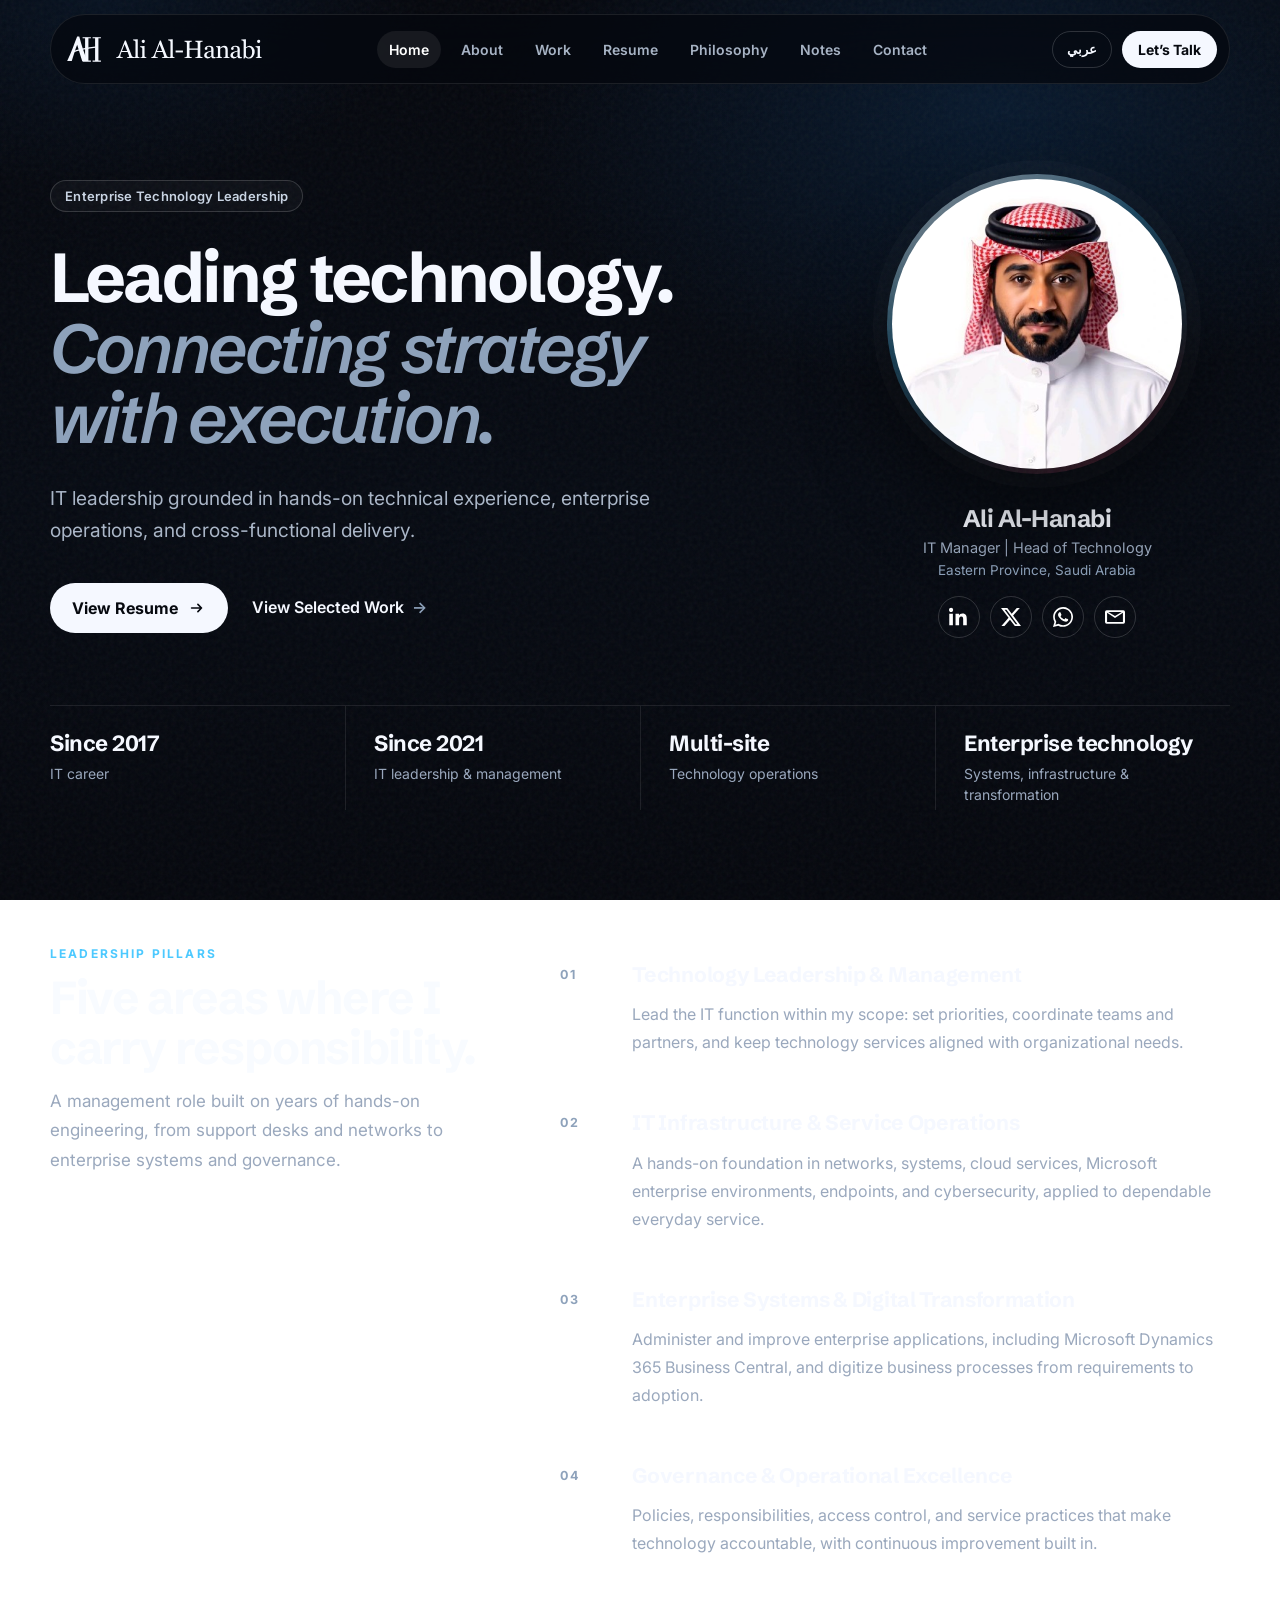
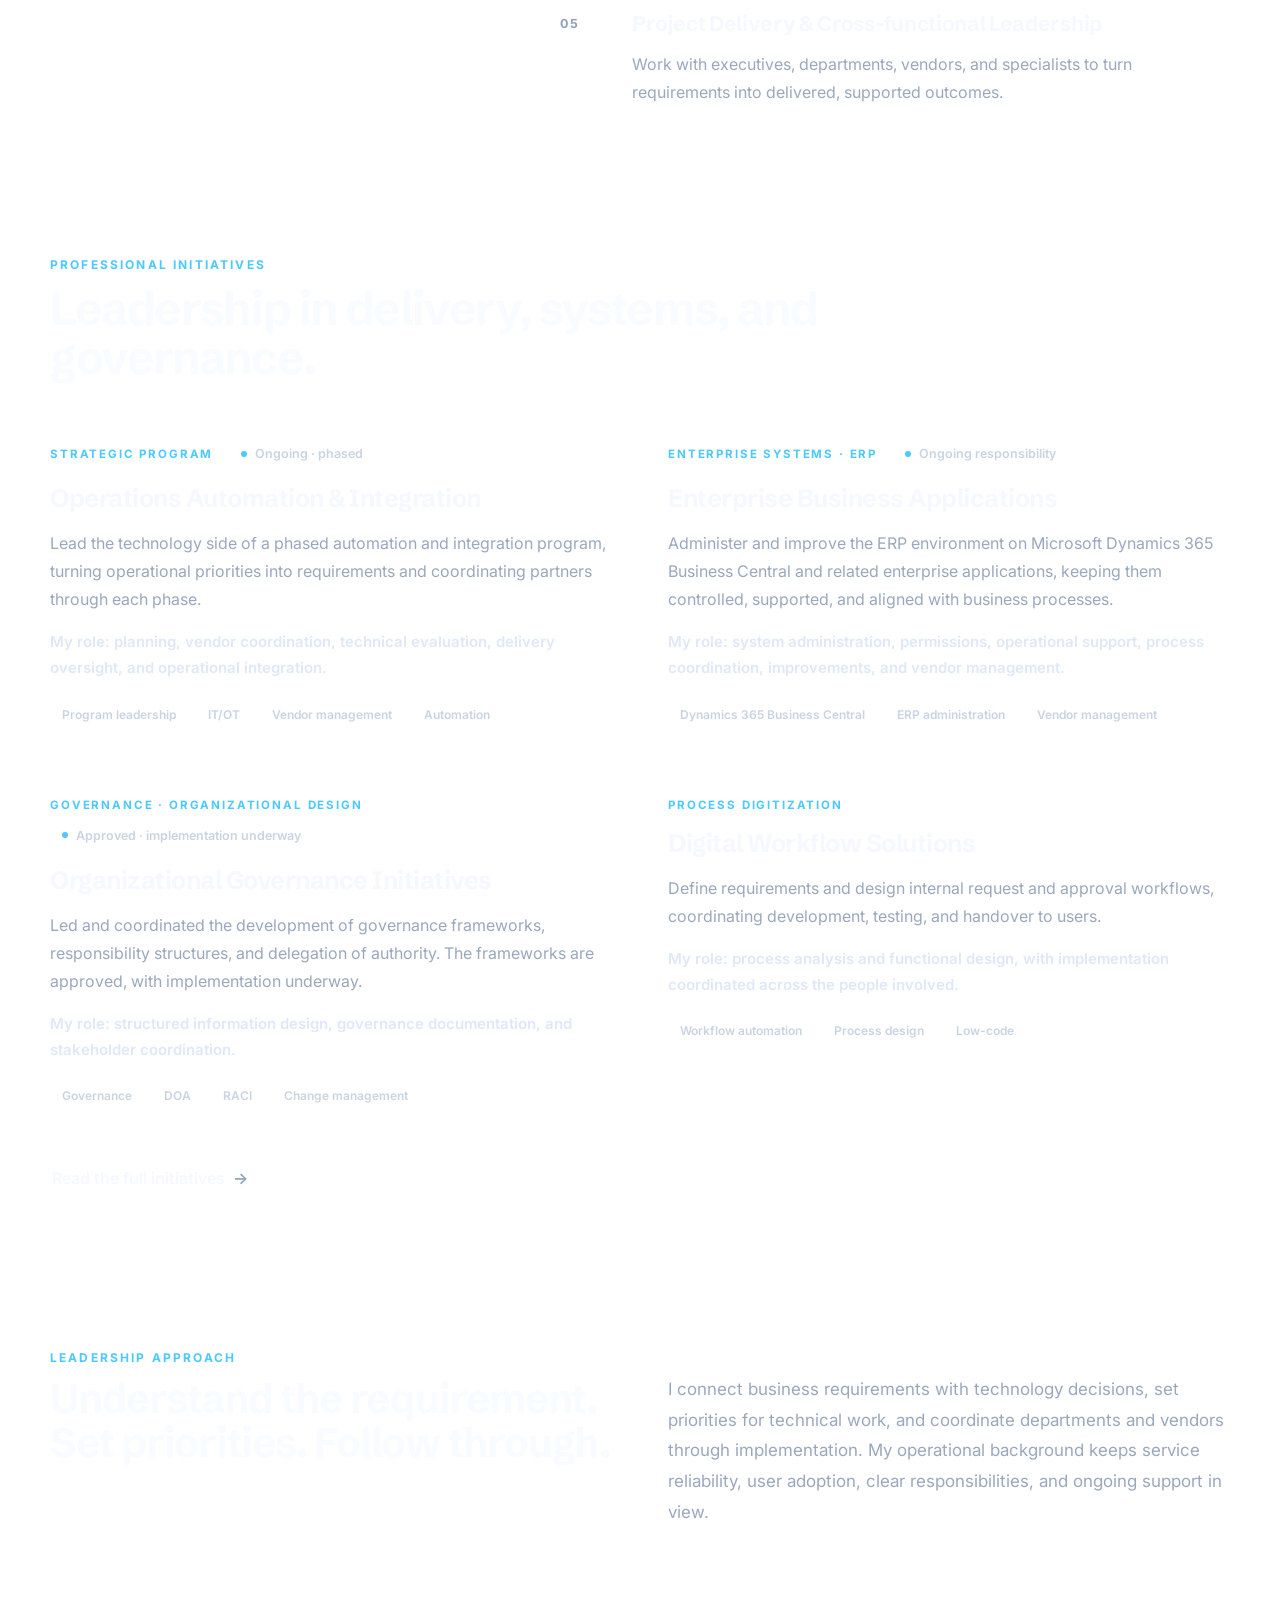
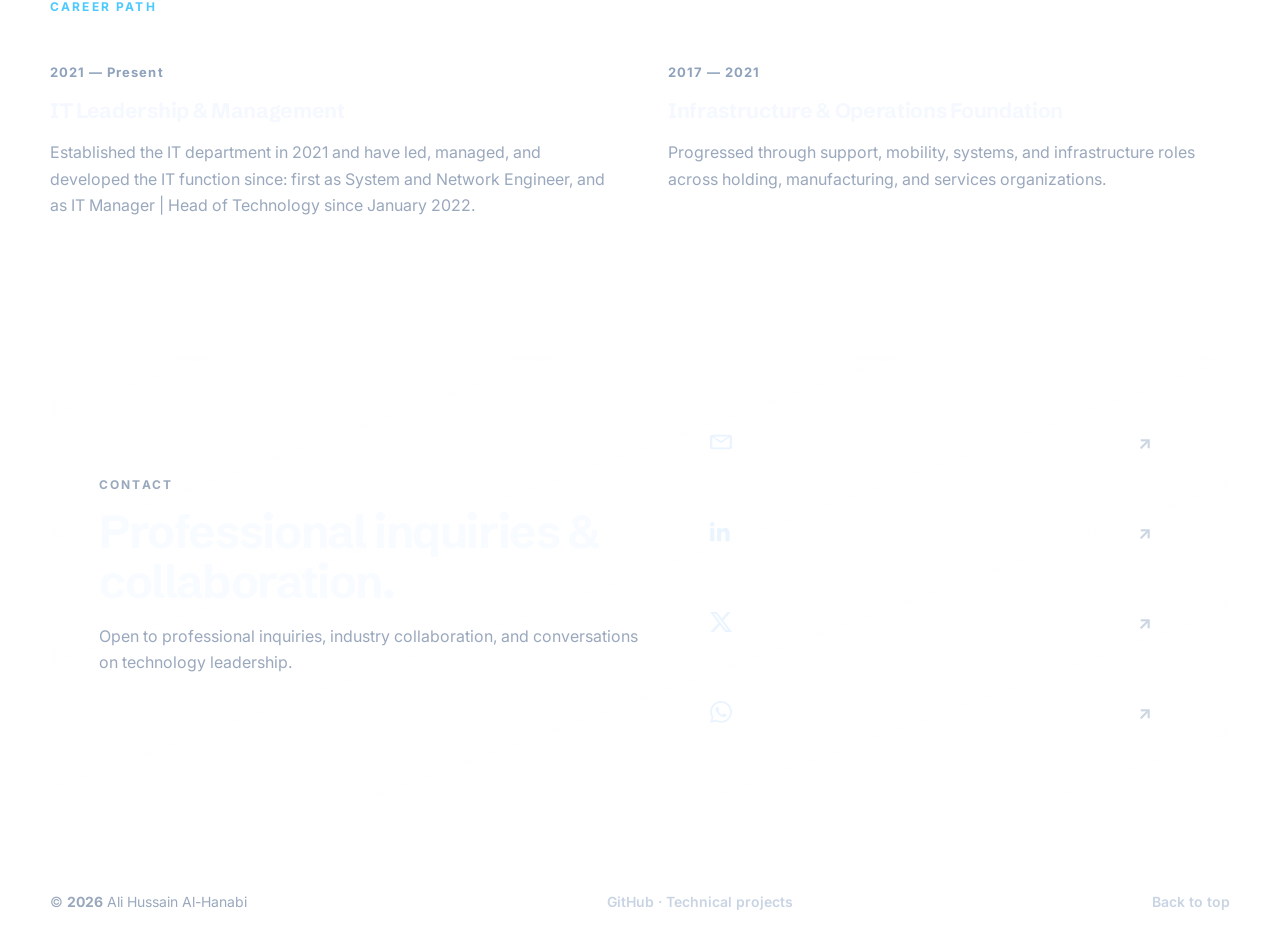
<file: index.html>
<!doctype html>
<html lang="en" dir="ltr">
<head>
  <meta charset="utf-8" />
  <meta name="viewport" content="width=device-width, initial-scale=1" />
  <script>(function(d){d.classList.add('js');if('IntersectionObserver' in window){d.classList.add('js-reveal');setTimeout(function(){if(!d.classList.contains('reveal-ready'))d.classList.remove('js-reveal');},4000);}})(document.documentElement);</script>
  <title>Ali Al-Hanabi | IT Manager &amp; Head of Technology, Saudi Arabia</title>
  <meta name="description" content="Ali Al-Hanabi is an IT Manager and Head of Technology in Saudi Arabia&#x27;s Eastern Province, leading technology strategy, IT operations, enterprise infrastructure, governance, cybersecurity, and digital transformation." />
  <meta name="keywords" content="Ali Al-Hanabi, Ali Hussain Al-Hanabi, Ali Alhanabi, علي الحنابي, علي حسين الحنابي, IT Manager, Head of Technology, IT Leadership, Technology Strategy, Digital Transformation, IT Operations, IT Governance, Cybersecurity, Enterprise Infrastructure, ERP, Saudi Arabia, Eastern Province" />
  <meta name="author" content="Ali Hussain Al-Hanabi" />
  <meta name="robots" content="index, follow, max-image-preview:large, max-snippet:-1, max-video-preview:-1" />
  <meta name="theme-color" content="#07111f" />
  <link rel="icon" href="favicon.ico?v=signature-b" sizes="any" />
  <link rel="icon" type="image/svg+xml" href="assets/favicon.svg?v=signature-b" />
  <link rel="icon" type="image/png" sizes="32x32" href="assets/favicon-32x32.png?v=signature-b" />
  <link rel="icon" type="image/png" sizes="16x16" href="assets/favicon-16x16.png?v=signature-b" />
  <link rel="apple-touch-icon" sizes="180x180" href="assets/apple-touch-icon.png?v=signature-b" />
  <link rel="manifest" href="site.webmanifest?v=signature-b" />
  <meta name="msapplication-TileColor" content="#07111f" />
  <link rel="canonical" href="https://www.alhanabi.com/" />
  <link rel="alternate" hreflang="en" href="https://www.alhanabi.com/" />
  <link rel="alternate" hreflang="ar" href="https://www.alhanabi.com/" />
  <link rel="alternate" hreflang="x-default" href="https://www.alhanabi.com/" />
  <meta property="og:site_name" content="Ali Al-Hanabi | IT Leadership" />
  <meta property="og:title" content="Ali Al-Hanabi | IT Manager &amp; Head of Technology, Saudi Arabia" />
  <meta property="og:description" content="Ali Al-Hanabi is an IT Manager and Head of Technology in Saudi Arabia&#x27;s Eastern Province, leading technology strategy, IT operations, enterprise infrastructure, governance, cybersecurity, and digital transformation." />
  <meta property="og:type" content="profile" />
  <meta property="og:url" content="https://www.alhanabi.com/" />
  <meta property="og:image" content="https://www.alhanabi.com/assets/og-image.jpg" />
  <meta property="og:image:type" content="image/jpeg" />
  <meta property="og:image:width" content="1200" />
  <meta property="og:image:height" content="630" />
  <meta property="og:image:alt" content="Ali Al-Hanabi, Enterprise Technology Leadership: Leading technology. Connecting strategy with execution." />
  <meta property="og:locale" content="en_US" />
  <meta property="og:locale:alternate" content="ar_SA" />
  <meta name="twitter:card" content="summary_large_image" />
  <meta name="twitter:site" content="@alihalhanabi" />
  <meta name="twitter:creator" content="@alihalhanabi" />
  <meta name="twitter:title" content="Ali Al-Hanabi | IT Manager &amp; Head of Technology, Saudi Arabia" />
  <meta name="twitter:description" content="Ali Al-Hanabi is an IT Manager and Head of Technology in Saudi Arabia&#x27;s Eastern Province, leading technology strategy, IT operations, enterprise infrastructure, governance, cybersecurity, and digital transformation." />
  <meta name="twitter:image" content="https://www.alhanabi.com/assets/og-image.jpg" />
  <meta name="twitter:image:alt" content="Ali Al-Hanabi, Enterprise Technology Leadership: Leading technology. Connecting strategy with execution." />
  <script type="application/ld+json">{"@context":"https://schema.org","@graph":[{"@type":"Person","@id":"https://www.alhanabi.com/#person","name":"Ali Al-Hanabi","alternateName":["Ali Hussain Al-Hanabi","Ali Alhanabi","Ali Hussain Alhanabi","علي حسين الحنابي","علي الحنابي"],"jobTitle":["IT Manager","Head of Technology"],"url":"https://www.alhanabi.com/","email":"ali@alhanabi.com","image":"https://www.alhanabi.com/assets/profile.jpg","address":{"@type":"PostalAddress","addressRegion":"Eastern Province","addressCountry":"SA"},"sameAs":["https://www.linkedin.com/in/ali-al-hanabi-09a138151/","https://x.com/alihalhanabi","https://github.com/abu3lhassan"],"knowsAbout":["IT strategy","IT leadership","digital transformation","IT operations","IT service management","IT governance","cybersecurity","enterprise infrastructure","cloud platforms","ERP and enterprise applications","business continuity","technology project management","vendor management"]},{"@type":"WebSite","@id":"https://www.alhanabi.com/#website","url":"https://www.alhanabi.com/","name":"Ali Al-Hanabi | IT Leadership","publisher":{"@id":"https://www.alhanabi.com/#person"},"inLanguage":["en","ar"]},{"@type":"WebPage","@id":"https://www.alhanabi.com/#webpage","url":"https://www.alhanabi.com/","name":"Ali Al-Hanabi | IT Manager & Head of Technology, Saudi Arabia","description":"Ali Al-Hanabi is an IT Manager and Head of Technology in Saudi Arabia's Eastern Province, leading technology strategy, IT operations, enterprise infrastructure, governance, cybersecurity, and digital transformation.","isPartOf":{"@id":"https://www.alhanabi.com/#website"},"about":{"@id":"https://www.alhanabi.com/#person"},"primaryImageOfPage":{"@type":"ImageObject","url":"https://www.alhanabi.com/assets/profile.jpg"},"inLanguage":["en","ar"]}]}</script>
  <link rel="preconnect" href="https://fonts.googleapis.com">
  <link rel="preconnect" href="https://fonts.gstatic.com" crossorigin>
  <link href="https://fonts.googleapis.com/css2?family=Inter:wght@400;500;600;700;800;900&family=Schibsted+Grotesk:ital,wght@0,500;0,600;0,700;0,800;1,500;1,600;1,700&family=Tajawal:wght@400;500;700;800;900&display=swap" rel="stylesheet">
  <link rel="stylesheet" href="styles.css" />
  <script src="profile-data.js"></script>
</head>
<body>
  <div class="noise"></div>
  <div class="cursor-glow" id="cursorGlow"></div>

  <header class="site-header" id="top">
    <a class="brand signature-brand" href="index.html" aria-label="Ali Al-Hanabi home" data-i18n-aria-label="home_label">
      <img class="signature-monogram" src="assets/signature-executive-monogram.svg" width="40" height="40" alt="" aria-hidden="true"><img class="signature-wordmark" src="assets/signature-executive-wordmark.svg" width="148" height="23" alt="Ali Al-Hanabi"><span class="brand-context" data-i18n="brand_descriptor">IT Leadership</span>
    </a>
    <button class="mobile-nav-toggle" id="mobileNavToggle" type="button" aria-controls="primaryNav" aria-label="Open navigation" aria-expanded="false"><span></span><span></span><span></span></button>
    <nav class="nav" id="primaryNav" aria-label="Primary navigation" data-i18n-aria-label="nav_label">
      <a data-i18n="nav_home" href="index.html" aria-current="page">Home</a>
      <a data-i18n="nav_about" href="about.html">About</a>
      <a data-i18n="nav_work" href="work.html">Work</a>
      <a data-i18n="nav_resume" href="resume.html">Resume</a>
      <a data-i18n="nav_philosophy" href="philosophy.html">Philosophy</a>
      <a data-i18n="nav_notes" href="notes.html">Notes</a>
      <a data-i18n="nav_contact" href="contact.html">Contact</a>
    </nav>
    <div class="header-actions">
      <button class="lang-toggle" id="langToggle" type="button">عربي</button>
      <a class="magnetic-btn small" href="contact.html"><span data-i18n="lets_talk">Let’s Talk</span></a>
    </div>
  </header>

  <main>
    <section class="hero section-shell">
      <div class="hero-grid">
        <div class="hero-copy reveal">
          <p class="hero-tag"><span data-i18n="eyebrow">Enterprise Technology Leadership</span></p>
          <h1><span class="visually-hidden"><span id="heroName">Ali Al-Hanabi</span>, </span><span class="hero-line" data-i18n="hero_line">Leading technology.</span> <em data-i18n="hero_line_2">Connecting strategy with execution.</em></h1>
          <p class="hero-statement" data-i18n="hero_statement">IT leadership grounded in hands-on technical experience, enterprise operations, and cross-functional delivery.</p>
          <div class="hero-actions">
            <a class="magnetic-btn" href="resume.html"><span data-i18n="view_resume">View Resume</span><svg class="btn-arrow" viewBox="0 0 20 20" aria-hidden="true" focusable="false"><path d="M4 10h11m-4-4 4 4-4 4" fill="none" stroke="currentColor" stroke-width="1.8" stroke-linecap="round" stroke-linejoin="round"/></svg></a>
            <a class="text-link" href="work.html"><span data-i18n="view_work">View Selected Work</span></a>
          </div>
        </div>
        <aside class="hero-portrait reveal delay-1" aria-label="Professional profile" data-i18n-aria-label="profile_label">
          <div class="profile-orb has-photo" id="profileOrb"><img id="profilePhoto" src="assets/profile.jpg" width="400" height="400" alt="Ali Al-Hanabi profile photo"><span>AA</span></div>
          <div class="portrait-caption">
            <h2 id="cardName">Ali Al-Hanabi</h2>
            <p id="cardTitle">IT Manager | Head of Technology</p>
            <p class="portrait-location" id="heroLocation">Eastern Province, Saudi Arabia</p>
            <div class="social-strip" id="heroSocial">
              <a class="icon-btn" href="https://www.linkedin.com/in/ali-al-hanabi-09a138151/" target="_blank" rel="noopener" aria-label="LinkedIn profile"><svg viewBox="0 0 24 24"><path d="M4.98 3.5C4.98 4.88 3.86 6 2.5 6S0 4.88 0 3.5 1.12 1 2.5 1s2.48 1.12 2.48 2.5zM.34 8h4.32v14H.34V8zm7.5 0h4.14v1.92h.06c.58-1.1 1.99-2.26 4.1-2.26 4.38 0 5.19 2.88 5.19 6.63V22h-4.32v-6.84c0-1.63-.03-3.73-2.27-3.73-2.27 0-2.62 1.77-2.62 3.61V22H7.84V8z"/></svg></a>
              <a class="icon-btn" href="https://x.com/alihalhanabi" target="_blank" rel="noopener" aria-label="X profile"><svg viewBox="0 0 24 24"><path d="M18.9 1.15h3.68l-8.04 9.19L24 22.85h-7.41l-5.8-7.58-6.64 7.58H.47l8.6-9.83L0 1.15h7.6l5.24 6.93 6.06-6.93Zm-1.29 19.5h2.04L6.49 3.24H4.3l13.31 17.41Z"/></svg></a>
              <a class="icon-btn" href="https://wa.me/966578535751" target="_blank" rel="noopener" aria-label="Contact on WhatsApp"><svg viewBox="0 0 24 24"><path d="M20.52 3.45A11.84 11.84 0 0 0 12.08 0C5.51 0 .16 5.35.16 11.92c0 2.1.55 4.15 1.6 5.95L0 24l6.3-1.65a11.9 11.9 0 0 0 5.78 1.47h.01c6.57 0 11.92-5.35 11.92-11.92 0-3.18-1.24-6.17-3.49-8.45ZM12.09 21.8h-.01a9.9 9.9 0 0 1-5.05-1.38l-.36-.21-3.74.98 1-3.64-.24-.37a9.87 9.87 0 0 1-1.52-5.25c0-5.46 4.45-9.9 9.92-9.9a9.85 9.85 0 0 1 7 2.9 9.84 9.84 0 0 1 2.9 7c0 5.46-4.44 9.9-9.9 9.9Zm5.43-7.42c-.3-.15-1.76-.87-2.03-.97-.27-.1-.47-.15-.67.15-.2.3-.77.97-.94 1.17-.17.2-.35.22-.64.07-.3-.15-1.25-.46-2.39-1.47-.88-.79-1.48-1.76-1.65-2.06-.17-.3-.02-.46.13-.61.13-.13.3-.35.45-.52.15-.17.2-.3.3-.5.1-.2.05-.37-.02-.52-.07-.15-.67-1.62-.92-2.22-.24-.58-.49-.5-.67-.51h-.57c-.2 0-.52.07-.79.37-.27.3-1.04 1.02-1.04 2.49s1.07 2.89 1.22 3.08c.15.2 2.1 3.2 5.08 4.49.71.31 1.27.49 1.7.62.72.23 1.37.2 1.88.12.57-.09 1.76-.72 2.01-1.42.25-.7.25-1.29.17-1.42-.07-.12-.27-.2-.57-.35Z"/></svg></a>
              <a class="icon-btn" href="mailto:ali@alhanabi.com" target="_blank" rel="noopener" aria-label="Email Ali Al-Hanabi"><svg viewBox="0 0 24 24"><path d="M2 4h20a2 2 0 0 1 2 2v12a2 2 0 0 1-2 2H2a2 2 0 0 1-2-2V6a2 2 0 0 1 2-2Zm10 9.25L2.5 6.8V18h19V6.8L12 13.25Zm0-2.4L20.1 6H3.9L12 10.85Z"/></svg></a>
            </div>
          </div>
        </aside>
      </div>
      <dl class="metric-row" id="metrics" aria-label="Professional summary" data-i18n-aria-label="proof_label">
        <div class="metric-card"><dt>Since 2017</dt><dd>IT career</dd></div>
        <div class="metric-card"><dt>Since 2021</dt><dd>IT leadership &amp; management</dd></div>
        <div class="metric-card"><dt>Multi-site</dt><dd>Technology operations</dd></div>
        <div class="metric-card"><dt>Enterprise technology</dt><dd>Systems, infrastructure &amp; transformation</dd></div>
      </dl>
    </section>

    <section class="section-shell pillars-section" id="expertise">
      <div class="section-heading reveal">
        <p data-i18n="expertise_kicker">Leadership pillars</p>
        <h2 data-i18n="expertise_title">Five areas where I carry responsibility.</h2>
        <p class="section-lead" data-i18n="expertise_lead">A management role built on years of hands-on engineering, from support desks and networks to enterprise systems and governance.</p>
      </div>
      <ol class="pillar-list" id="strengths">
        <li class="pillar reveal"><span class="pillar-num" aria-hidden="true">01</span><h3>Technology Leadership &amp; Management</h3><p>Lead the IT function within my scope: set priorities, coordinate teams and partners, and keep technology services aligned with organizational needs.</p></li>
        <li class="pillar reveal"><span class="pillar-num" aria-hidden="true">02</span><h3>IT Infrastructure &amp; Service Operations</h3><p>A hands-on foundation in networks, systems, cloud services, Microsoft enterprise environments, endpoints, and cybersecurity, applied to dependable everyday service.</p></li>
        <li class="pillar reveal"><span class="pillar-num" aria-hidden="true">03</span><h3>Enterprise Systems &amp; Digital Transformation</h3><p>Administer and improve enterprise applications, including Microsoft Dynamics 365 Business Central, and digitize business processes from requirements to adoption.</p></li>
        <li class="pillar reveal"><span class="pillar-num" aria-hidden="true">04</span><h3>Governance &amp; Operational Excellence</h3><p>Policies, responsibilities, access control, and service practices that make technology accountable, with continuous improvement built in.</p></li>
        <li class="pillar reveal"><span class="pillar-num" aria-hidden="true">05</span><h3>Project Delivery &amp; Cross-functional Leadership</h3><p>Work with executives, departments, vendors, and specialists to turn requirements into delivered, supported outcomes.</p></li>
      </ol>
    </section>

    <section class="section-shell" id="work">
      <div class="section-heading wide reveal">
        <p data-i18n="work_kicker">Professional initiatives</p>
        <h2 data-i18n="work_title">Leadership in delivery, systems, and governance.</h2>
      </div>
      <div class="project-grid" id="projects">
        <article class="project-card reveal"><div class="initiative-meta"><span class="tag">Strategic program</span><span class="status-chip">Ongoing · phased</span></div><h3>Operations Automation &amp; Integration</h3><p>Lead the technology side of a phased automation and integration program, turning operational priorities into requirements and coordinating partners through each phase.</p><p class="impact-text">My role: planning, vendor coordination, technical evaluation, delivery oversight, and operational integration.</p><div class="stack"><span>Program leadership</span><span>IT/OT</span><span>Vendor management</span><span>Automation</span></div></article>
        <article class="project-card reveal"><div class="initiative-meta"><span class="tag">Enterprise systems · ERP</span><span class="status-chip">Ongoing responsibility</span></div><h3>Enterprise Business Applications</h3><p>Administer and improve the ERP environment on Microsoft Dynamics 365 Business Central and related enterprise applications, keeping them controlled, supported, and aligned with business processes.</p><p class="impact-text">My role: system administration, permissions, operational support, process coordination, improvements, and vendor management.</p><div class="stack"><span>Dynamics 365 Business Central</span><span>ERP administration</span><span>Vendor management</span></div></article>
        <article class="project-card reveal"><div class="initiative-meta"><span class="tag">Governance · Organizational design</span><span class="status-chip">Approved · implementation underway</span></div><h3>Organizational Governance Initiatives</h3><p>Led and coordinated the development of governance frameworks, responsibility structures, and delegation of authority. The frameworks are approved, with implementation underway.</p><p class="impact-text">My role: structured information design, governance documentation, and stakeholder coordination.</p><div class="stack"><span>Governance</span><span>DOA</span><span>RACI</span><span>Change management</span></div></article>
        <article class="project-card reveal"><div class="initiative-meta"><span class="tag">Process digitization</span></div><h3>Digital Workflow Solutions</h3><p>Define requirements and design internal request and approval workflows, coordinating development, testing, and handover to users.</p><p class="impact-text">My role: process analysis and functional design, with implementation coordinated across the people involved.</p><div class="stack"><span>Workflow automation</span><span>Process design</span><span>Low-code</span></div></article>
      </div>
      <p class="section-cta"><a class="text-link" href="work.html"><span data-i18n="more_work">Read the full initiatives</span></a></p>
    </section>

    <section class="section-shell impact-section" id="impact">
      <div class="impact-panel reveal">
        <div>
          <p class="section-kicker" data-i18n="impact_kicker">Leadership approach</p>
          <h2 data-i18n="impact_title">Understand the requirement. Set priorities. Follow through.</h2>
        </div>
        <div class="impact-copy">
          <p data-i18n="impact_text">I connect business requirements with technology decisions, set priorities for technical work, and coordinate departments and vendors through implementation. My operational background keeps service reliability, user adoption, clear responsibilities, and ongoing support in view.</p>
        </div>
      </div>
      <p class="section-kicker timeline-kicker" data-i18n="career_kicker">Career path</p>
      <div class="timeline" id="timeline">
        <article class="timeline-item reveal"><strong>2021 — Present</strong><h3>IT Leadership &amp; Management</h3><p>Established the IT department in 2021 and have led, managed, and developed the IT function since: first as System and Network Engineer, and as IT Manager | Head of Technology since January 2022.</p></article>
        <article class="timeline-item reveal"><strong>2017 — 2021</strong><h3>Infrastructure &amp; Operations Foundation</h3><p>Progressed through support, mobility, systems, and infrastructure roles across holding, manufacturing, and services organizations.</p></article>
      </div>
    </section>

    <section class="section-shell contact-section" id="contact">
      <div class="contact-card reveal">
        <div>
          <p class="section-kicker" data-i18n="contact_kicker">Contact</p>
          <h2 data-i18n="contact_title">Professional inquiries &amp; collaboration.</h2>
          <p id="availability">Open to professional inquiries, industry collaboration, and conversations on technology leadership.</p>
        </div>
        <div class="contact-actions" id="contactActions">
          <a class="contact-link" href="mailto:ali@alhanabi.com" target="_blank" rel="noopener" aria-label="Email Ali Al-Hanabi"><span class="contact-icon"><svg viewBox="0 0 24 24"><path d="M2 4h20a2 2 0 0 1 2 2v12a2 2 0 0 1-2 2H2a2 2 0 0 1-2-2V6a2 2 0 0 1 2-2Zm10 9.25L2.5 6.8V18h19V6.8L12 13.25Zm0-2.4L20.1 6H3.9L12 10.85Z"/></svg></span><b class="contact-value" dir="ltr">ali@alhanabi.com</b><span class="contact-arrow">↗</span></a>
          <a class="contact-link" href="https://www.linkedin.com/in/ali-al-hanabi-09a138151/" target="_blank" rel="noopener" aria-label="LinkedIn profile"><span class="contact-icon"><svg viewBox="0 0 24 24"><path d="M4.98 3.5C4.98 4.88 3.86 6 2.5 6S0 4.88 0 3.5 1.12 1 2.5 1s2.48 1.12 2.48 2.5zM.34 8h4.32v14H.34V8zm7.5 0h4.14v1.92h.06c.58-1.1 1.99-2.26 4.1-2.26 4.38 0 5.19 2.88 5.19 6.63V22h-4.32v-6.84c0-1.63-.03-3.73-2.27-3.73-2.27 0-2.62 1.77-2.62 3.61V22H7.84V8z"/></svg></span><b class="contact-value" dir="ltr">ali-al-hanabi</b><span class="contact-arrow">↗</span></a>
          <a class="contact-link" href="https://x.com/alihalhanabi" target="_blank" rel="noopener" aria-label="X profile"><span class="contact-icon"><svg viewBox="0 0 24 24"><path d="M18.9 1.15h3.68l-8.04 9.19L24 22.85h-7.41l-5.8-7.58-6.64 7.58H.47l8.6-9.83L0 1.15h7.6l5.24 6.93 6.06-6.93Zm-1.29 19.5h2.04L6.49 3.24H4.3l13.31 17.41Z"/></svg></span><b class="contact-value" dir="ltr">@alihalhanabi</b><span class="contact-arrow">↗</span></a>
          <a class="contact-link" href="https://wa.me/966578535751" target="_blank" rel="noopener" aria-label="Contact on WhatsApp"><span class="contact-icon"><svg viewBox="0 0 24 24"><path d="M20.52 3.45A11.84 11.84 0 0 0 12.08 0C5.51 0 .16 5.35.16 11.92c0 2.1.55 4.15 1.6 5.95L0 24l6.3-1.65a11.9 11.9 0 0 0 5.78 1.47h.01c6.57 0 11.92-5.35 11.92-11.92 0-3.18-1.24-6.17-3.49-8.45ZM12.09 21.8h-.01a9.9 9.9 0 0 1-5.05-1.38l-.36-.21-3.74.98 1-3.64-.24-.37a9.87 9.87 0 0 1-1.52-5.25c0-5.46 4.45-9.9 9.92-9.9a9.85 9.85 0 0 1 7 2.9 9.84 9.84 0 0 1 2.9 7c0 5.46-4.44 9.9-9.9 9.9Zm5.43-7.42c-.3-.15-1.76-.87-2.03-.97-.27-.1-.47-.15-.67.15-.2.3-.77.97-.94 1.17-.17.2-.35.22-.64.07-.3-.15-1.25-.46-2.39-1.47-.88-.79-1.48-1.76-1.65-2.06-.17-.3-.02-.46.13-.61.13-.13.3-.35.45-.52.15-.17.2-.3.3-.5.1-.2.05-.37-.02-.52-.07-.15-.67-1.62-.92-2.22-.24-.58-.49-.5-.67-.51h-.57c-.2 0-.52.07-.79.37-.27.3-1.04 1.02-1.04 2.49s1.07 2.89 1.22 3.08c.15.2 2.1 3.2 5.08 4.49.71.31 1.27.49 1.7.62.72.23 1.37.2 1.88.12.57-.09 1.76-.72 2.01-1.42.25-.7.25-1.29.17-1.42-.07-.12-.27-.2-.57-.35Z"/></svg></span><b class="contact-value" dir="ltr">+966 57 853 5751</b><span class="contact-arrow">↗</span></a>
        </div>
      </div>
    </section>
  </main>

  <footer class="footer">
    <span>© <b id="year">2026</b> <span data-i18n="footer_name">Ali Hussain Al-Hanabi</span></span>
    <a href="https://github.com/abu3lhassan" target="_blank" rel="noopener" data-i18n="github_link">GitHub · Technical projects</a>
    <a href="#top" data-i18n="back_top">Back to top</a>
  </footer>

  <script src="script.js"></script>
  <script>
    // Mobile navigation controller
    (() => {
      const btn = document.getElementById('mobileNavToggle');
      const nav = document.querySelector('.site-header .nav');
      if (!btn || !nav) return;
      const close = () => { nav.classList.remove('nav-open'); btn.classList.remove('is-open'); btn.setAttribute('aria-expanded', 'false'); btn.setAttribute('aria-label', document.documentElement.lang === 'ar' ? 'فتح قائمة التنقل' : 'Open navigation'); };
      btn.addEventListener('click', () => {
        const open = nav.classList.toggle('nav-open');
        btn.classList.toggle('is-open', open);
        btn.setAttribute('aria-expanded', String(open));
        btn.setAttribute('aria-label', document.documentElement.lang === 'ar' ? (open ? 'إغلاق قائمة التنقل' : 'فتح قائمة التنقل') : (open ? 'Close navigation' : 'Open navigation'));
      });
      nav.querySelectorAll('a').forEach(a => a.addEventListener('click', close));
      window.addEventListener('resize', () => { if (window.innerWidth > 920) close(); });
      document.addEventListener('keydown', e => { if (e.key === 'Escape') close(); });
    })();
  </script>
</body>
</html>
</file>
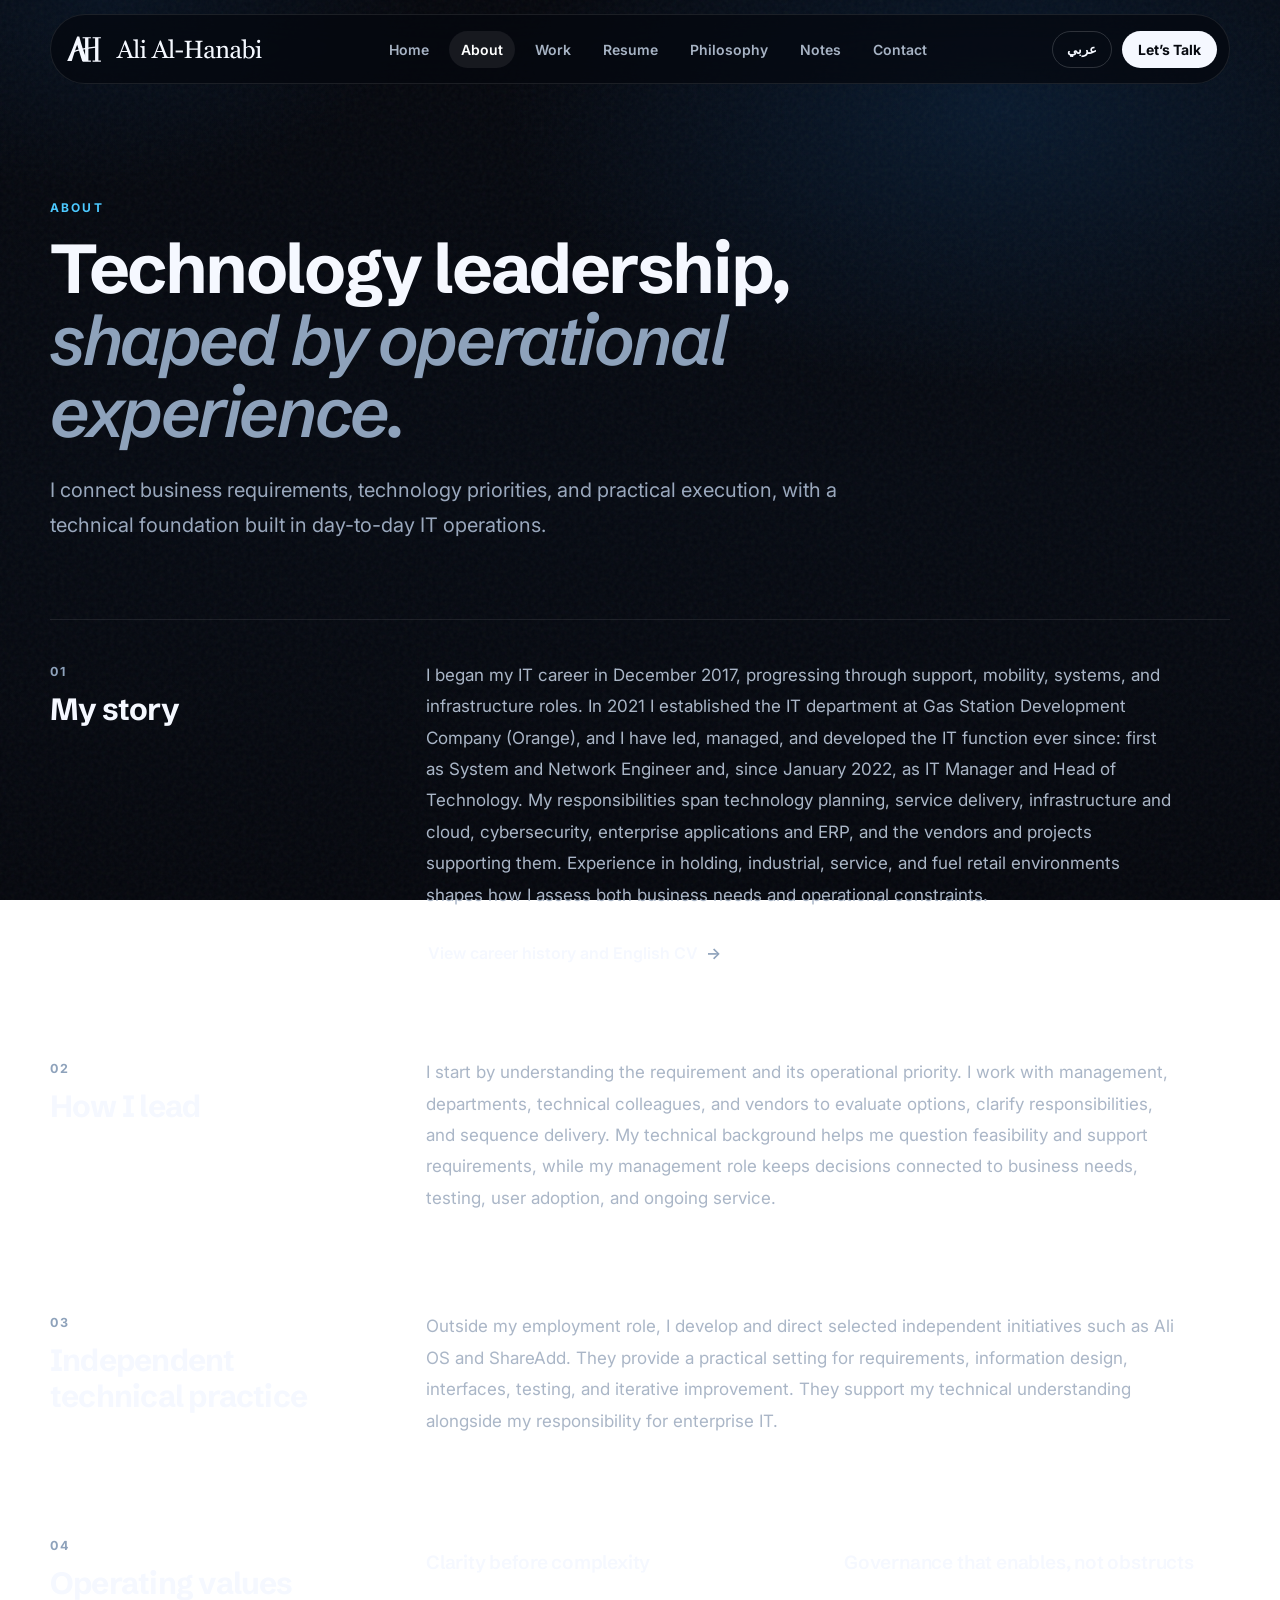
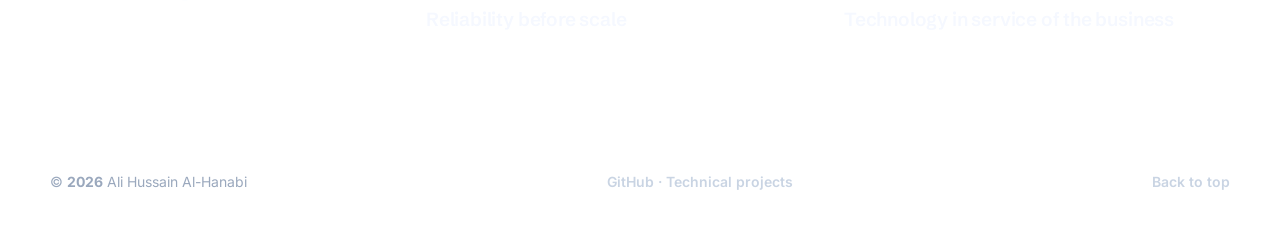
<file: about.html>
<!doctype html>
<html lang="en" dir="ltr">
<head>
  <meta charset="utf-8" />
  <meta name="viewport" content="width=device-width, initial-scale=1" />
  <script>(function(d){d.classList.add('js');if('IntersectionObserver' in window){d.classList.add('js-reveal');setTimeout(function(){if(!d.classList.contains('reveal-ready'))d.classList.remove('js-reveal');},4000);}})(document.documentElement);</script>
  <title>About Ali Al-Hanabi | IT Leadership &amp; Technology Strategy</title>
  <meta name="description" content="Ali Al-Hanabi leads enterprise technology as a business function: IT strategy, operations, infrastructure and cloud, cybersecurity, governance, and enterprise applications." />
  <meta name="keywords" content="Ali Al-Hanabi, Ali Hussain Al-Hanabi, Ali Alhanabi, علي الحنابي, علي حسين الحنابي, IT Manager, Head of Technology, IT Leadership, Technology Strategy, Digital Transformation, IT Operations, IT Governance, Cybersecurity, Enterprise Infrastructure, ERP, Saudi Arabia, Eastern Province" />
  <meta name="author" content="Ali Hussain Al-Hanabi" />
  <meta name="robots" content="index, follow, max-image-preview:large, max-snippet:-1, max-video-preview:-1" />
  <meta name="theme-color" content="#07111f" />
  <link rel="icon" href="favicon.ico?v=signature-b" sizes="any" />
  <link rel="icon" type="image/svg+xml" href="assets/favicon.svg?v=signature-b" />
  <link rel="icon" type="image/png" sizes="32x32" href="assets/favicon-32x32.png?v=signature-b" />
  <link rel="icon" type="image/png" sizes="16x16" href="assets/favicon-16x16.png?v=signature-b" />
  <link rel="apple-touch-icon" sizes="180x180" href="assets/apple-touch-icon.png?v=signature-b" />
  <link rel="manifest" href="site.webmanifest?v=signature-b" />
  <meta name="msapplication-TileColor" content="#07111f" />
  <link rel="canonical" href="https://www.alhanabi.com/about.html" />
  <link rel="alternate" hreflang="en" href="https://www.alhanabi.com/about.html" />
  <link rel="alternate" hreflang="ar" href="https://www.alhanabi.com/about.html" />
  <link rel="alternate" hreflang="x-default" href="https://www.alhanabi.com/about.html" />
  <meta property="og:site_name" content="Ali Al-Hanabi | IT Leadership" />
  <meta property="og:title" content="About Ali Al-Hanabi | IT Leadership &amp; Technology Strategy" />
  <meta property="og:description" content="Ali Al-Hanabi leads enterprise technology as a business function: IT strategy, operations, infrastructure and cloud, cybersecurity, governance, and enterprise applications." />
  <meta property="og:type" content="article" />
  <meta property="og:url" content="https://www.alhanabi.com/about.html" />
  <meta property="og:image" content="https://www.alhanabi.com/assets/og-image.jpg" />
  <meta property="og:image:type" content="image/jpeg" />
  <meta property="og:image:width" content="1200" />
  <meta property="og:image:height" content="630" />
  <meta property="og:image:alt" content="Ali Al-Hanabi, Enterprise Technology Leadership: Leading technology. Connecting strategy with execution." />
  <meta property="og:locale" content="en_US" />
  <meta property="og:locale:alternate" content="ar_SA" />
  <meta name="twitter:card" content="summary_large_image" />
  <meta name="twitter:site" content="@alihalhanabi" />
  <meta name="twitter:creator" content="@alihalhanabi" />
  <meta name="twitter:title" content="About Ali Al-Hanabi | IT Leadership &amp; Technology Strategy" />
  <meta name="twitter:description" content="Ali Al-Hanabi leads enterprise technology as a business function: IT strategy, operations, infrastructure and cloud, cybersecurity, governance, and enterprise applications." />
  <meta name="twitter:image" content="https://www.alhanabi.com/assets/og-image.jpg" />
  <meta name="twitter:image:alt" content="Ali Al-Hanabi, Enterprise Technology Leadership: Leading technology. Connecting strategy with execution." />
  <script type="application/ld+json">{"@context":"https://schema.org","@graph":[{"@type":"Person","@id":"https://www.alhanabi.com/#person","name":"Ali Al-Hanabi","alternateName":["Ali Hussain Al-Hanabi","Ali Alhanabi","Ali Hussain Alhanabi","علي حسين الحنابي","علي الحنابي"],"jobTitle":["IT Manager","Head of Technology"],"url":"https://www.alhanabi.com/","email":"ali@alhanabi.com","image":"https://www.alhanabi.com/assets/profile.jpg","address":{"@type":"PostalAddress","addressRegion":"Eastern Province","addressCountry":"SA"},"sameAs":["https://www.linkedin.com/in/ali-al-hanabi-09a138151/","https://x.com/alihalhanabi","https://github.com/abu3lhassan"],"knowsAbout":["IT strategy","IT leadership","digital transformation","IT operations","IT service management","IT governance","cybersecurity","enterprise infrastructure","cloud platforms","ERP and enterprise applications","business continuity","technology project management","vendor management"]},{"@type":"WebSite","@id":"https://www.alhanabi.com/#website","url":"https://www.alhanabi.com/","name":"Ali Al-Hanabi | IT Leadership","publisher":{"@id":"https://www.alhanabi.com/#person"},"inLanguage":["en","ar"]},{"@type":"WebPage","@id":"https://www.alhanabi.com/about.html#webpage","url":"https://www.alhanabi.com/about.html","name":"About Ali Al-Hanabi | IT Leadership & Technology Strategy","description":"Ali Al-Hanabi leads enterprise technology as a business function: IT strategy, operations, infrastructure and cloud, cybersecurity, governance, and enterprise applications.","isPartOf":{"@id":"https://www.alhanabi.com/#website"},"about":{"@id":"https://www.alhanabi.com/#person"},"primaryImageOfPage":{"@type":"ImageObject","url":"https://www.alhanabi.com/assets/profile.jpg"},"inLanguage":["en","ar"]}]}</script>
  <link rel="preconnect" href="https://fonts.googleapis.com">
  <link rel="preconnect" href="https://fonts.gstatic.com" crossorigin>
  <link href="https://fonts.googleapis.com/css2?family=Inter:wght@400;500;600;700;800;900&family=Schibsted+Grotesk:ital,wght@0,500;0,600;0,700;0,800;1,500;1,600;1,700&family=Tajawal:wght@400;500;700;800;900&display=swap" rel="stylesheet">
  <link rel="stylesheet" href="styles.css" />
</head>
<body>
  <div class="noise"></div>
  <div class="cursor-glow" id="cursorGlow"></div>

  <header class="site-header" id="top">
    <a class="brand signature-brand" href="index.html" aria-label="Ali Al-Hanabi home" data-i18n-aria-label="home_label">
      <img class="signature-monogram" src="assets/signature-executive-monogram.svg" width="40" height="40" alt="" aria-hidden="true"><img class="signature-wordmark" src="assets/signature-executive-wordmark.svg" width="148" height="23" alt="Ali Al-Hanabi"><span class="brand-context" data-i18n="brand_descriptor">IT Leadership</span>
    </a>
    <button class="mobile-nav-toggle" id="mobileNavToggle" type="button" aria-controls="primaryNav" aria-label="Open navigation" aria-expanded="false"><span></span><span></span><span></span></button>
    <nav class="nav" id="primaryNav" aria-label="Primary navigation" data-i18n-aria-label="nav_label">
      <a data-i18n="nav_home" href="index.html">Home</a>
      <a data-i18n="nav_about" href="about.html" aria-current="page">About</a>
      <a data-i18n="nav_work" href="work.html">Work</a>
      <a data-i18n="nav_resume" href="resume.html">Resume</a>
      <a data-i18n="nav_philosophy" href="philosophy.html">Philosophy</a>
      <a data-i18n="nav_notes" href="notes.html">Notes</a>
      <a data-i18n="nav_contact" href="contact.html">Contact</a>
    </nav>
    <div class="header-actions">
      <button class="lang-toggle" id="langToggle" type="button">عربي</button>
      <a class="magnetic-btn small" href="contact.html"><span data-i18n="lets_talk">Let’s Talk</span></a>
    </div>
  </header>
  <main class="page-main">
    <section class="section-shell page-hero reveal">
      <p class="section-kicker" data-i18n="about_kicker">About</p>
      <h1><span data-i18n="about_title">Technology leadership,</span> <em data-i18n="about_title_2">shaped by operational experience.</em></h1>
      <p data-i18n="about_lead">I connect business requirements, technology priorities, and practical execution, with a technical foundation built in day-to-day IT operations.</p>
    </section>
    <section class="section-shell editorial-rows">
      <article class="editorial-row reveal"><div class="row-head"><span class="row-num">01</span><h2 data-i18n="about_story_h">My story</h2></div><div class="row-body"><p data-i18n="about_story_p">I began my IT career in December 2017, progressing through support, mobility, systems, and infrastructure roles. In 2021 I established the IT department at Gas Station Development Company (Orange), and I have led, managed, and developed the IT function ever since: first as System and Network Engineer and, since January 2022, as IT Manager and Head of Technology. My responsibilities span technology planning, service delivery, infrastructure and cloud, cybersecurity, enterprise applications and ERP, and the vendors and projects supporting them. Experience in holding, industrial, service, and fuel retail environments shapes how I assess both business needs and operational constraints.</p><a class="text-link" href="resume.html"><span data-i18n="about_resume">View career history and English CV</span></a></div></article>
      <article class="editorial-row reveal"><div class="row-head"><span class="row-num">02</span><h2 data-i18n="about_edge_h">How I lead</h2></div><div class="row-body"><p data-i18n="about_edge_p">I start by understanding the requirement and its operational priority. I work with management, departments, technical colleagues, and vendors to evaluate options, clarify responsibilities, and sequence delivery. My technical background helps me question feasibility and support requirements, while my management role keeps decisions connected to business needs, testing, user adoption, and ongoing service.</p></div></article>
      <article class="editorial-row reveal"><div class="row-head"><span class="row-num">03</span><h2 data-i18n="about_personal_h">Independent technical practice</h2></div><div class="row-body"><p data-i18n="about_personal_p">Outside my employment role, I develop and direct selected independent initiatives such as Ali OS and ShareAdd. They provide a practical setting for requirements, information design, interfaces, testing, and iterative improvement. They support my technical understanding alongside my responsibility for enterprise IT.</p></div></article>
      <article class="editorial-row reveal"><div class="row-head"><span class="row-num">04</span><h2 data-i18n="about_values">Operating values</h2></div><div class="row-body"><ul class="value-inline"><li data-i18n="about_v1">Clarity before complexity</li><li data-i18n="about_v2">Governance that enables, not obstructs</li><li data-i18n="about_v3">Reliability before scale</li><li data-i18n="about_v4">Technology in service of the business</li></ul></div></article>
    </section>
  </main>
  <footer class="footer">
    <span>© <b id="year"></b> <span data-i18n="footer_name">Ali Hussain Al-Hanabi</span></span>
    <a href="https://github.com/abu3lhassan" target="_blank" rel="noopener" data-i18n="github_link">GitHub · Technical projects</a>
    <a href="#top" data-i18n="back_top">Back to top</a>
  </footer>
  <script src="site-pages.js"></script>
  <script>
    // Mobile navigation controller
    (() => {
      const btn = document.getElementById('mobileNavToggle');
      const nav = document.querySelector('.site-header .nav');
      if (!btn || !nav) return;
      const close = () => { nav.classList.remove('nav-open'); btn.classList.remove('is-open'); btn.setAttribute('aria-expanded', 'false'); btn.setAttribute('aria-label', document.documentElement.lang === 'ar' ? 'فتح قائمة التنقل' : 'Open navigation'); };
      btn.addEventListener('click', () => {
        const open = nav.classList.toggle('nav-open');
        btn.classList.toggle('is-open', open);
        btn.setAttribute('aria-expanded', String(open));
        btn.setAttribute('aria-label', document.documentElement.lang === 'ar' ? (open ? 'إغلاق قائمة التنقل' : 'فتح قائمة التنقل') : (open ? 'Close navigation' : 'Open navigation'));
      });
      nav.querySelectorAll('a').forEach(a => a.addEventListener('click', close));
      window.addEventListener('resize', () => { if (window.innerWidth > 920) close(); });
      document.addEventListener('keydown', e => { if (e.key === 'Escape') close(); });
    })();
  </script>
</body>
</html>
</file>
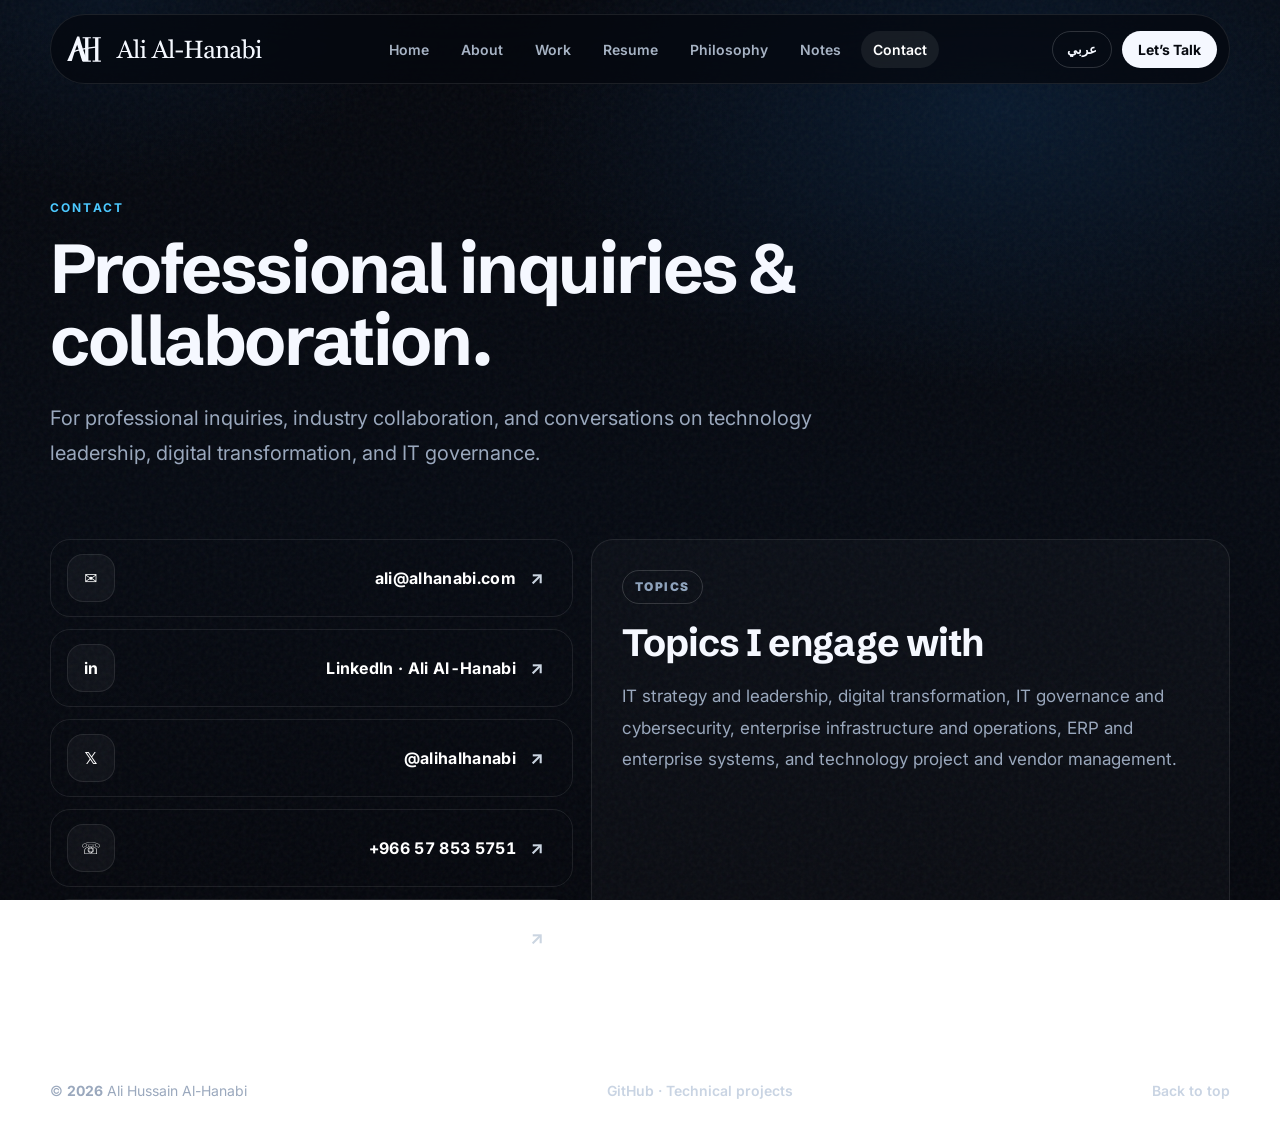
<file: contact.html>
<!doctype html>
<html lang="en" dir="ltr">
<head>
  <meta charset="utf-8" />
  <meta name="viewport" content="width=device-width, initial-scale=1" />
  <script>(function(d){d.classList.add('js');if('IntersectionObserver' in window){d.classList.add('js-reveal');setTimeout(function(){if(!d.classList.contains('reveal-ready'))d.classList.remove('js-reveal');},4000);}})(document.documentElement);</script>
  <title>Contact Ali Al-Hanabi | Professional Inquiries &amp; Collaboration</title>
  <meta name="description" content="Contact Ali Al-Hanabi for professional inquiries and collaboration on technology leadership, digital transformation, and IT governance." />
  <meta name="keywords" content="Ali Al-Hanabi, Ali Hussain Al-Hanabi, Ali Alhanabi, علي الحنابي, علي حسين الحنابي, IT Manager, Head of Technology, IT Leadership, Technology Strategy, Digital Transformation, IT Operations, IT Governance, Cybersecurity, Enterprise Infrastructure, ERP, Saudi Arabia, Eastern Province" />
  <meta name="author" content="Ali Hussain Al-Hanabi" />
  <meta name="robots" content="index, follow, max-image-preview:large, max-snippet:-1, max-video-preview:-1" />
  <meta name="theme-color" content="#07111f" />
  <link rel="icon" href="favicon.ico?v=signature-b" sizes="any" />
  <link rel="icon" type="image/svg+xml" href="assets/favicon.svg?v=signature-b" />
  <link rel="icon" type="image/png" sizes="32x32" href="assets/favicon-32x32.png?v=signature-b" />
  <link rel="icon" type="image/png" sizes="16x16" href="assets/favicon-16x16.png?v=signature-b" />
  <link rel="apple-touch-icon" sizes="180x180" href="assets/apple-touch-icon.png?v=signature-b" />
  <link rel="manifest" href="site.webmanifest?v=signature-b" />
  <meta name="msapplication-TileColor" content="#07111f" />
  <link rel="canonical" href="https://www.alhanabi.com/contact.html" />
  <link rel="alternate" hreflang="en" href="https://www.alhanabi.com/contact.html" />
  <link rel="alternate" hreflang="ar" href="https://www.alhanabi.com/contact.html" />
  <link rel="alternate" hreflang="x-default" href="https://www.alhanabi.com/contact.html" />
  <meta property="og:site_name" content="Ali Al-Hanabi | IT Leadership" />
  <meta property="og:title" content="Contact Ali Al-Hanabi | Professional Inquiries &amp; Collaboration" />
  <meta property="og:description" content="Contact Ali Al-Hanabi for professional inquiries and collaboration on technology leadership, digital transformation, and IT governance." />
  <meta property="og:type" content="article" />
  <meta property="og:url" content="https://www.alhanabi.com/contact.html" />
  <meta property="og:image" content="https://www.alhanabi.com/assets/og-image.jpg" />
  <meta property="og:image:type" content="image/jpeg" />
  <meta property="og:image:width" content="1200" />
  <meta property="og:image:height" content="630" />
  <meta property="og:image:alt" content="Ali Al-Hanabi, Enterprise Technology Leadership: Leading technology. Connecting strategy with execution." />
  <meta property="og:locale" content="en_US" />
  <meta property="og:locale:alternate" content="ar_SA" />
  <meta name="twitter:card" content="summary_large_image" />
  <meta name="twitter:site" content="@alihalhanabi" />
  <meta name="twitter:creator" content="@alihalhanabi" />
  <meta name="twitter:title" content="Contact Ali Al-Hanabi | Professional Inquiries &amp; Collaboration" />
  <meta name="twitter:description" content="Contact Ali Al-Hanabi for professional inquiries and collaboration on technology leadership, digital transformation, and IT governance." />
  <meta name="twitter:image" content="https://www.alhanabi.com/assets/og-image.jpg" />
  <meta name="twitter:image:alt" content="Ali Al-Hanabi, Enterprise Technology Leadership: Leading technology. Connecting strategy with execution." />
  <script type="application/ld+json">{"@context":"https://schema.org","@graph":[{"@type":"Person","@id":"https://www.alhanabi.com/#person","name":"Ali Al-Hanabi","alternateName":["Ali Hussain Al-Hanabi","Ali Alhanabi","Ali Hussain Alhanabi","علي حسين الحنابي","علي الحنابي"],"jobTitle":["IT Manager","Head of Technology"],"url":"https://www.alhanabi.com/","email":"ali@alhanabi.com","image":"https://www.alhanabi.com/assets/profile.jpg","address":{"@type":"PostalAddress","addressRegion":"Eastern Province","addressCountry":"SA"},"sameAs":["https://www.linkedin.com/in/ali-al-hanabi-09a138151/","https://x.com/alihalhanabi","https://github.com/abu3lhassan"],"knowsAbout":["IT strategy","IT leadership","digital transformation","IT operations","IT service management","IT governance","cybersecurity","enterprise infrastructure","cloud platforms","ERP and enterprise applications","business continuity","technology project management","vendor management"]},{"@type":"WebSite","@id":"https://www.alhanabi.com/#website","url":"https://www.alhanabi.com/","name":"Ali Al-Hanabi | IT Leadership","publisher":{"@id":"https://www.alhanabi.com/#person"},"inLanguage":["en","ar"]},{"@type":"WebPage","@id":"https://www.alhanabi.com/contact.html#webpage","url":"https://www.alhanabi.com/contact.html","name":"Contact Ali Al-Hanabi | Professional Inquiries & Collaboration","description":"Contact Ali Al-Hanabi for professional inquiries and collaboration on technology leadership, digital transformation, and IT governance.","isPartOf":{"@id":"https://www.alhanabi.com/#website"},"about":{"@id":"https://www.alhanabi.com/#person"},"primaryImageOfPage":{"@type":"ImageObject","url":"https://www.alhanabi.com/assets/profile.jpg"},"inLanguage":["en","ar"]}]}</script>
  <link rel="preconnect" href="https://fonts.googleapis.com">
  <link rel="preconnect" href="https://fonts.gstatic.com" crossorigin>
  <link href="https://fonts.googleapis.com/css2?family=Inter:wght@400;500;600;700;800;900&family=Schibsted+Grotesk:ital,wght@0,500;0,600;0,700;0,800;1,500;1,600;1,700&family=Tajawal:wght@400;500;700;800;900&display=swap" rel="stylesheet">
  <link rel="stylesheet" href="styles.css" />
</head>
<body>
  <div class="noise"></div>
  <div class="cursor-glow" id="cursorGlow"></div>

  <header class="site-header" id="top">
    <a class="brand signature-brand" href="index.html" aria-label="Ali Al-Hanabi home" data-i18n-aria-label="home_label">
      <img class="signature-monogram" src="assets/signature-executive-monogram.svg" width="40" height="40" alt="" aria-hidden="true"><img class="signature-wordmark" src="assets/signature-executive-wordmark.svg" width="148" height="23" alt="Ali Al-Hanabi"><span class="brand-context" data-i18n="brand_descriptor">IT Leadership</span>
    </a>
    <button class="mobile-nav-toggle" id="mobileNavToggle" type="button" aria-controls="primaryNav" aria-label="Open navigation" aria-expanded="false"><span></span><span></span><span></span></button>
    <nav class="nav" id="primaryNav" aria-label="Primary navigation" data-i18n-aria-label="nav_label">
      <a data-i18n="nav_home" href="index.html">Home</a>
      <a data-i18n="nav_about" href="about.html">About</a>
      <a data-i18n="nav_work" href="work.html">Work</a>
      <a data-i18n="nav_resume" href="resume.html">Resume</a>
      <a data-i18n="nav_philosophy" href="philosophy.html">Philosophy</a>
      <a data-i18n="nav_notes" href="notes.html">Notes</a>
      <a data-i18n="nav_contact" href="contact.html" aria-current="page">Contact</a>
    </nav>
    <div class="header-actions">
      <button class="lang-toggle" id="langToggle" type="button">عربي</button>
      <a class="magnetic-btn small" href="contact.html"><span data-i18n="lets_talk">Let’s Talk</span></a>
    </div>
  </header>
  <main class="page-main">
    <section class="section-shell page-hero reveal">
      <p class="section-kicker" data-i18n="contact_kicker">Contact</p>
      <h1 data-i18n="contact_title">Professional inquiries &amp; collaboration.</h1>
      <p data-i18n="contact_lead">For professional inquiries, industry collaboration, and conversations on technology leadership, digital transformation, and IT governance.</p>
    </section>
    <section class="section-shell contact-page-grid">
      <div class="contact-actions page-contact-actions reveal">
        <a class="contact-link" href="mailto:ali@alhanabi.com"><span class="contact-icon">✉</span><b class="contact-value" dir="ltr">ali@alhanabi.com</b><span class="contact-arrow">↗</span></a>
        <a class="contact-link" href="https://www.linkedin.com/in/ali-al-hanabi-09a138151/" target="_blank" rel="noopener"><span class="contact-icon">in</span><b class="contact-value" dir="auto" data-i18n="contact_linkedin_value">LinkedIn · Ali Al-Hanabi</b><span class="contact-arrow">↗</span></a>
        <a class="contact-link" href="https://x.com/alihalhanabi" target="_blank" rel="noopener"><span class="contact-icon">𝕏</span><b class="contact-value" dir="ltr">@alihalhanabi</b><span class="contact-arrow">↗</span></a>
        <a class="contact-link" href="https://wa.me/966578535751" target="_blank" rel="noopener"><span class="contact-icon">☏</span><b class="contact-value" dir="ltr">+966 57 853 5751</b><span class="contact-arrow">↗</span></a>
        <a class="contact-link" href="https://github.com/abu3lhassan" target="_blank" rel="noopener"><span class="contact-icon" aria-hidden="true">&lt;/&gt;</span><b class="contact-value" dir="auto" data-i18n="github_contact">GitHub · Selected technical projects</b><span class="contact-arrow" aria-hidden="true">↗</span></a>
      </div>
      <article class="premium-block reveal"><span class="block-num" data-i18n="contact_fit_badge">Topics</span><h2 data-i18n="contact_fit">Topics I engage with</h2><p data-i18n="contact_fit_p">IT strategy and leadership, digital transformation, IT governance and cybersecurity, enterprise infrastructure and operations, ERP and enterprise systems, and technology project and vendor management.</p></article>
    </section>
  </main>
  <footer class="footer">
    <span>© <b id="year"></b> <span data-i18n="footer_name">Ali Hussain Al-Hanabi</span></span>
    <a href="https://github.com/abu3lhassan" target="_blank" rel="noopener" data-i18n="github_link">GitHub · Technical projects</a>
    <a href="#top" data-i18n="back_top">Back to top</a>
  </footer>
  <script src="site-pages.js"></script>
  <script>
    // Mobile navigation controller
    (() => {
      const btn = document.getElementById('mobileNavToggle');
      const nav = document.querySelector('.site-header .nav');
      if (!btn || !nav) return;
      const close = () => { nav.classList.remove('nav-open'); btn.classList.remove('is-open'); btn.setAttribute('aria-expanded', 'false'); btn.setAttribute('aria-label', document.documentElement.lang === 'ar' ? 'فتح قائمة التنقل' : 'Open navigation'); };
      btn.addEventListener('click', () => {
        const open = nav.classList.toggle('nav-open');
        btn.classList.toggle('is-open', open);
        btn.setAttribute('aria-expanded', String(open));
        btn.setAttribute('aria-label', document.documentElement.lang === 'ar' ? (open ? 'إغلاق قائمة التنقل' : 'فتح قائمة التنقل') : (open ? 'Close navigation' : 'Open navigation'));
      });
      nav.querySelectorAll('a').forEach(a => a.addEventListener('click', close));
      window.addEventListener('resize', () => { if (window.innerWidth > 920) close(); });
      document.addEventListener('keydown', e => { if (e.key === 'Escape') close(); });
    })();
  </script>
</body>
</html>
</file>
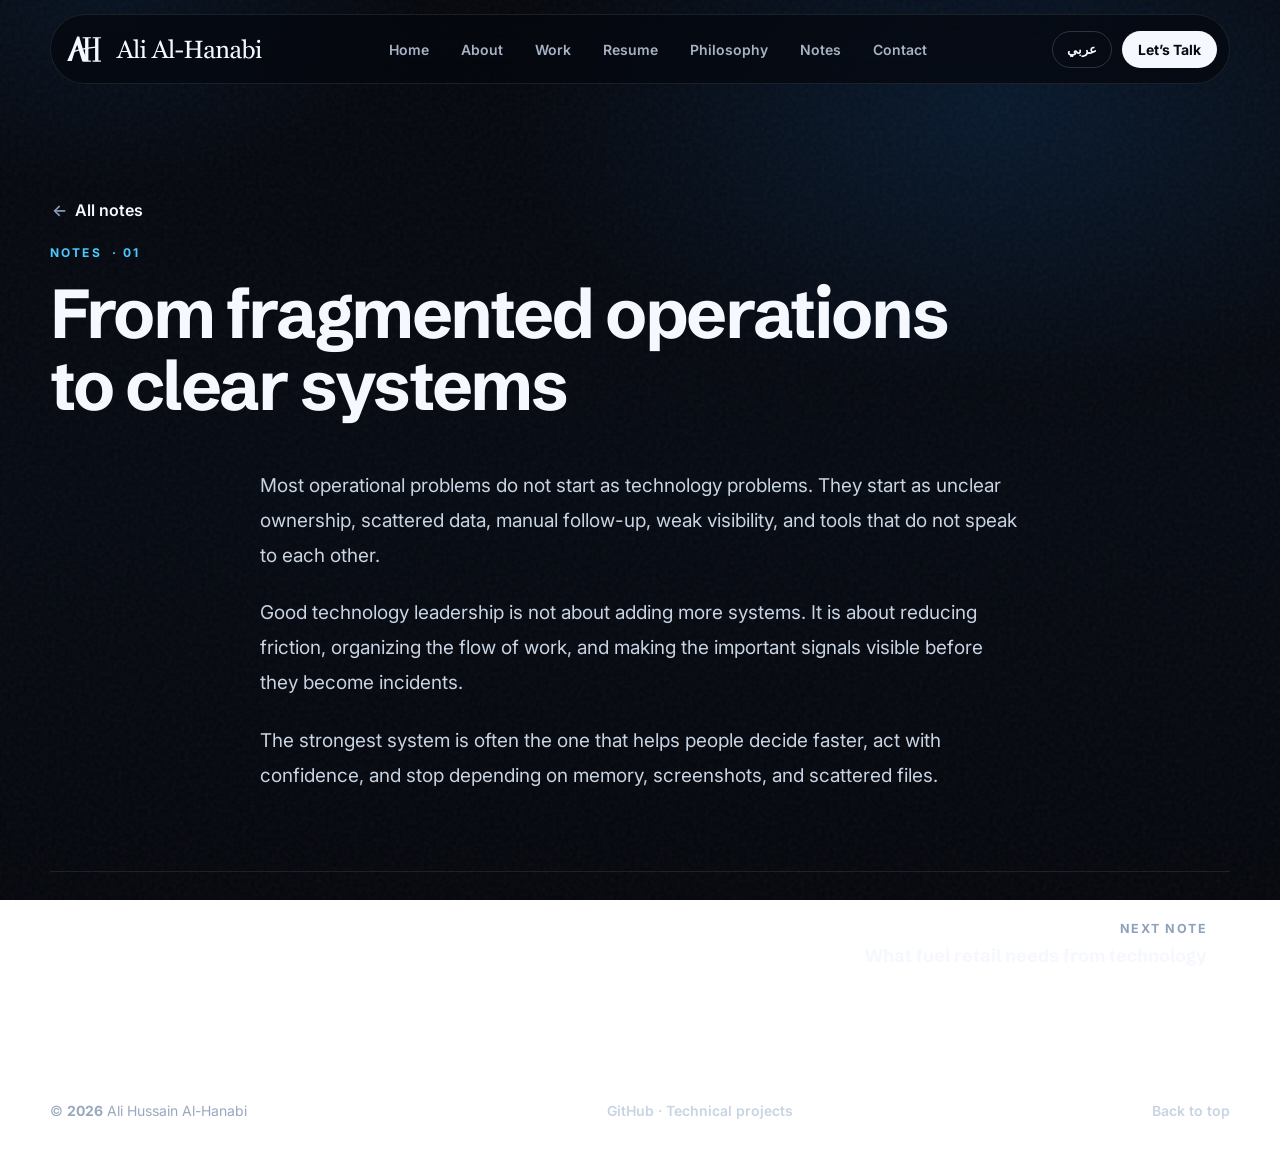
<file: notes-clear-systems.html>
<!doctype html>
<html lang="en" dir="ltr">
<head>
  <meta charset="utf-8" />
  <meta name="viewport" content="width=device-width, initial-scale=1" />
  <script>(function(d){d.classList.add('js');if('IntersectionObserver' in window){d.classList.add('js-reveal');setTimeout(function(){if(!d.classList.contains('reveal-ready'))d.classList.remove('js-reveal');},4000);}})(document.documentElement);</script>
  <title data-i18n-title="note_1_doc_title">From Fragmented Operations to Clear Systems | Ali Al-Hanabi</title>
  <meta name="description" content="Most operational problems do not start as technology problems. They start as unclear ownership, scattered data, manual follow-up, weak visibility, and tools that do not speak to each other." />
  <meta name="keywords" content="Ali Al-Hanabi, Ali Hussain Al-Hanabi, Ali Alhanabi, علي الحنابي, علي حسين الحنابي, IT Manager, Head of Technology, IT Leadership, Technology Strategy, Digital Transformation, IT Operations, IT Governance, Cybersecurity, Enterprise Infrastructure, ERP, Saudi Arabia, Eastern Province" />
  <meta name="author" content="Ali Hussain Al-Hanabi" />
  <meta name="robots" content="index, follow, max-image-preview:large, max-snippet:-1, max-video-preview:-1" />
  <meta name="theme-color" content="#07111f" />
  <link rel="icon" href="favicon.ico?v=signature-b" sizes="any" />
  <link rel="icon" type="image/svg+xml" href="assets/favicon.svg?v=signature-b" />
  <link rel="icon" type="image/png" sizes="32x32" href="assets/favicon-32x32.png?v=signature-b" />
  <link rel="icon" type="image/png" sizes="16x16" href="assets/favicon-16x16.png?v=signature-b" />
  <link rel="apple-touch-icon" sizes="180x180" href="assets/apple-touch-icon.png?v=signature-b" />
  <link rel="manifest" href="site.webmanifest?v=signature-b" />
  <meta name="msapplication-TileColor" content="#07111f" />
  <link rel="canonical" href="https://www.alhanabi.com/notes-clear-systems.html" />
  <link rel="alternate" hreflang="en" href="https://www.alhanabi.com/notes-clear-systems.html" />
  <link rel="alternate" hreflang="ar" href="https://www.alhanabi.com/notes-clear-systems.html" />
  <link rel="alternate" hreflang="x-default" href="https://www.alhanabi.com/notes-clear-systems.html" />
  <meta property="og:site_name" content="Ali Al-Hanabi | IT Leadership" />
  <meta property="og:title" content="From Fragmented Operations to Clear Systems | Ali Al-Hanabi" />
  <meta property="og:description" content="Most operational problems do not start as technology problems. They start as unclear ownership, scattered data, manual follow-up, weak visibility, and tools that do not speak to each other." />
  <meta property="og:type" content="article" />
  <meta property="og:url" content="https://www.alhanabi.com/notes-clear-systems.html" />
  <meta property="og:image" content="https://www.alhanabi.com/assets/og-image.jpg" />
  <meta property="og:image:type" content="image/jpeg" />
  <meta property="og:image:width" content="1200" />
  <meta property="og:image:height" content="630" />
  <meta property="og:image:alt" content="Ali Al-Hanabi, Enterprise Technology Leadership: Leading technology. Connecting strategy with execution." />
  <meta property="og:locale" content="en_US" />
  <meta property="og:locale:alternate" content="ar_SA" />
  <meta name="twitter:card" content="summary_large_image" />
  <meta name="twitter:site" content="@alihalhanabi" />
  <meta name="twitter:creator" content="@alihalhanabi" />
  <meta name="twitter:title" content="From Fragmented Operations to Clear Systems | Ali Al-Hanabi" />
  <meta name="twitter:description" content="Most operational problems do not start as technology problems. They start as unclear ownership, scattered data, manual follow-up, weak visibility, and tools that do not speak to each other." />
  <meta name="twitter:image" content="https://www.alhanabi.com/assets/og-image.jpg" />
  <meta name="twitter:image:alt" content="Ali Al-Hanabi, Enterprise Technology Leadership: Leading technology. Connecting strategy with execution." />
  <script type="application/ld+json">{"@context":"https://schema.org","@graph":[{"@type":"Person","@id":"https://www.alhanabi.com/#person","name":"Ali Al-Hanabi","alternateName":["Ali Hussain Al-Hanabi","Ali Alhanabi","Ali Hussain Alhanabi","علي حسين الحنابي","علي الحنابي"],"jobTitle":["IT Manager","Head of Technology"],"url":"https://www.alhanabi.com/","email":"ali@alhanabi.com","image":"https://www.alhanabi.com/assets/profile.jpg","address":{"@type":"PostalAddress","addressRegion":"Eastern Province","addressCountry":"SA"},"sameAs":["https://www.linkedin.com/in/ali-al-hanabi-09a138151/","https://x.com/alihalhanabi","https://github.com/abu3lhassan"],"knowsAbout":["IT strategy","IT leadership","digital transformation","IT operations","IT service management","IT governance","cybersecurity","enterprise infrastructure","cloud platforms","ERP and enterprise applications","business continuity","technology project management","vendor management"]},{"@type":"WebSite","@id":"https://www.alhanabi.com/#website","url":"https://www.alhanabi.com/","name":"Ali Al-Hanabi | IT Leadership","publisher":{"@id":"https://www.alhanabi.com/#person"},"inLanguage":["en","ar"]},{"@type":"Article","@id":"https://www.alhanabi.com/notes-clear-systems.html#article","url":"https://www.alhanabi.com/notes-clear-systems.html","mainEntityOfPage":"https://www.alhanabi.com/notes-clear-systems.html","headline":"From fragmented operations to clear systems","description":"Most operational problems do not start as technology problems. They start as unclear ownership, scattered data, manual follow-up, weak visibility, and tools that do not speak to each other.","author":{"@id":"https://www.alhanabi.com/#person"},"publisher":{"@id":"https://www.alhanabi.com/#person"},"isPartOf":{"@id":"https://www.alhanabi.com/notes.html#webpage"},"image":{"@type":"ImageObject","url":"https://www.alhanabi.com/assets/og-image.jpg","width":1200,"height":630},"inLanguage":["en","ar"]}]}</script>
  <link rel="preconnect" href="https://fonts.googleapis.com">
  <link rel="preconnect" href="https://fonts.gstatic.com" crossorigin>
  <link href="https://fonts.googleapis.com/css2?family=Inter:wght@400;500;600;700;800;900&family=Schibsted+Grotesk:ital,wght@0,500;0,600;0,700;0,800;1,500;1,600;1,700&family=Tajawal:wght@400;500;700;800;900&display=swap" rel="stylesheet">
  <link rel="stylesheet" href="styles.css" />
</head>
<body>
  <div class="noise"></div>
  <div class="cursor-glow" id="cursorGlow"></div>

  <header class="site-header" id="top">
    <a class="brand signature-brand" href="index.html" aria-label="Ali Al-Hanabi home" data-i18n-aria-label="home_label">
      <img class="signature-monogram" src="assets/signature-executive-monogram.svg" width="40" height="40" alt="" aria-hidden="true"><img class="signature-wordmark" src="assets/signature-executive-wordmark.svg" width="148" height="23" alt="Ali Al-Hanabi"><span class="brand-context" data-i18n="brand_descriptor">IT Leadership</span>
    </a>
    <button class="mobile-nav-toggle" id="mobileNavToggle" type="button" aria-controls="primaryNav" aria-label="Open navigation" aria-expanded="false"><span></span><span></span><span></span></button>
    <nav class="nav" id="primaryNav" aria-label="Primary navigation" data-i18n-aria-label="nav_label">
      <a data-i18n="nav_home" href="index.html">Home</a>
      <a data-i18n="nav_about" href="about.html">About</a>
      <a data-i18n="nav_work" href="work.html">Work</a>
      <a data-i18n="nav_resume" href="resume.html">Resume</a>
      <a data-i18n="nav_philosophy" href="philosophy.html">Philosophy</a>
      <a data-i18n="nav_notes" href="notes.html" aria-current="true">Notes</a>
      <a data-i18n="nav_contact" href="contact.html">Contact</a>
    </nav>
    <div class="header-actions">
      <button class="lang-toggle" id="langToggle" type="button">عربي</button>
      <a class="magnetic-btn small" href="contact.html"><span data-i18n="lets_talk">Let’s Talk</span></a>
    </div>
  </header>
  <main class="page-main note-page">
    <article class="note-article" aria-labelledby="note-title">
      <header class="section-shell page-hero note-hero reveal">
        <p class="note-back"><a class="text-link back-link" href="notes.html"><span data-i18n="notes_back">All notes</span></a></p>
        <p class="section-kicker"><span data-i18n="notes_kicker">Notes</span> · 01</p>
        <h1 id="note-title" data-i18n="note_1_h">From fragmented operations to clear systems</h1>
      </header>
      <div class="section-shell note-body reveal">
      <p data-i18n="note_1_p1">Most operational problems do not start as technology problems. They start as unclear ownership, scattered data, manual follow-up, weak visibility, and tools that do not speak to each other.</p>
      <p data-i18n="note_1_p2">Good technology leadership is not about adding more systems. It is about reducing friction, organizing the flow of work, and making the important signals visible before they become incidents.</p>
      <p data-i18n="note_1_p3">The strongest system is often the one that helps people decide faster, act with confidence, and stop depending on memory, screenshots, and scattered files.</p>
      </div>
    </article>
    <nav class="section-shell note-pager" aria-label="More notes" data-i18n-aria-label="notes_more_label">
        <a class="note-pager-link note-pager-next" href="notes-fuel-retail-technology.html" rel="next"><span class="note-pager-label" data-i18n="notes_next">Next note</span><span class="note-pager-title" data-i18n="note_2_h">What fuel retail needs from technology</span></a>
    </nav>
  </main>
  <footer class="footer">
    <span>© <b id="year"></b> <span data-i18n="footer_name">Ali Hussain Al-Hanabi</span></span>
    <a href="https://github.com/abu3lhassan" target="_blank" rel="noopener" data-i18n="github_link">GitHub · Technical projects</a>
    <a href="#top" data-i18n="back_top">Back to top</a>
  </footer>
  <script src="site-pages.js"></script>
  <script>
    (() => {
      const btn = document.getElementById('mobileNavToggle');
      const nav = document.querySelector('.site-header .nav');
      if (!btn || !nav) return;
      const close = () => { nav.classList.remove('nav-open'); btn.classList.remove('is-open'); btn.setAttribute('aria-expanded', 'false'); btn.setAttribute('aria-label', document.documentElement.lang === 'ar' ? 'فتح قائمة التنقل' : 'Open navigation'); };
      btn.addEventListener('click', () => {
        const open = nav.classList.toggle('nav-open');
        btn.classList.toggle('is-open', open);
        btn.setAttribute('aria-expanded', String(open));
        btn.setAttribute('aria-label', document.documentElement.lang === 'ar' ? (open ? 'إغلاق قائمة التنقل' : 'فتح قائمة التنقل') : (open ? 'Close navigation' : 'Open navigation'));
      });
      nav.querySelectorAll('a').forEach(a => a.addEventListener('click', close));
      window.addEventListener('resize', () => { if (window.innerWidth > 920) close(); });
      document.addEventListener('keydown', e => { if (e.key === 'Escape') close(); });
    })();
  </script>
</body>
</html>
</file>
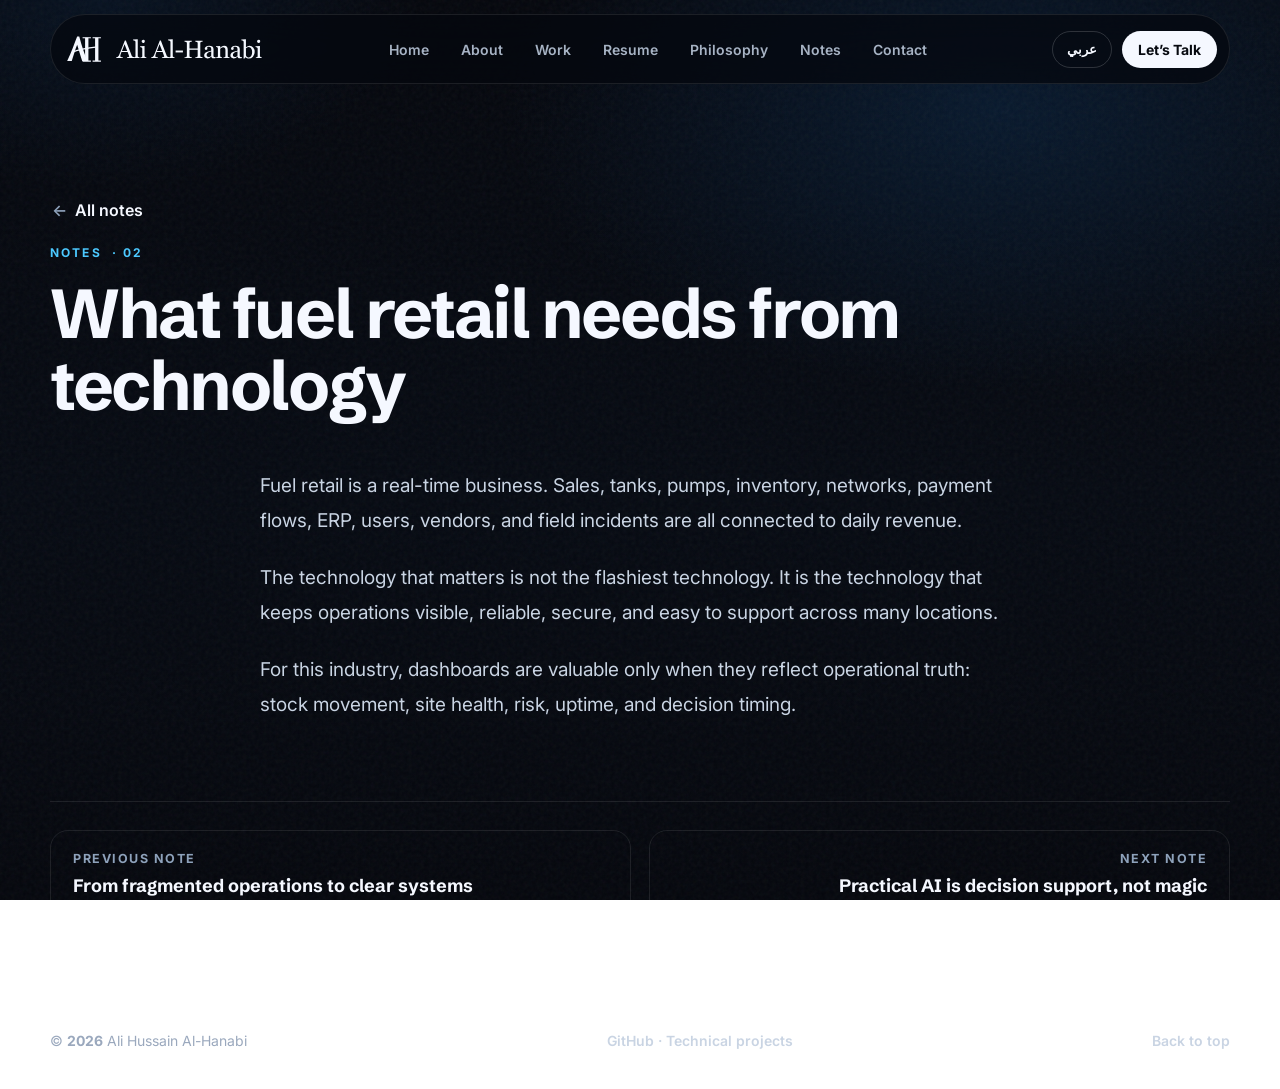
<file: notes-fuel-retail-technology.html>
<!doctype html>
<html lang="en" dir="ltr">
<head>
  <meta charset="utf-8" />
  <meta name="viewport" content="width=device-width, initial-scale=1" />
  <script>(function(d){d.classList.add('js');if('IntersectionObserver' in window){d.classList.add('js-reveal');setTimeout(function(){if(!d.classList.contains('reveal-ready'))d.classList.remove('js-reveal');},4000);}})(document.documentElement);</script>
  <title data-i18n-title="note_2_doc_title">What Fuel Retail Needs from Technology | Ali Al-Hanabi</title>
  <meta name="description" content="Fuel retail is a real-time business. Sales, tanks, pumps, inventory, networks, payment flows, ERP, users, vendors, and field incidents are all connected to daily revenue." />
  <meta name="keywords" content="Ali Al-Hanabi, Ali Hussain Al-Hanabi, Ali Alhanabi, علي الحنابي, علي حسين الحنابي, IT Manager, Head of Technology, IT Leadership, Technology Strategy, Digital Transformation, IT Operations, IT Governance, Cybersecurity, Enterprise Infrastructure, ERP, Saudi Arabia, Eastern Province" />
  <meta name="author" content="Ali Hussain Al-Hanabi" />
  <meta name="robots" content="index, follow, max-image-preview:large, max-snippet:-1, max-video-preview:-1" />
  <meta name="theme-color" content="#07111f" />
  <link rel="icon" href="favicon.ico?v=signature-b" sizes="any" />
  <link rel="icon" type="image/svg+xml" href="assets/favicon.svg?v=signature-b" />
  <link rel="icon" type="image/png" sizes="32x32" href="assets/favicon-32x32.png?v=signature-b" />
  <link rel="icon" type="image/png" sizes="16x16" href="assets/favicon-16x16.png?v=signature-b" />
  <link rel="apple-touch-icon" sizes="180x180" href="assets/apple-touch-icon.png?v=signature-b" />
  <link rel="manifest" href="site.webmanifest?v=signature-b" />
  <meta name="msapplication-TileColor" content="#07111f" />
  <link rel="canonical" href="https://www.alhanabi.com/notes-fuel-retail-technology.html" />
  <link rel="alternate" hreflang="en" href="https://www.alhanabi.com/notes-fuel-retail-technology.html" />
  <link rel="alternate" hreflang="ar" href="https://www.alhanabi.com/notes-fuel-retail-technology.html" />
  <link rel="alternate" hreflang="x-default" href="https://www.alhanabi.com/notes-fuel-retail-technology.html" />
  <meta property="og:site_name" content="Ali Al-Hanabi | IT Leadership" />
  <meta property="og:title" content="What Fuel Retail Needs from Technology | Ali Al-Hanabi" />
  <meta property="og:description" content="Fuel retail is a real-time business. Sales, tanks, pumps, inventory, networks, payment flows, ERP, users, vendors, and field incidents are all connected to daily revenue." />
  <meta property="og:type" content="article" />
  <meta property="og:url" content="https://www.alhanabi.com/notes-fuel-retail-technology.html" />
  <meta property="og:image" content="https://www.alhanabi.com/assets/og-image.jpg" />
  <meta property="og:image:type" content="image/jpeg" />
  <meta property="og:image:width" content="1200" />
  <meta property="og:image:height" content="630" />
  <meta property="og:image:alt" content="Ali Al-Hanabi, Enterprise Technology Leadership: Leading technology. Connecting strategy with execution." />
  <meta property="og:locale" content="en_US" />
  <meta property="og:locale:alternate" content="ar_SA" />
  <meta name="twitter:card" content="summary_large_image" />
  <meta name="twitter:site" content="@alihalhanabi" />
  <meta name="twitter:creator" content="@alihalhanabi" />
  <meta name="twitter:title" content="What Fuel Retail Needs from Technology | Ali Al-Hanabi" />
  <meta name="twitter:description" content="Fuel retail is a real-time business. Sales, tanks, pumps, inventory, networks, payment flows, ERP, users, vendors, and field incidents are all connected to daily revenue." />
  <meta name="twitter:image" content="https://www.alhanabi.com/assets/og-image.jpg" />
  <meta name="twitter:image:alt" content="Ali Al-Hanabi, Enterprise Technology Leadership: Leading technology. Connecting strategy with execution." />
  <script type="application/ld+json">{"@context":"https://schema.org","@graph":[{"@type":"Person","@id":"https://www.alhanabi.com/#person","name":"Ali Al-Hanabi","alternateName":["Ali Hussain Al-Hanabi","Ali Alhanabi","Ali Hussain Alhanabi","علي حسين الحنابي","علي الحنابي"],"jobTitle":["IT Manager","Head of Technology"],"url":"https://www.alhanabi.com/","email":"ali@alhanabi.com","image":"https://www.alhanabi.com/assets/profile.jpg","address":{"@type":"PostalAddress","addressRegion":"Eastern Province","addressCountry":"SA"},"sameAs":["https://www.linkedin.com/in/ali-al-hanabi-09a138151/","https://x.com/alihalhanabi","https://github.com/abu3lhassan"],"knowsAbout":["IT strategy","IT leadership","digital transformation","IT operations","IT service management","IT governance","cybersecurity","enterprise infrastructure","cloud platforms","ERP and enterprise applications","business continuity","technology project management","vendor management"]},{"@type":"WebSite","@id":"https://www.alhanabi.com/#website","url":"https://www.alhanabi.com/","name":"Ali Al-Hanabi | IT Leadership","publisher":{"@id":"https://www.alhanabi.com/#person"},"inLanguage":["en","ar"]},{"@type":"Article","@id":"https://www.alhanabi.com/notes-fuel-retail-technology.html#article","url":"https://www.alhanabi.com/notes-fuel-retail-technology.html","mainEntityOfPage":"https://www.alhanabi.com/notes-fuel-retail-technology.html","headline":"What fuel retail needs from technology","description":"Fuel retail is a real-time business. Sales, tanks, pumps, inventory, networks, payment flows, ERP, users, vendors, and field incidents are all connected to daily revenue.","author":{"@id":"https://www.alhanabi.com/#person"},"publisher":{"@id":"https://www.alhanabi.com/#person"},"isPartOf":{"@id":"https://www.alhanabi.com/notes.html#webpage"},"image":{"@type":"ImageObject","url":"https://www.alhanabi.com/assets/og-image.jpg","width":1200,"height":630},"inLanguage":["en","ar"]}]}</script>
  <link rel="preconnect" href="https://fonts.googleapis.com">
  <link rel="preconnect" href="https://fonts.gstatic.com" crossorigin>
  <link href="https://fonts.googleapis.com/css2?family=Inter:wght@400;500;600;700;800;900&family=Schibsted+Grotesk:ital,wght@0,500;0,600;0,700;0,800;1,500;1,600;1,700&family=Tajawal:wght@400;500;700;800;900&display=swap" rel="stylesheet">
  <link rel="stylesheet" href="styles.css" />
</head>
<body>
  <div class="noise"></div>
  <div class="cursor-glow" id="cursorGlow"></div>

  <header class="site-header" id="top">
    <a class="brand signature-brand" href="index.html" aria-label="Ali Al-Hanabi home" data-i18n-aria-label="home_label">
      <img class="signature-monogram" src="assets/signature-executive-monogram.svg" width="40" height="40" alt="" aria-hidden="true"><img class="signature-wordmark" src="assets/signature-executive-wordmark.svg" width="148" height="23" alt="Ali Al-Hanabi"><span class="brand-context" data-i18n="brand_descriptor">IT Leadership</span>
    </a>
    <button class="mobile-nav-toggle" id="mobileNavToggle" type="button" aria-controls="primaryNav" aria-label="Open navigation" aria-expanded="false"><span></span><span></span><span></span></button>
    <nav class="nav" id="primaryNav" aria-label="Primary navigation" data-i18n-aria-label="nav_label">
      <a data-i18n="nav_home" href="index.html">Home</a>
      <a data-i18n="nav_about" href="about.html">About</a>
      <a data-i18n="nav_work" href="work.html">Work</a>
      <a data-i18n="nav_resume" href="resume.html">Resume</a>
      <a data-i18n="nav_philosophy" href="philosophy.html">Philosophy</a>
      <a data-i18n="nav_notes" href="notes.html" aria-current="true">Notes</a>
      <a data-i18n="nav_contact" href="contact.html">Contact</a>
    </nav>
    <div class="header-actions">
      <button class="lang-toggle" id="langToggle" type="button">عربي</button>
      <a class="magnetic-btn small" href="contact.html"><span data-i18n="lets_talk">Let’s Talk</span></a>
    </div>
  </header>
  <main class="page-main note-page">
    <article class="note-article" aria-labelledby="note-title">
      <header class="section-shell page-hero note-hero reveal">
        <p class="note-back"><a class="text-link back-link" href="notes.html"><span data-i18n="notes_back">All notes</span></a></p>
        <p class="section-kicker"><span data-i18n="notes_kicker">Notes</span> · 02</p>
        <h1 id="note-title" data-i18n="note_2_h">What fuel retail needs from technology</h1>
      </header>
      <div class="section-shell note-body reveal">
      <p data-i18n="note_2_p1">Fuel retail is a real-time business. Sales, tanks, pumps, inventory, networks, payment flows, ERP, users, vendors, and field incidents are all connected to daily revenue.</p>
      <p data-i18n="note_2_p2">The technology that matters is not the flashiest technology. It is the technology that keeps operations visible, reliable, secure, and easy to support across many locations.</p>
      <p data-i18n="note_2_p3">For this industry, dashboards are valuable only when they reflect operational truth: stock movement, site health, risk, uptime, and decision timing.</p>
      </div>
    </article>
    <nav class="section-shell note-pager" aria-label="More notes" data-i18n-aria-label="notes_more_label">
        <a class="note-pager-link note-pager-prev" href="notes-clear-systems.html" rel="prev"><span class="note-pager-label" data-i18n="notes_prev">Previous note</span><span class="note-pager-title" data-i18n="note_1_h">From fragmented operations to clear systems</span></a>
        <a class="note-pager-link note-pager-next" href="notes-practical-ai.html" rel="next"><span class="note-pager-label" data-i18n="notes_next">Next note</span><span class="note-pager-title" data-i18n="note_3_h">Practical AI is decision support, not magic</span></a>
    </nav>
  </main>
  <footer class="footer">
    <span>© <b id="year"></b> <span data-i18n="footer_name">Ali Hussain Al-Hanabi</span></span>
    <a href="https://github.com/abu3lhassan" target="_blank" rel="noopener" data-i18n="github_link">GitHub · Technical projects</a>
    <a href="#top" data-i18n="back_top">Back to top</a>
  </footer>
  <script src="site-pages.js"></script>
  <script>
    (() => {
      const btn = document.getElementById('mobileNavToggle');
      const nav = document.querySelector('.site-header .nav');
      if (!btn || !nav) return;
      const close = () => { nav.classList.remove('nav-open'); btn.classList.remove('is-open'); btn.setAttribute('aria-expanded', 'false'); btn.setAttribute('aria-label', document.documentElement.lang === 'ar' ? 'فتح قائمة التنقل' : 'Open navigation'); };
      btn.addEventListener('click', () => {
        const open = nav.classList.toggle('nav-open');
        btn.classList.toggle('is-open', open);
        btn.setAttribute('aria-expanded', String(open));
        btn.setAttribute('aria-label', document.documentElement.lang === 'ar' ? (open ? 'إغلاق قائمة التنقل' : 'فتح قائمة التنقل') : (open ? 'Close navigation' : 'Open navigation'));
      });
      nav.querySelectorAll('a').forEach(a => a.addEventListener('click', close));
      window.addEventListener('resize', () => { if (window.innerWidth > 920) close(); });
      document.addEventListener('keydown', e => { if (e.key === 'Escape') close(); });
    })();
  </script>
</body>
</html>
</file>
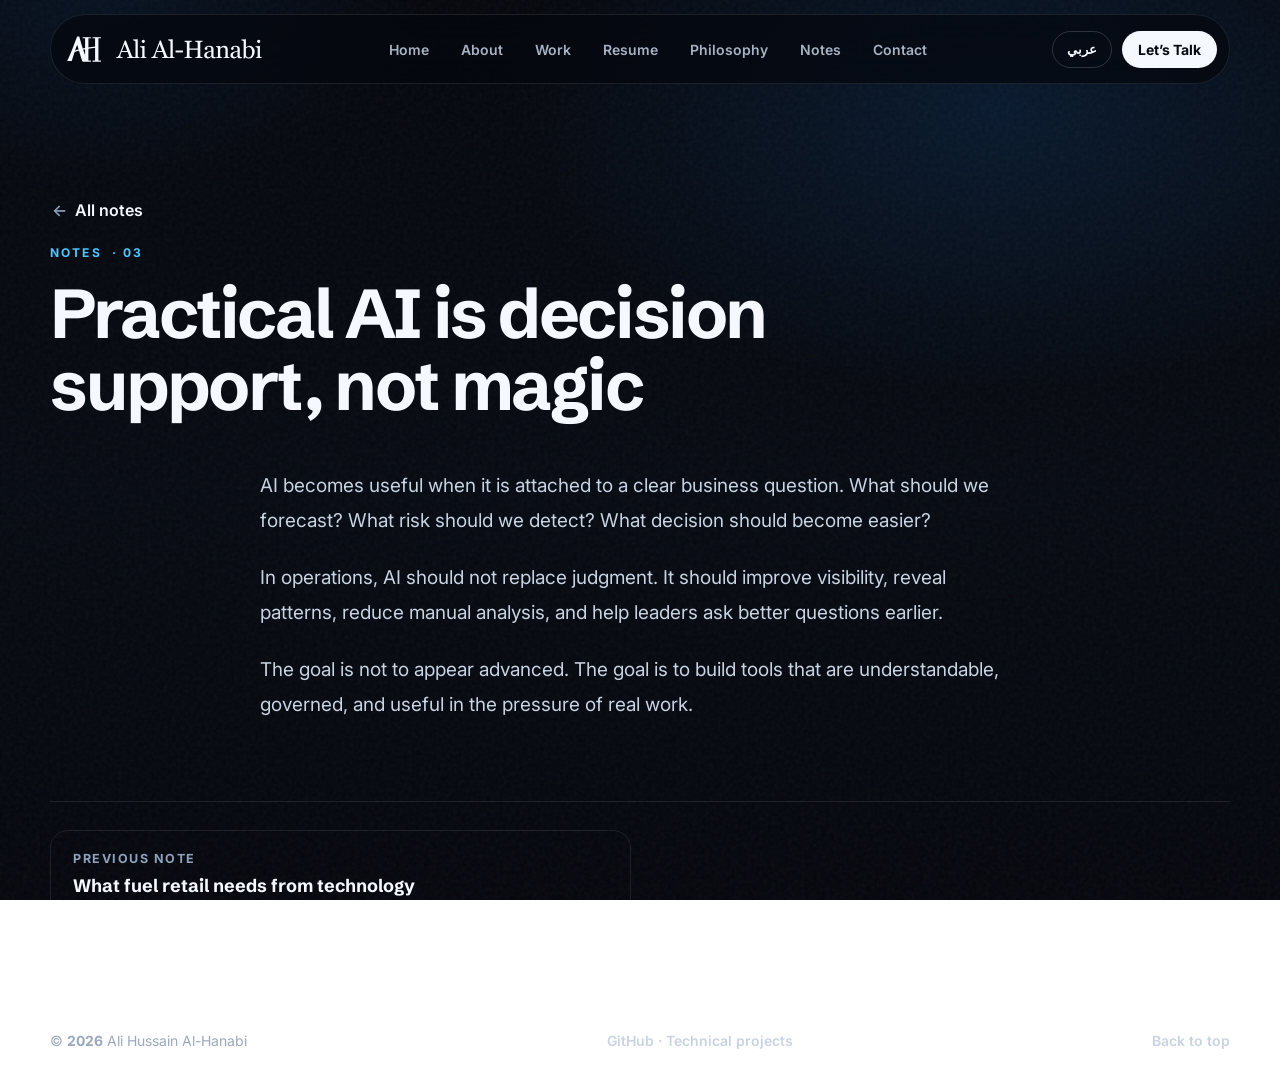
<file: notes-practical-ai.html>
<!doctype html>
<html lang="en" dir="ltr">
<head>
  <meta charset="utf-8" />
  <meta name="viewport" content="width=device-width, initial-scale=1" />
  <script>(function(d){d.classList.add('js');if('IntersectionObserver' in window){d.classList.add('js-reveal');setTimeout(function(){if(!d.classList.contains('reveal-ready'))d.classList.remove('js-reveal');},4000);}})(document.documentElement);</script>
  <title data-i18n-title="note_3_doc_title">Practical AI Is Decision Support, Not Magic | Ali Al-Hanabi</title>
  <meta name="description" content="AI becomes useful when it is attached to a clear business question. What should we forecast? What risk should we detect? What decision should become easier?" />
  <meta name="keywords" content="Ali Al-Hanabi, Ali Hussain Al-Hanabi, Ali Alhanabi, علي الحنابي, علي حسين الحنابي, IT Manager, Head of Technology, IT Leadership, Technology Strategy, Digital Transformation, IT Operations, IT Governance, Cybersecurity, Enterprise Infrastructure, ERP, Saudi Arabia, Eastern Province" />
  <meta name="author" content="Ali Hussain Al-Hanabi" />
  <meta name="robots" content="index, follow, max-image-preview:large, max-snippet:-1, max-video-preview:-1" />
  <meta name="theme-color" content="#07111f" />
  <link rel="icon" href="favicon.ico?v=signature-b" sizes="any" />
  <link rel="icon" type="image/svg+xml" href="assets/favicon.svg?v=signature-b" />
  <link rel="icon" type="image/png" sizes="32x32" href="assets/favicon-32x32.png?v=signature-b" />
  <link rel="icon" type="image/png" sizes="16x16" href="assets/favicon-16x16.png?v=signature-b" />
  <link rel="apple-touch-icon" sizes="180x180" href="assets/apple-touch-icon.png?v=signature-b" />
  <link rel="manifest" href="site.webmanifest?v=signature-b" />
  <meta name="msapplication-TileColor" content="#07111f" />
  <link rel="canonical" href="https://www.alhanabi.com/notes-practical-ai.html" />
  <link rel="alternate" hreflang="en" href="https://www.alhanabi.com/notes-practical-ai.html" />
  <link rel="alternate" hreflang="ar" href="https://www.alhanabi.com/notes-practical-ai.html" />
  <link rel="alternate" hreflang="x-default" href="https://www.alhanabi.com/notes-practical-ai.html" />
  <meta property="og:site_name" content="Ali Al-Hanabi | IT Leadership" />
  <meta property="og:title" content="Practical AI Is Decision Support, Not Magic | Ali Al-Hanabi" />
  <meta property="og:description" content="AI becomes useful when it is attached to a clear business question. What should we forecast? What risk should we detect? What decision should become easier?" />
  <meta property="og:type" content="article" />
  <meta property="og:url" content="https://www.alhanabi.com/notes-practical-ai.html" />
  <meta property="og:image" content="https://www.alhanabi.com/assets/og-image.jpg" />
  <meta property="og:image:type" content="image/jpeg" />
  <meta property="og:image:width" content="1200" />
  <meta property="og:image:height" content="630" />
  <meta property="og:image:alt" content="Ali Al-Hanabi, Enterprise Technology Leadership: Leading technology. Connecting strategy with execution." />
  <meta property="og:locale" content="en_US" />
  <meta property="og:locale:alternate" content="ar_SA" />
  <meta name="twitter:card" content="summary_large_image" />
  <meta name="twitter:site" content="@alihalhanabi" />
  <meta name="twitter:creator" content="@alihalhanabi" />
  <meta name="twitter:title" content="Practical AI Is Decision Support, Not Magic | Ali Al-Hanabi" />
  <meta name="twitter:description" content="AI becomes useful when it is attached to a clear business question. What should we forecast? What risk should we detect? What decision should become easier?" />
  <meta name="twitter:image" content="https://www.alhanabi.com/assets/og-image.jpg" />
  <meta name="twitter:image:alt" content="Ali Al-Hanabi, Enterprise Technology Leadership: Leading technology. Connecting strategy with execution." />
  <script type="application/ld+json">{"@context":"https://schema.org","@graph":[{"@type":"Person","@id":"https://www.alhanabi.com/#person","name":"Ali Al-Hanabi","alternateName":["Ali Hussain Al-Hanabi","Ali Alhanabi","Ali Hussain Alhanabi","علي حسين الحنابي","علي الحنابي"],"jobTitle":["IT Manager","Head of Technology"],"url":"https://www.alhanabi.com/","email":"ali@alhanabi.com","image":"https://www.alhanabi.com/assets/profile.jpg","address":{"@type":"PostalAddress","addressRegion":"Eastern Province","addressCountry":"SA"},"sameAs":["https://www.linkedin.com/in/ali-al-hanabi-09a138151/","https://x.com/alihalhanabi","https://github.com/abu3lhassan"],"knowsAbout":["IT strategy","IT leadership","digital transformation","IT operations","IT service management","IT governance","cybersecurity","enterprise infrastructure","cloud platforms","ERP and enterprise applications","business continuity","technology project management","vendor management"]},{"@type":"WebSite","@id":"https://www.alhanabi.com/#website","url":"https://www.alhanabi.com/","name":"Ali Al-Hanabi | IT Leadership","publisher":{"@id":"https://www.alhanabi.com/#person"},"inLanguage":["en","ar"]},{"@type":"Article","@id":"https://www.alhanabi.com/notes-practical-ai.html#article","url":"https://www.alhanabi.com/notes-practical-ai.html","mainEntityOfPage":"https://www.alhanabi.com/notes-practical-ai.html","headline":"Practical AI is decision support, not magic","description":"AI becomes useful when it is attached to a clear business question. What should we forecast? What risk should we detect? What decision should become easier?","author":{"@id":"https://www.alhanabi.com/#person"},"publisher":{"@id":"https://www.alhanabi.com/#person"},"isPartOf":{"@id":"https://www.alhanabi.com/notes.html#webpage"},"image":{"@type":"ImageObject","url":"https://www.alhanabi.com/assets/og-image.jpg","width":1200,"height":630},"inLanguage":["en","ar"]}]}</script>
  <link rel="preconnect" href="https://fonts.googleapis.com">
  <link rel="preconnect" href="https://fonts.gstatic.com" crossorigin>
  <link href="https://fonts.googleapis.com/css2?family=Inter:wght@400;500;600;700;800;900&family=Schibsted+Grotesk:ital,wght@0,500;0,600;0,700;0,800;1,500;1,600;1,700&family=Tajawal:wght@400;500;700;800;900&display=swap" rel="stylesheet">
  <link rel="stylesheet" href="styles.css" />
</head>
<body>
  <div class="noise"></div>
  <div class="cursor-glow" id="cursorGlow"></div>

  <header class="site-header" id="top">
    <a class="brand signature-brand" href="index.html" aria-label="Ali Al-Hanabi home" data-i18n-aria-label="home_label">
      <img class="signature-monogram" src="assets/signature-executive-monogram.svg" width="40" height="40" alt="" aria-hidden="true"><img class="signature-wordmark" src="assets/signature-executive-wordmark.svg" width="148" height="23" alt="Ali Al-Hanabi"><span class="brand-context" data-i18n="brand_descriptor">IT Leadership</span>
    </a>
    <button class="mobile-nav-toggle" id="mobileNavToggle" type="button" aria-controls="primaryNav" aria-label="Open navigation" aria-expanded="false"><span></span><span></span><span></span></button>
    <nav class="nav" id="primaryNav" aria-label="Primary navigation" data-i18n-aria-label="nav_label">
      <a data-i18n="nav_home" href="index.html">Home</a>
      <a data-i18n="nav_about" href="about.html">About</a>
      <a data-i18n="nav_work" href="work.html">Work</a>
      <a data-i18n="nav_resume" href="resume.html">Resume</a>
      <a data-i18n="nav_philosophy" href="philosophy.html">Philosophy</a>
      <a data-i18n="nav_notes" href="notes.html" aria-current="true">Notes</a>
      <a data-i18n="nav_contact" href="contact.html">Contact</a>
    </nav>
    <div class="header-actions">
      <button class="lang-toggle" id="langToggle" type="button">عربي</button>
      <a class="magnetic-btn small" href="contact.html"><span data-i18n="lets_talk">Let’s Talk</span></a>
    </div>
  </header>
  <main class="page-main note-page">
    <article class="note-article" aria-labelledby="note-title">
      <header class="section-shell page-hero note-hero reveal">
        <p class="note-back"><a class="text-link back-link" href="notes.html"><span data-i18n="notes_back">All notes</span></a></p>
        <p class="section-kicker"><span data-i18n="notes_kicker">Notes</span> · 03</p>
        <h1 id="note-title" data-i18n="note_3_h">Practical AI is decision support, not magic</h1>
      </header>
      <div class="section-shell note-body reveal">
      <p data-i18n="note_3_p1">AI becomes useful when it is attached to a clear business question. What should we forecast? What risk should we detect? What decision should become easier?</p>
      <p data-i18n="note_3_p2">In operations, AI should not replace judgment. It should improve visibility, reveal patterns, reduce manual analysis, and help leaders ask better questions earlier.</p>
      <p data-i18n="note_3_p3">The goal is not to appear advanced. The goal is to build tools that are understandable, governed, and useful in the pressure of real work.</p>
      </div>
    </article>
    <nav class="section-shell note-pager" aria-label="More notes" data-i18n-aria-label="notes_more_label">
        <a class="note-pager-link note-pager-prev" href="notes-fuel-retail-technology.html" rel="prev"><span class="note-pager-label" data-i18n="notes_prev">Previous note</span><span class="note-pager-title" data-i18n="note_2_h">What fuel retail needs from technology</span></a>
    </nav>
  </main>
  <footer class="footer">
    <span>© <b id="year"></b> <span data-i18n="footer_name">Ali Hussain Al-Hanabi</span></span>
    <a href="https://github.com/abu3lhassan" target="_blank" rel="noopener" data-i18n="github_link">GitHub · Technical projects</a>
    <a href="#top" data-i18n="back_top">Back to top</a>
  </footer>
  <script src="site-pages.js"></script>
  <script>
    (() => {
      const btn = document.getElementById('mobileNavToggle');
      const nav = document.querySelector('.site-header .nav');
      if (!btn || !nav) return;
      const close = () => { nav.classList.remove('nav-open'); btn.classList.remove('is-open'); btn.setAttribute('aria-expanded', 'false'); btn.setAttribute('aria-label', document.documentElement.lang === 'ar' ? 'فتح قائمة التنقل' : 'Open navigation'); };
      btn.addEventListener('click', () => {
        const open = nav.classList.toggle('nav-open');
        btn.classList.toggle('is-open', open);
        btn.setAttribute('aria-expanded', String(open));
        btn.setAttribute('aria-label', document.documentElement.lang === 'ar' ? (open ? 'إغلاق قائمة التنقل' : 'فتح قائمة التنقل') : (open ? 'Close navigation' : 'Open navigation'));
      });
      nav.querySelectorAll('a').forEach(a => a.addEventListener('click', close));
      window.addEventListener('resize', () => { if (window.innerWidth > 920) close(); });
      document.addEventListener('keydown', e => { if (e.key === 'Escape') close(); });
    })();
  </script>
</body>
</html>
</file>
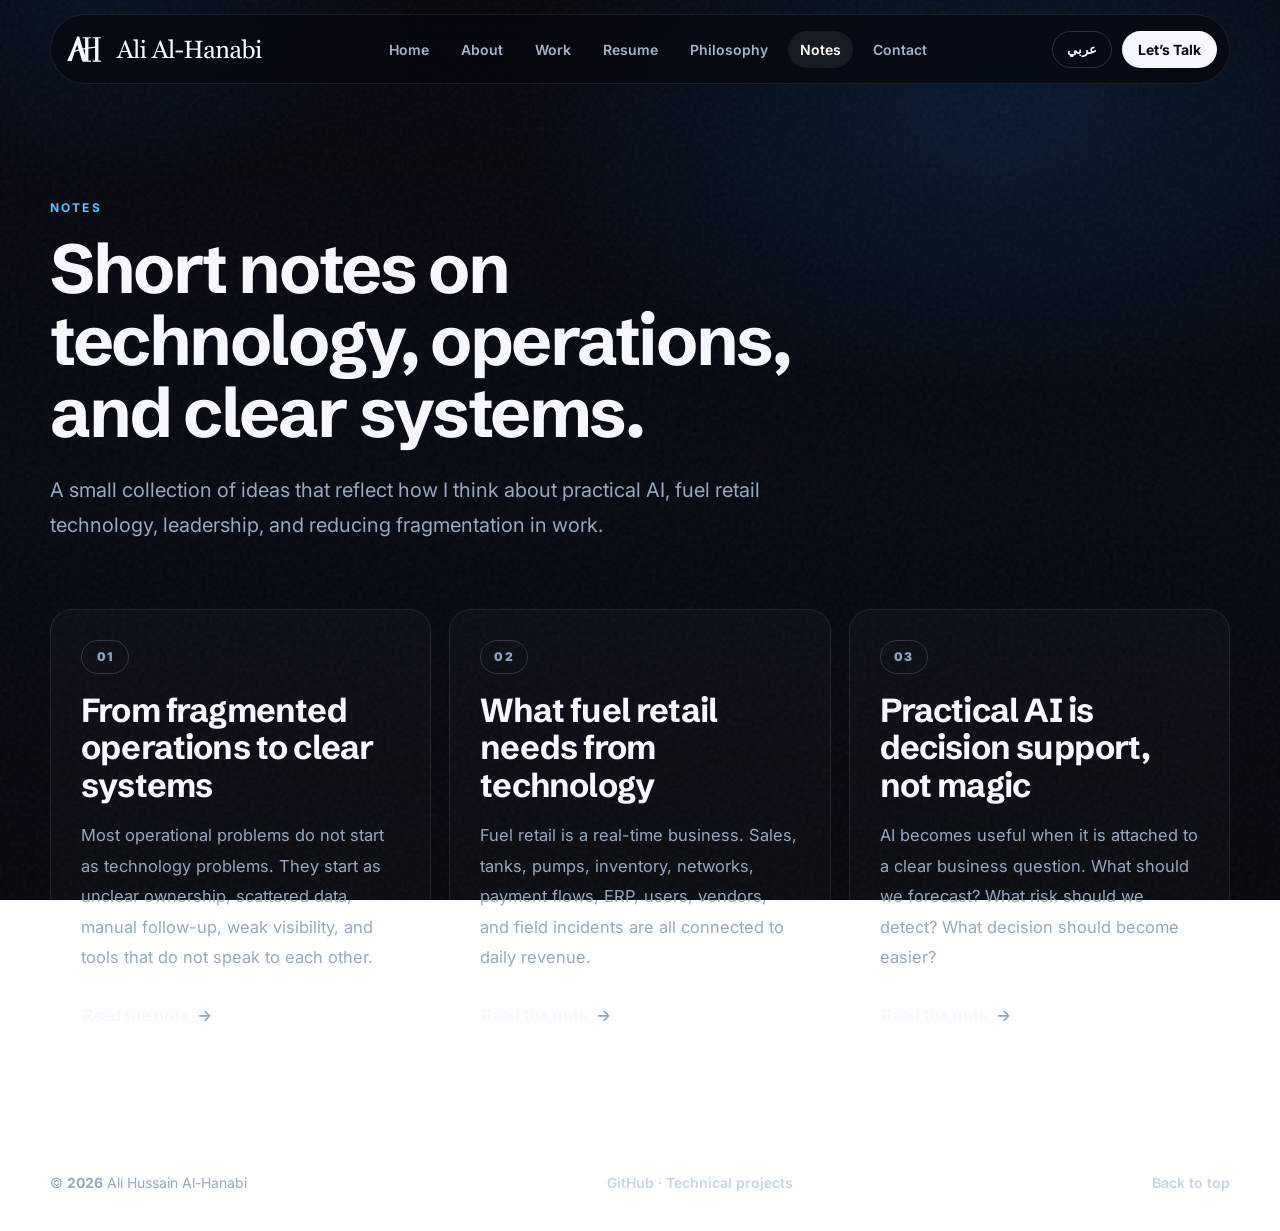
<file: notes.html>
<!doctype html>
<html lang="en" dir="ltr">
<head>
  <meta charset="utf-8" />
  <meta name="viewport" content="width=device-width, initial-scale=1" />
  <script>(function(d){d.classList.add('js');if('IntersectionObserver' in window){d.classList.add('js-reveal');setTimeout(function(){if(!d.classList.contains('reveal-ready'))d.classList.remove('js-reveal');},4000);}})(document.documentElement);</script>
  <title data-i18n-title="notes_doc_title">Notes | Ali Al-Hanabi on Technology Leadership &amp; Operations</title>
  <meta name="description" content="Short notes by Ali Al-Hanabi on technology leadership, operations, practical AI, and turning fragmented work into clear, reliable systems." />
  <meta name="keywords" content="Ali Al-Hanabi, Ali Hussain Al-Hanabi, Ali Alhanabi, علي الحنابي, علي حسين الحنابي, IT Manager, Head of Technology, IT Leadership, Technology Strategy, Digital Transformation, IT Operations, IT Governance, Cybersecurity, Enterprise Infrastructure, ERP, Saudi Arabia, Eastern Province" />
  <meta name="author" content="Ali Hussain Al-Hanabi" />
  <meta name="robots" content="index, follow, max-image-preview:large, max-snippet:-1, max-video-preview:-1" />
  <meta name="theme-color" content="#07111f" />
  <link rel="icon" href="favicon.ico?v=signature-b" sizes="any" />
  <link rel="icon" type="image/svg+xml" href="assets/favicon.svg?v=signature-b" />
  <link rel="icon" type="image/png" sizes="32x32" href="assets/favicon-32x32.png?v=signature-b" />
  <link rel="icon" type="image/png" sizes="16x16" href="assets/favicon-16x16.png?v=signature-b" />
  <link rel="apple-touch-icon" sizes="180x180" href="assets/apple-touch-icon.png?v=signature-b" />
  <link rel="manifest" href="site.webmanifest?v=signature-b" />
  <meta name="msapplication-TileColor" content="#07111f" />
  <link rel="canonical" href="https://www.alhanabi.com/notes.html" />
  <link rel="alternate" hreflang="en" href="https://www.alhanabi.com/notes.html" />
  <link rel="alternate" hreflang="ar" href="https://www.alhanabi.com/notes.html" />
  <link rel="alternate" hreflang="x-default" href="https://www.alhanabi.com/notes.html" />
  <meta property="og:site_name" content="Ali Al-Hanabi | IT Leadership" />
  <meta property="og:title" content="Notes | Ali Al-Hanabi on Technology Leadership &amp; Operations" />
  <meta property="og:description" content="Short notes by Ali Al-Hanabi on technology leadership, operations, practical AI, and turning fragmented work into clear, reliable systems." />
  <meta property="og:type" content="website" />
  <meta property="og:url" content="https://www.alhanabi.com/notes.html" />
  <meta property="og:image" content="https://www.alhanabi.com/assets/og-image.jpg" />
  <meta property="og:image:type" content="image/jpeg" />
  <meta property="og:image:width" content="1200" />
  <meta property="og:image:height" content="630" />
  <meta property="og:image:alt" content="Ali Al-Hanabi, Enterprise Technology Leadership: Leading technology. Connecting strategy with execution." />
  <meta property="og:locale" content="en_US" />
  <meta property="og:locale:alternate" content="ar_SA" />
  <meta name="twitter:card" content="summary_large_image" />
  <meta name="twitter:site" content="@alihalhanabi" />
  <meta name="twitter:creator" content="@alihalhanabi" />
  <meta name="twitter:title" content="Notes | Ali Al-Hanabi on Technology Leadership &amp; Operations" />
  <meta name="twitter:description" content="Short notes by Ali Al-Hanabi on technology leadership, operations, practical AI, and turning fragmented work into clear, reliable systems." />
  <meta name="twitter:image" content="https://www.alhanabi.com/assets/og-image.jpg" />
  <meta name="twitter:image:alt" content="Ali Al-Hanabi, Enterprise Technology Leadership: Leading technology. Connecting strategy with execution." />
  <script type="application/ld+json">{"@context":"https://schema.org","@graph":[{"@type":"Person","@id":"https://www.alhanabi.com/#person","name":"Ali Al-Hanabi","alternateName":["Ali Hussain Al-Hanabi","Ali Alhanabi","Ali Hussain Alhanabi","علي حسين الحنابي","علي الحنابي"],"jobTitle":["IT Manager","Head of Technology"],"url":"https://www.alhanabi.com/","email":"ali@alhanabi.com","image":"https://www.alhanabi.com/assets/profile.jpg","address":{"@type":"PostalAddress","addressRegion":"Eastern Province","addressCountry":"SA"},"sameAs":["https://www.linkedin.com/in/ali-al-hanabi-09a138151/","https://x.com/alihalhanabi","https://github.com/abu3lhassan"],"knowsAbout":["IT strategy","IT leadership","digital transformation","IT operations","IT service management","IT governance","cybersecurity","enterprise infrastructure","cloud platforms","ERP and enterprise applications","business continuity","technology project management","vendor management"]},{"@type":"WebSite","@id":"https://www.alhanabi.com/#website","url":"https://www.alhanabi.com/","name":"Ali Al-Hanabi | IT Leadership","publisher":{"@id":"https://www.alhanabi.com/#person"},"inLanguage":["en","ar"]},{"@type":"CollectionPage","@id":"https://www.alhanabi.com/notes.html#webpage","url":"https://www.alhanabi.com/notes.html","name":"Notes | Ali Al-Hanabi on Technology Leadership & Operations","description":"Short notes by Ali Al-Hanabi on technology leadership, operations, practical AI, and turning fragmented work into clear, reliable systems.","isPartOf":{"@id":"https://www.alhanabi.com/#website"},"about":{"@id":"https://www.alhanabi.com/#person"},"hasPart":[{"@id":"https://www.alhanabi.com/notes-clear-systems.html#article"},{"@id":"https://www.alhanabi.com/notes-fuel-retail-technology.html#article"},{"@id":"https://www.alhanabi.com/notes-practical-ai.html#article"}],"primaryImageOfPage":{"@type":"ImageObject","url":"https://www.alhanabi.com/assets/og-image.jpg","width":1200,"height":630},"inLanguage":["en","ar"]}]}</script>
  <link rel="preconnect" href="https://fonts.googleapis.com">
  <link rel="preconnect" href="https://fonts.gstatic.com" crossorigin>
  <link href="https://fonts.googleapis.com/css2?family=Inter:wght@400;500;600;700;800;900&family=Schibsted+Grotesk:ital,wght@0,500;0,600;0,700;0,800;1,500;1,600;1,700&family=Tajawal:wght@400;500;700;800;900&display=swap" rel="stylesheet">
  <link rel="stylesheet" href="styles.css" />
</head>
<body>
  <div class="noise"></div>
  <div class="cursor-glow" id="cursorGlow"></div>

  <header class="site-header" id="top">
    <a class="brand signature-brand" href="index.html" aria-label="Ali Al-Hanabi home" data-i18n-aria-label="home_label">
      <img class="signature-monogram" src="assets/signature-executive-monogram.svg" width="40" height="40" alt="" aria-hidden="true"><img class="signature-wordmark" src="assets/signature-executive-wordmark.svg" width="148" height="23" alt="Ali Al-Hanabi"><span class="brand-context" data-i18n="brand_descriptor">IT Leadership</span>
    </a>
    <button class="mobile-nav-toggle" id="mobileNavToggle" type="button" aria-controls="primaryNav" aria-label="Open navigation" aria-expanded="false"><span></span><span></span><span></span></button>
    <nav class="nav" id="primaryNav" aria-label="Primary navigation" data-i18n-aria-label="nav_label">
      <a data-i18n="nav_home" href="index.html">Home</a>
      <a data-i18n="nav_about" href="about.html">About</a>
      <a data-i18n="nav_work" href="work.html">Work</a>
      <a data-i18n="nav_resume" href="resume.html">Resume</a>
      <a data-i18n="nav_philosophy" href="philosophy.html">Philosophy</a>
      <a data-i18n="nav_notes" href="notes.html" aria-current="page">Notes</a>
      <a data-i18n="nav_contact" href="contact.html">Contact</a>
    </nav>
    <div class="header-actions">
      <button class="lang-toggle" id="langToggle" type="button">عربي</button>
      <a class="magnetic-btn small" href="contact.html"><span data-i18n="lets_talk">Let’s Talk</span></a>
    </div>
  </header>
  <main class="page-main notes-page">
    <section class="section-shell page-hero reveal">
      <p class="section-kicker" data-i18n="notes_kicker">Notes</p>
      <h1 data-i18n="notes_title">Short notes on technology, operations, and clear systems.</h1>
      <p data-i18n="notes_lead">A small collection of ideas that reflect how I think about practical AI, fuel retail technology, leadership, and reducing fragmentation in work.</p>
    </section>

    <section class="section-shell notes-grid">
      <article class="note-card reveal">
        <span class="block-num">01</span>
        <h2><a class="note-card-link" id="note-1-title" href="notes-clear-systems.html" data-i18n="note_1_h">From fragmented operations to clear systems</a></h2>
        <p data-i18n="note_1_p1">Most operational problems do not start as technology problems. They start as unclear ownership, scattered data, manual follow-up, weak visibility, and tools that do not speak to each other.</p>
        <a class="text-link note-read" href="notes-clear-systems.html" aria-describedby="note-1-title"><span data-i18n="notes_read">Read the note</span></a>
      </article>

      <article class="note-card reveal">
        <span class="block-num">02</span>
        <h2><a class="note-card-link" id="note-2-title" href="notes-fuel-retail-technology.html" data-i18n="note_2_h">What fuel retail needs from technology</a></h2>
        <p data-i18n="note_2_p1">Fuel retail is a real-time business. Sales, tanks, pumps, inventory, networks, payment flows, ERP, users, vendors, and field incidents are all connected to daily revenue.</p>
        <a class="text-link note-read" href="notes-fuel-retail-technology.html" aria-describedby="note-2-title"><span data-i18n="notes_read">Read the note</span></a>
      </article>

      <article class="note-card reveal">
        <span class="block-num">03</span>
        <h2><a class="note-card-link" id="note-3-title" href="notes-practical-ai.html" data-i18n="note_3_h">Practical AI is decision support, not magic</a></h2>
        <p data-i18n="note_3_p1">AI becomes useful when it is attached to a clear business question. What should we forecast? What risk should we detect? What decision should become easier?</p>
        <a class="text-link note-read" href="notes-practical-ai.html" aria-describedby="note-3-title"><span data-i18n="notes_read">Read the note</span></a>
      </article>
    </section>
  </main>
  <footer class="footer">
    <span>© <b id="year"></b> <span data-i18n="footer_name">Ali Hussain Al-Hanabi</span></span>
    <a href="https://github.com/abu3lhassan" target="_blank" rel="noopener" data-i18n="github_link">GitHub · Technical projects</a>
    <a href="#top" data-i18n="back_top">Back to top</a>
  </footer>
  <script src="site-pages.js"></script>
  <script>
    (() => {
      const btn = document.getElementById('mobileNavToggle');
      const nav = document.querySelector('.site-header .nav');
      if (!btn || !nav) return;
      const close = () => { nav.classList.remove('nav-open'); btn.classList.remove('is-open'); btn.setAttribute('aria-expanded', 'false'); btn.setAttribute('aria-label', document.documentElement.lang === 'ar' ? 'فتح قائمة التنقل' : 'Open navigation'); };
      btn.addEventListener('click', () => {
        const open = nav.classList.toggle('nav-open');
        btn.classList.toggle('is-open', open);
        btn.setAttribute('aria-expanded', String(open));
        btn.setAttribute('aria-label', document.documentElement.lang === 'ar' ? (open ? 'إغلاق قائمة التنقل' : 'فتح قائمة التنقل') : (open ? 'Close navigation' : 'Open navigation'));
      });
      nav.querySelectorAll('a').forEach(a => a.addEventListener('click', close));
      window.addEventListener('resize', () => { if (window.innerWidth > 920) close(); });
      document.addEventListener('keydown', e => { if (e.key === 'Escape') close(); });
    })();
  </script>
</body>
</html>
</file>
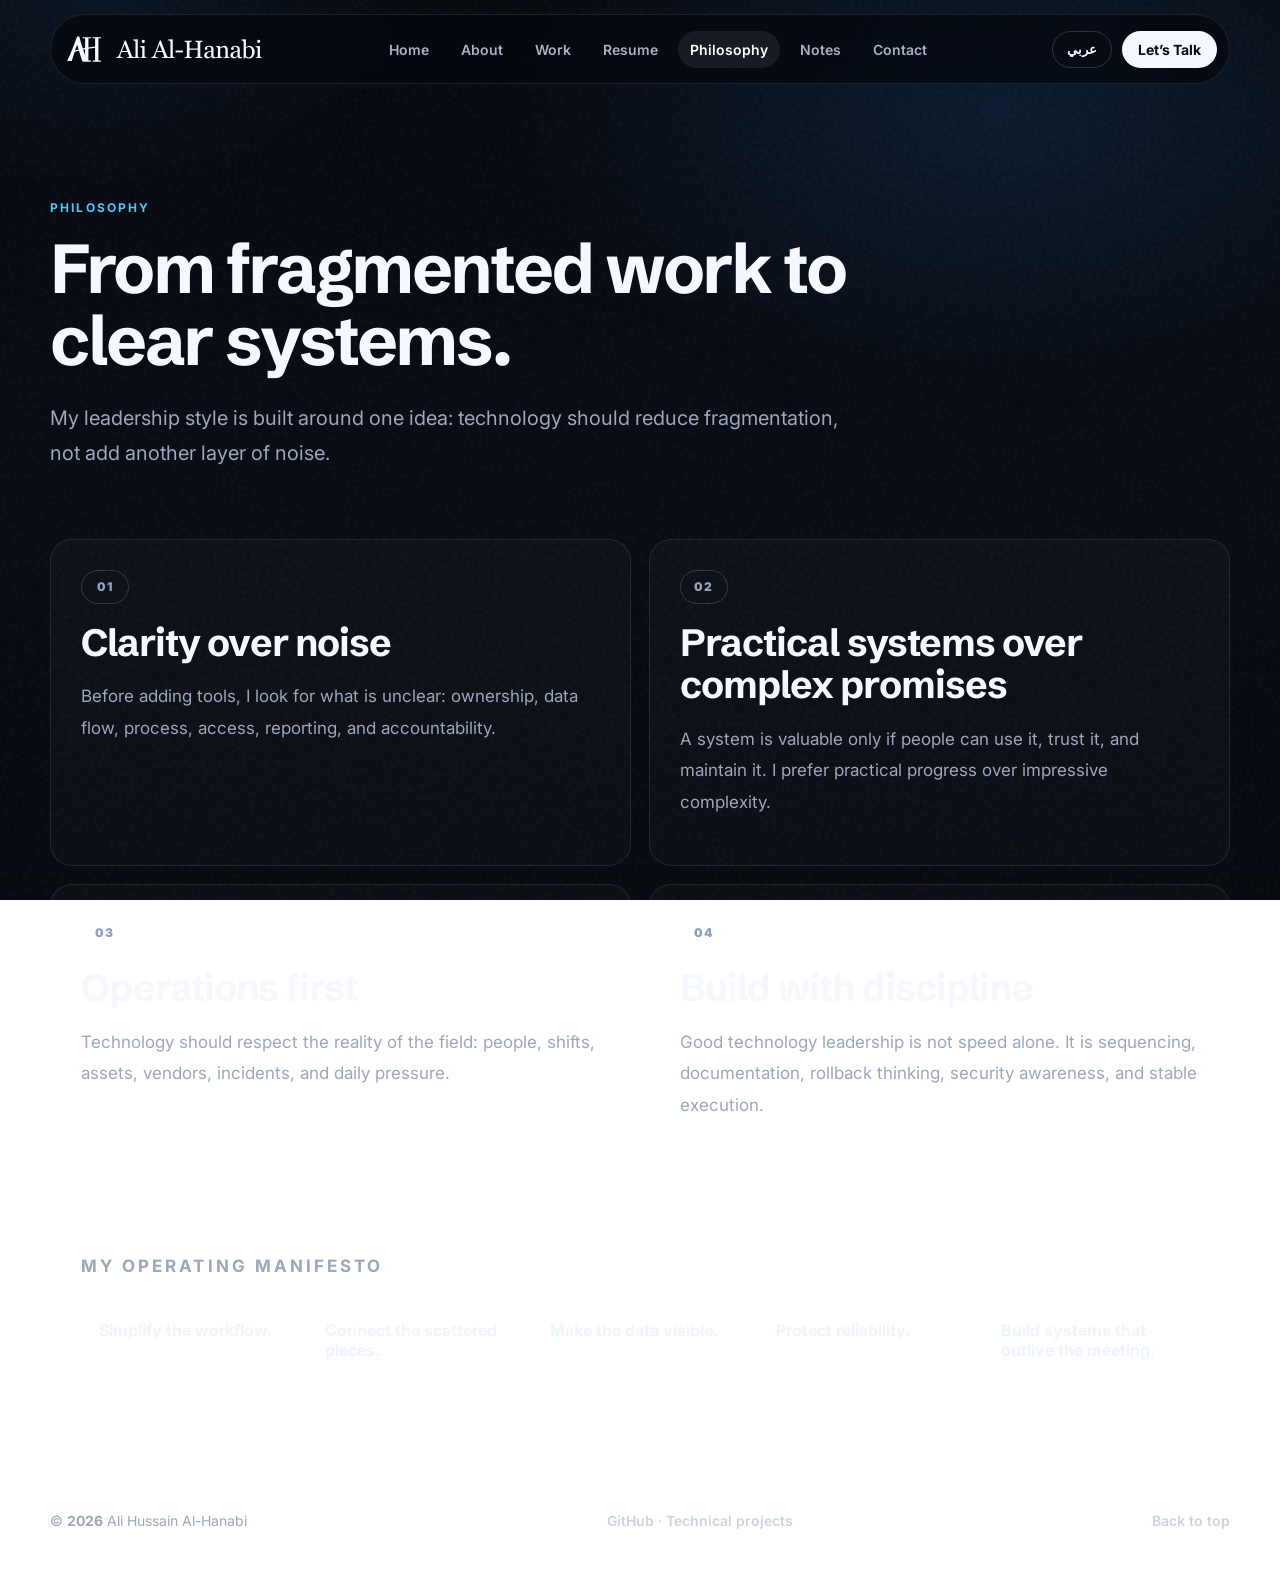
<file: philosophy.html>
<!doctype html>
<html lang="en" dir="ltr">
<head>
  <meta charset="utf-8" />
  <meta name="viewport" content="width=device-width, initial-scale=1" />
  <script>(function(d){d.classList.add('js');if('IntersectionObserver' in window){d.classList.add('js-reveal');setTimeout(function(){if(!d.classList.contains('reveal-ready'))d.classList.remove('js-reveal');},4000);}})(document.documentElement);</script>
  <title>Operating Philosophy | Ali Al-Hanabi on Clarity, Discipline &amp; Practical Systems</title>
  <meta name="description" content="How Ali Al-Hanabi approaches technology leadership: clarity, practical systems, operations-first thinking, and disciplined, well-governed execution." />
  <meta name="keywords" content="Ali Al-Hanabi, Ali Hussain Al-Hanabi, Ali Alhanabi, علي الحنابي, علي حسين الحنابي, IT Manager, Head of Technology, IT Leadership, Technology Strategy, Digital Transformation, IT Operations, IT Governance, Cybersecurity, Enterprise Infrastructure, ERP, Saudi Arabia, Eastern Province" />
  <meta name="author" content="Ali Hussain Al-Hanabi" />
  <meta name="robots" content="index, follow, max-image-preview:large, max-snippet:-1, max-video-preview:-1" />
  <meta name="theme-color" content="#07111f" />
  <link rel="icon" href="favicon.ico?v=signature-b" sizes="any" />
  <link rel="icon" type="image/svg+xml" href="assets/favicon.svg?v=signature-b" />
  <link rel="icon" type="image/png" sizes="32x32" href="assets/favicon-32x32.png?v=signature-b" />
  <link rel="icon" type="image/png" sizes="16x16" href="assets/favicon-16x16.png?v=signature-b" />
  <link rel="apple-touch-icon" sizes="180x180" href="assets/apple-touch-icon.png?v=signature-b" />
  <link rel="manifest" href="site.webmanifest?v=signature-b" />
  <meta name="msapplication-TileColor" content="#07111f" />
  <link rel="canonical" href="https://www.alhanabi.com/philosophy.html" />
  <link rel="alternate" hreflang="en" href="https://www.alhanabi.com/philosophy.html" />
  <link rel="alternate" hreflang="ar" href="https://www.alhanabi.com/philosophy.html" />
  <link rel="alternate" hreflang="x-default" href="https://www.alhanabi.com/philosophy.html" />
  <meta property="og:site_name" content="Ali Al-Hanabi | IT Leadership" />
  <meta property="og:title" content="Operating Philosophy | Ali Al-Hanabi on Clarity, Discipline &amp; Practical Systems" />
  <meta property="og:description" content="How Ali Al-Hanabi approaches technology leadership: clarity, practical systems, operations-first thinking, and disciplined, well-governed execution." />
  <meta property="og:type" content="article" />
  <meta property="og:url" content="https://www.alhanabi.com/philosophy.html" />
  <meta property="og:image" content="https://www.alhanabi.com/assets/og-image.jpg" />
  <meta property="og:image:type" content="image/jpeg" />
  <meta property="og:image:width" content="1200" />
  <meta property="og:image:height" content="630" />
  <meta property="og:image:alt" content="Ali Al-Hanabi, Enterprise Technology Leadership: Leading technology. Connecting strategy with execution." />
  <meta property="og:locale" content="en_US" />
  <meta property="og:locale:alternate" content="ar_SA" />
  <meta name="twitter:card" content="summary_large_image" />
  <meta name="twitter:site" content="@alihalhanabi" />
  <meta name="twitter:creator" content="@alihalhanabi" />
  <meta name="twitter:title" content="Operating Philosophy | Ali Al-Hanabi on Clarity, Discipline &amp; Practical Systems" />
  <meta name="twitter:description" content="How Ali Al-Hanabi approaches technology leadership: clarity, practical systems, operations-first thinking, and disciplined, well-governed execution." />
  <meta name="twitter:image" content="https://www.alhanabi.com/assets/og-image.jpg" />
  <meta name="twitter:image:alt" content="Ali Al-Hanabi, Enterprise Technology Leadership: Leading technology. Connecting strategy with execution." />
  <script type="application/ld+json">{"@context":"https://schema.org","@graph":[{"@type":"Person","@id":"https://www.alhanabi.com/#person","name":"Ali Al-Hanabi","alternateName":["Ali Hussain Al-Hanabi","Ali Alhanabi","Ali Hussain Alhanabi","علي حسين الحنابي","علي الحنابي"],"jobTitle":["IT Manager","Head of Technology"],"url":"https://www.alhanabi.com/","email":"ali@alhanabi.com","image":"https://www.alhanabi.com/assets/profile.jpg","address":{"@type":"PostalAddress","addressRegion":"Eastern Province","addressCountry":"SA"},"sameAs":["https://www.linkedin.com/in/ali-al-hanabi-09a138151/","https://x.com/alihalhanabi","https://github.com/abu3lhassan"],"knowsAbout":["IT strategy","IT leadership","digital transformation","IT operations","IT service management","IT governance","cybersecurity","enterprise infrastructure","cloud platforms","ERP and enterprise applications","business continuity","technology project management","vendor management"]},{"@type":"WebSite","@id":"https://www.alhanabi.com/#website","url":"https://www.alhanabi.com/","name":"Ali Al-Hanabi | IT Leadership","publisher":{"@id":"https://www.alhanabi.com/#person"},"inLanguage":["en","ar"]},{"@type":"WebPage","@id":"https://www.alhanabi.com/philosophy.html#webpage","url":"https://www.alhanabi.com/philosophy.html","name":"Operating Philosophy | Ali Al-Hanabi on Clarity, Discipline & Practical Systems","description":"How Ali Al-Hanabi approaches technology leadership: clarity, practical systems, operations-first thinking, and disciplined, well-governed execution.","isPartOf":{"@id":"https://www.alhanabi.com/#website"},"about":{"@id":"https://www.alhanabi.com/#person"},"primaryImageOfPage":{"@type":"ImageObject","url":"https://www.alhanabi.com/assets/profile.jpg"},"inLanguage":["en","ar"]}]}</script>
  <link rel="preconnect" href="https://fonts.googleapis.com">
  <link rel="preconnect" href="https://fonts.gstatic.com" crossorigin>
  <link href="https://fonts.googleapis.com/css2?family=Inter:wght@400;500;600;700;800;900&family=Schibsted+Grotesk:ital,wght@0,500;0,600;0,700;0,800;1,500;1,600;1,700&family=Tajawal:wght@400;500;700;800;900&display=swap" rel="stylesheet">
  <link rel="stylesheet" href="styles.css" />
</head>
<body>
  <div class="noise"></div>
  <div class="cursor-glow" id="cursorGlow"></div>

  <header class="site-header" id="top">
    <a class="brand signature-brand" href="index.html" aria-label="Ali Al-Hanabi home" data-i18n-aria-label="home_label">
      <img class="signature-monogram" src="assets/signature-executive-monogram.svg" width="40" height="40" alt="" aria-hidden="true"><img class="signature-wordmark" src="assets/signature-executive-wordmark.svg" width="148" height="23" alt="Ali Al-Hanabi"><span class="brand-context" data-i18n="brand_descriptor">IT Leadership</span>
    </a>
    <button class="mobile-nav-toggle" id="mobileNavToggle" type="button" aria-controls="primaryNav" aria-label="Open navigation" aria-expanded="false"><span></span><span></span><span></span></button>
    <nav class="nav" id="primaryNav" aria-label="Primary navigation" data-i18n-aria-label="nav_label">
      <a data-i18n="nav_home" href="index.html">Home</a>
      <a data-i18n="nav_about" href="about.html">About</a>
      <a data-i18n="nav_work" href="work.html">Work</a>
      <a data-i18n="nav_resume" href="resume.html">Resume</a>
      <a data-i18n="nav_philosophy" href="philosophy.html" aria-current="page">Philosophy</a>
      <a data-i18n="nav_notes" href="notes.html">Notes</a>
      <a data-i18n="nav_contact" href="contact.html">Contact</a>
    </nav>
    <div class="header-actions">
      <button class="lang-toggle" id="langToggle" type="button">عربي</button>
      <a class="magnetic-btn small" href="contact.html"><span data-i18n="lets_talk">Let’s Talk</span></a>
    </div>
  </header>
  <main class="page-main">
    <section class="section-shell page-hero reveal">
      <p class="section-kicker" data-i18n="philosophy_kicker">Philosophy</p>
      <h1 data-i18n="philosophy_title">From fragmented work to clear systems.</h1>
      <p data-i18n="philosophy_lead">My leadership style is built around one idea: technology should reduce fragmentation, not add another layer of noise.</p>
    </section>
    <section class="section-shell principle-grid">
      <article class="principle-card reveal"><span>01</span><h2 data-i18n="ph_1_h">Clarity over noise</h2><p data-i18n="ph_1_p">Before adding tools, I look for what is unclear: ownership, data flow, process, access, reporting, and accountability.</p></article>
      <article class="principle-card reveal"><span>02</span><h2 data-i18n="ph_2_h">Practical systems over complex promises</h2><p data-i18n="ph_2_p">A system is valuable only if people can use it, trust it, and maintain it. I prefer practical progress over impressive complexity.</p></article>
      <article class="principle-card reveal"><span>03</span><h2 data-i18n="ph_3_h">Operations first</h2><p data-i18n="ph_3_p">Technology should respect the reality of the field: people, shifts, assets, vendors, incidents, and daily pressure.</p></article>
      <article class="principle-card reveal"><span>04</span><h2 data-i18n="ph_4_h">Build with discipline</h2><p data-i18n="ph_4_p">Good technology leadership is not speed alone. It is sequencing, documentation, rollback thinking, security awareness, and stable execution.</p></article>
    </section>
    <section class="section-shell manifesto reveal"><p class="section-kicker" data-i18n="ph_manifesto">My operating manifesto</p><div class="manifesto-lines"><span data-i18n="ph_m1">Simplify the workflow.</span><span data-i18n="ph_m2">Connect the scattered pieces.</span><span data-i18n="ph_m3">Make the data visible.</span><span data-i18n="ph_m4">Protect reliability.</span><span data-i18n="ph_m5">Build systems that outlive the meeting.</span></div></section>
  </main>
  <footer class="footer">
    <span>© <b id="year"></b> <span data-i18n="footer_name">Ali Hussain Al-Hanabi</span></span>
    <a href="https://github.com/abu3lhassan" target="_blank" rel="noopener" data-i18n="github_link">GitHub · Technical projects</a>
    <a href="#top" data-i18n="back_top">Back to top</a>
  </footer>
  <script src="site-pages.js"></script>
  <script>
    // Mobile navigation controller
    (() => {
      const btn = document.getElementById('mobileNavToggle');
      const nav = document.querySelector('.site-header .nav');
      if (!btn || !nav) return;
      const close = () => { nav.classList.remove('nav-open'); btn.classList.remove('is-open'); btn.setAttribute('aria-expanded', 'false'); btn.setAttribute('aria-label', document.documentElement.lang === 'ar' ? 'فتح قائمة التنقل' : 'Open navigation'); };
      btn.addEventListener('click', () => {
        const open = nav.classList.toggle('nav-open');
        btn.classList.toggle('is-open', open);
        btn.setAttribute('aria-expanded', String(open));
        btn.setAttribute('aria-label', document.documentElement.lang === 'ar' ? (open ? 'إغلاق قائمة التنقل' : 'فتح قائمة التنقل') : (open ? 'Close navigation' : 'Open navigation'));
      });
      nav.querySelectorAll('a').forEach(a => a.addEventListener('click', close));
      window.addEventListener('resize', () => { if (window.innerWidth > 920) close(); });
      document.addEventListener('keydown', e => { if (e.key === 'Escape') close(); });
    })();
  </script>
</body>
</html>
</file>
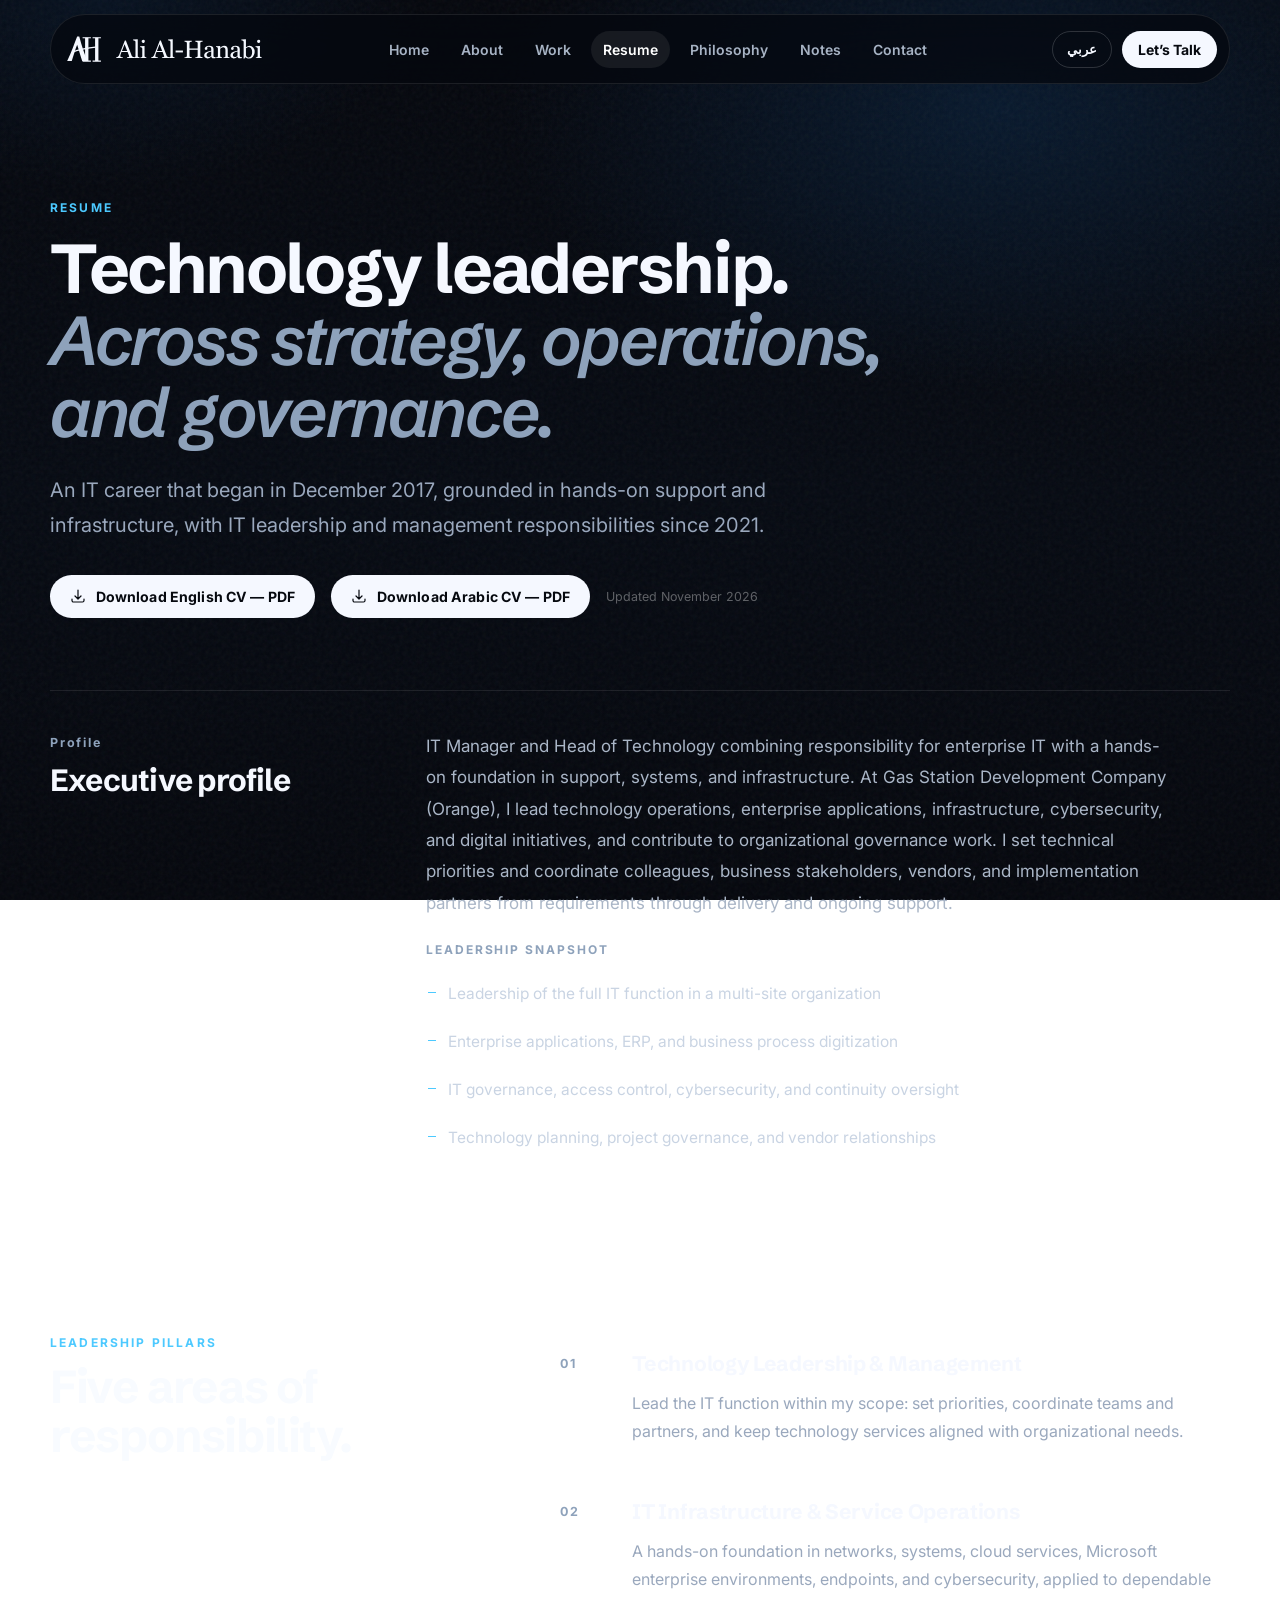
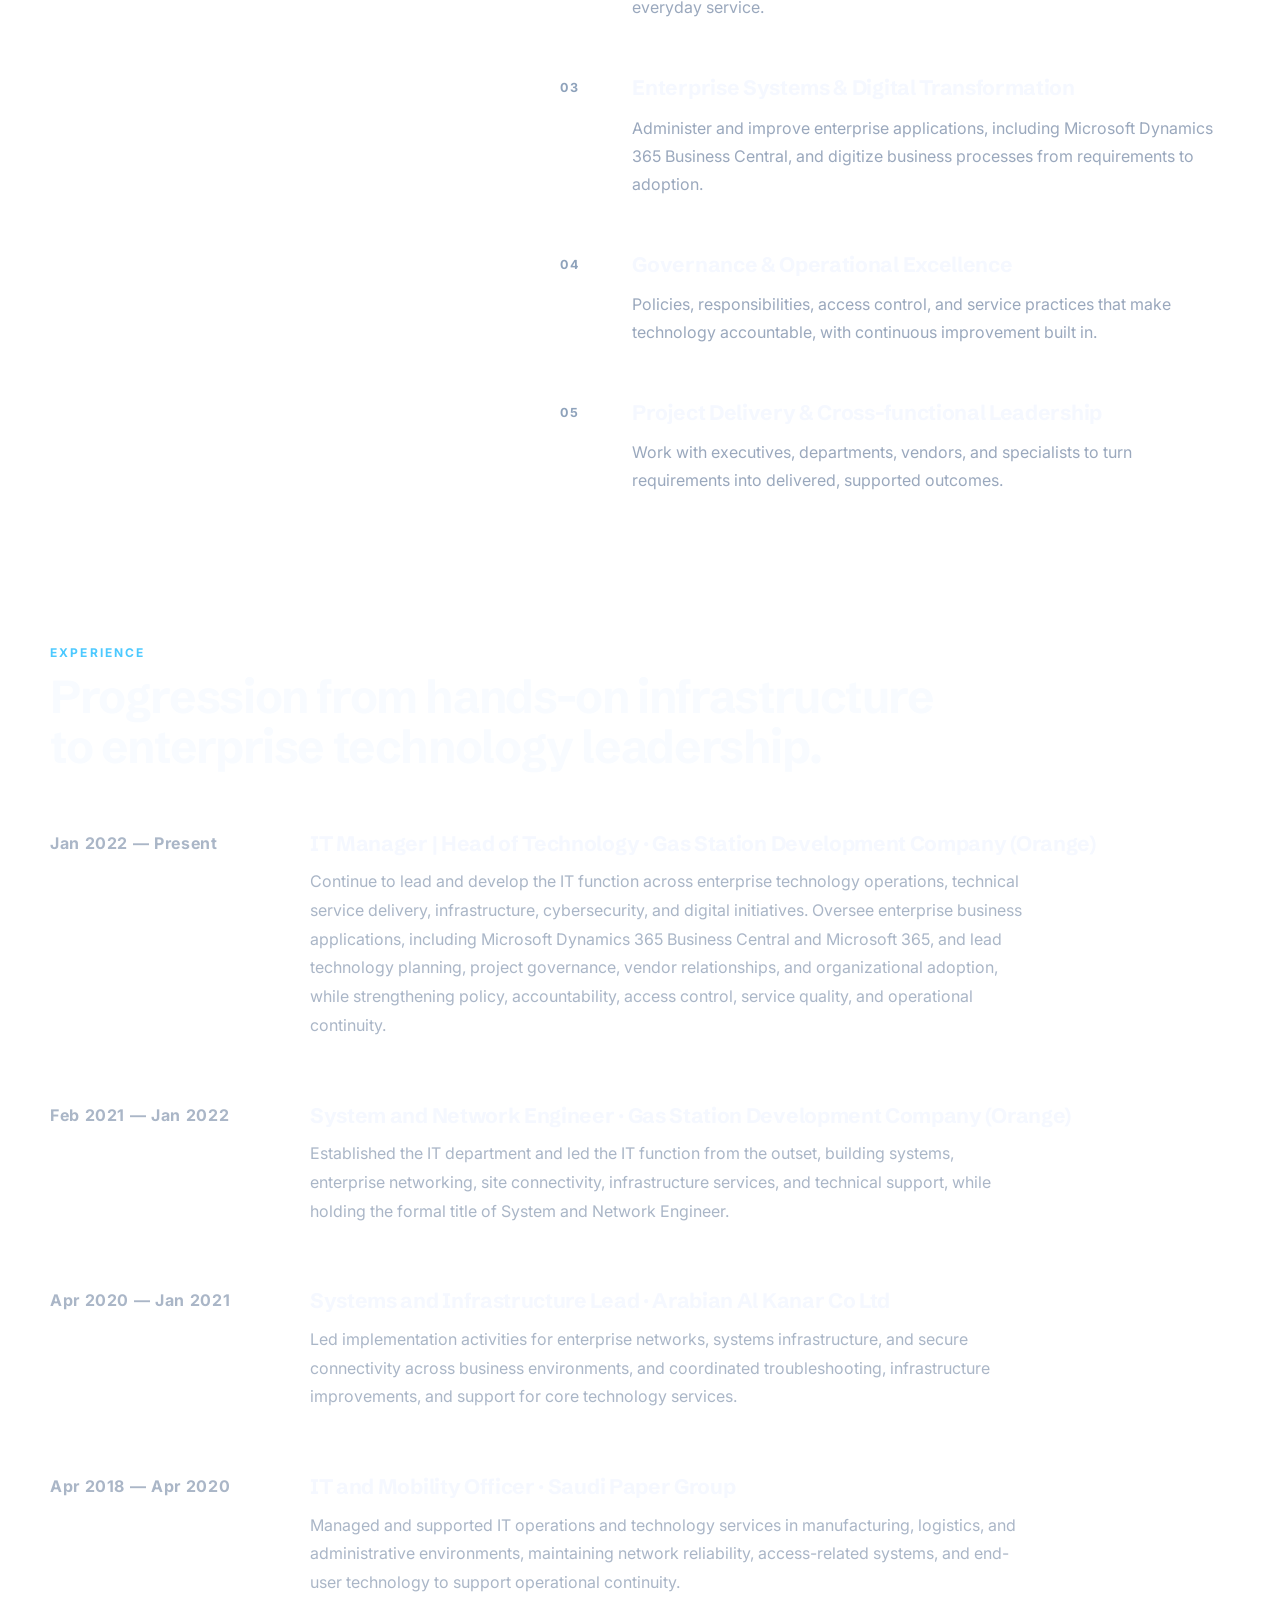
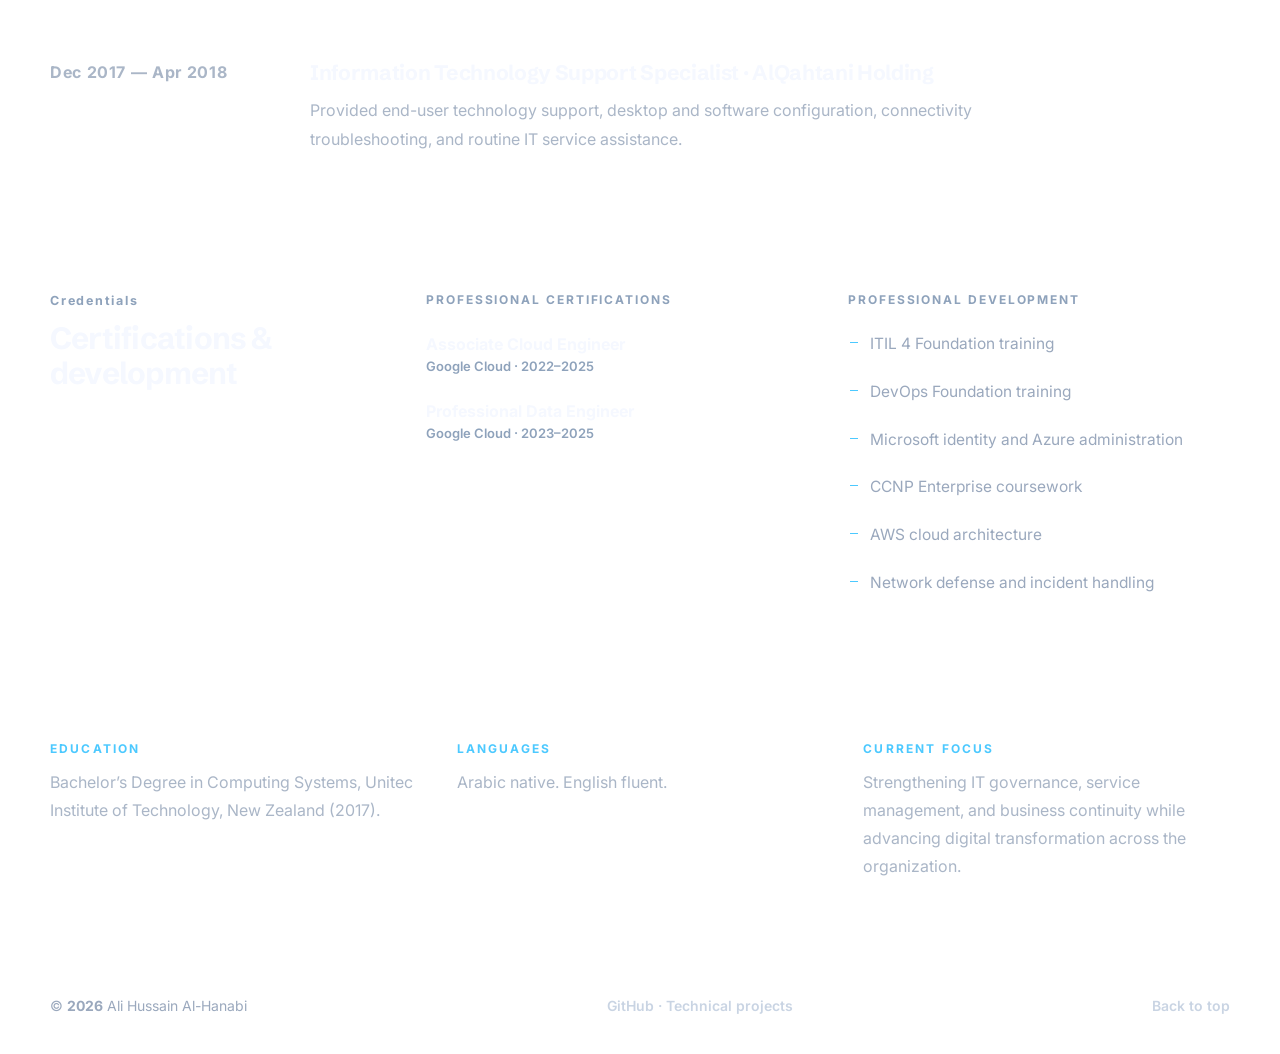
<file: resume.html>
<!doctype html>
<html lang="en" dir="ltr">
<head>
  <meta charset="utf-8" />
  <meta name="viewport" content="width=device-width, initial-scale=1" />
  <script>(function(d){d.classList.add('js');if('IntersectionObserver' in window){d.classList.add('js-reveal');setTimeout(function(){if(!d.classList.contains('reveal-ready'))d.classList.remove('js-reveal');},4000);}})(document.documentElement);</script>
  <title>Resume | Ali Hussain Al-Hanabi, IT Manager &amp; Head of Technology</title>
  <meta name="description" content="Resume of Ali Hussain Al-Hanabi, IT Manager and Head of Technology: IT strategy, operations and service management, enterprise infrastructure and cloud, cybersecurity, governance, and ERP." />
  <meta name="keywords" content="Ali Al-Hanabi, Ali Hussain Al-Hanabi, Ali Alhanabi, علي الحنابي, علي حسين الحنابي, IT Manager, Head of Technology, IT Leadership, Technology Strategy, Digital Transformation, IT Operations, IT Governance, Cybersecurity, Enterprise Infrastructure, ERP, Saudi Arabia, Eastern Province" />
  <meta name="author" content="Ali Hussain Al-Hanabi" />
  <meta name="robots" content="index, follow, max-image-preview:large, max-snippet:-1, max-video-preview:-1" />
  <meta name="theme-color" content="#07111f" />
  <link rel="icon" href="favicon.ico?v=signature-b" sizes="any" />
  <link rel="icon" type="image/svg+xml" href="assets/favicon.svg?v=signature-b" />
  <link rel="icon" type="image/png" sizes="32x32" href="assets/favicon-32x32.png?v=signature-b" />
  <link rel="icon" type="image/png" sizes="16x16" href="assets/favicon-16x16.png?v=signature-b" />
  <link rel="apple-touch-icon" sizes="180x180" href="assets/apple-touch-icon.png?v=signature-b" />
  <link rel="manifest" href="site.webmanifest?v=signature-b" />
  <meta name="msapplication-TileColor" content="#07111f" />
  <link rel="canonical" href="https://www.alhanabi.com/resume.html" />
  <link rel="alternate" hreflang="en" href="https://www.alhanabi.com/resume.html" />
  <link rel="alternate" hreflang="ar" href="https://www.alhanabi.com/resume.html" />
  <link rel="alternate" hreflang="x-default" href="https://www.alhanabi.com/resume.html" />
  <meta property="og:site_name" content="Ali Al-Hanabi | IT Leadership" />
  <meta property="og:title" content="Resume | Ali Hussain Al-Hanabi, IT Manager &amp; Head of Technology" />
  <meta property="og:description" content="Resume of Ali Hussain Al-Hanabi, IT Manager and Head of Technology: IT strategy, operations and service management, enterprise infrastructure and cloud, cybersecurity, governance, and ERP." />
  <meta property="og:type" content="profile" />
  <meta property="og:url" content="https://www.alhanabi.com/resume.html" />
  <meta property="og:image" content="https://www.alhanabi.com/assets/og-image.jpg" />
  <meta property="og:image:type" content="image/jpeg" />
  <meta property="og:image:width" content="1200" />
  <meta property="og:image:height" content="630" />
  <meta property="og:image:alt" content="Ali Al-Hanabi, Enterprise Technology Leadership: Leading technology. Connecting strategy with execution." />
  <meta property="og:locale" content="en_US" />
  <meta property="og:locale:alternate" content="ar_SA" />
  <meta name="twitter:card" content="summary_large_image" />
  <meta name="twitter:site" content="@alihalhanabi" />
  <meta name="twitter:creator" content="@alihalhanabi" />
  <meta name="twitter:title" content="Resume | Ali Hussain Al-Hanabi, IT Manager &amp; Head of Technology" />
  <meta name="twitter:description" content="Resume of Ali Hussain Al-Hanabi, IT Manager and Head of Technology: IT strategy, operations and service management, enterprise infrastructure and cloud, cybersecurity, governance, and ERP." />
  <meta name="twitter:image" content="https://www.alhanabi.com/assets/og-image.jpg" />
  <meta name="twitter:image:alt" content="Ali Al-Hanabi, Enterprise Technology Leadership: Leading technology. Connecting strategy with execution." />
  <script type="application/ld+json">{"@context":"https://schema.org","@graph":[{"@type":"Person","@id":"https://www.alhanabi.com/#person","name":"Ali Al-Hanabi","alternateName":["Ali Hussain Al-Hanabi","Ali Alhanabi","Ali Hussain Alhanabi","علي حسين الحنابي","علي الحنابي"],"jobTitle":["IT Manager","Head of Technology"],"url":"https://www.alhanabi.com/","email":"ali@alhanabi.com","image":"https://www.alhanabi.com/assets/profile.jpg","address":{"@type":"PostalAddress","addressRegion":"Eastern Province","addressCountry":"SA"},"sameAs":["https://www.linkedin.com/in/ali-al-hanabi-09a138151/","https://x.com/alihalhanabi","https://github.com/abu3lhassan"],"knowsAbout":["IT strategy","IT leadership","digital transformation","IT operations","IT service management","IT governance","cybersecurity","enterprise infrastructure","cloud platforms","ERP and enterprise applications","business continuity","technology project management","vendor management"]},{"@type":"WebSite","@id":"https://www.alhanabi.com/#website","url":"https://www.alhanabi.com/","name":"Ali Al-Hanabi | IT Leadership","publisher":{"@id":"https://www.alhanabi.com/#person"},"inLanguage":["en","ar"]},{"@type":"WebPage","@id":"https://www.alhanabi.com/resume.html#webpage","url":"https://www.alhanabi.com/resume.html","name":"Resume | Ali Hussain Al-Hanabi, IT Manager & Head of Technology","description":"Resume of Ali Hussain Al-Hanabi, IT Manager and Head of Technology: IT strategy, operations and service management, enterprise infrastructure and cloud, cybersecurity, governance, and ERP.","isPartOf":{"@id":"https://www.alhanabi.com/#website"},"about":{"@id":"https://www.alhanabi.com/#person"},"primaryImageOfPage":{"@type":"ImageObject","url":"https://www.alhanabi.com/assets/profile.jpg"},"inLanguage":["en","ar"]}]}</script>
  <link rel="preconnect" href="https://fonts.googleapis.com">
  <link rel="preconnect" href="https://fonts.gstatic.com" crossorigin>
  <link href="https://fonts.googleapis.com/css2?family=Inter:wght@400;500;600;700;800;900&family=Schibsted+Grotesk:ital,wght@0,500;0,600;0,700;0,800;1,500;1,600;1,700&family=Tajawal:wght@400;500;700;800;900&display=swap" rel="stylesheet">
  <link rel="stylesheet" href="styles.css" />
</head>
<body>
  <div class="noise"></div>
  <div class="cursor-glow" id="cursorGlow"></div>

  <header class="site-header" id="top">
    <a class="brand signature-brand" href="index.html" aria-label="Ali Al-Hanabi home" data-i18n-aria-label="home_label">
      <img class="signature-monogram" src="assets/signature-executive-monogram.svg" width="40" height="40" alt="" aria-hidden="true"><img class="signature-wordmark" src="assets/signature-executive-wordmark.svg" width="148" height="23" alt="Ali Al-Hanabi"><span class="brand-context" data-i18n="brand_descriptor">IT Leadership</span>
    </a>
    <button class="mobile-nav-toggle" id="mobileNavToggle" type="button" aria-controls="primaryNav" aria-label="Open navigation" aria-expanded="false"><span></span><span></span><span></span></button>
    <nav class="nav" id="primaryNav" aria-label="Primary navigation" data-i18n-aria-label="nav_label">
      <a data-i18n="nav_home" href="index.html">Home</a>
      <a data-i18n="nav_about" href="about.html">About</a>
      <a data-i18n="nav_work" href="work.html">Work</a>
      <a data-i18n="nav_resume" href="resume.html" aria-current="page">Resume</a>
      <a data-i18n="nav_philosophy" href="philosophy.html">Philosophy</a>
      <a data-i18n="nav_notes" href="notes.html">Notes</a>
      <a data-i18n="nav_contact" href="contact.html">Contact</a>
    </nav>
    <div class="header-actions">
      <button class="lang-toggle" id="langToggle" type="button">عربي</button>
      <a class="magnetic-btn small" href="contact.html"><span data-i18n="lets_talk">Let’s Talk</span></a>
    </div>
  </header>
  <main class="page-main resume-page">
    <section class="section-shell page-hero reveal">
      <p class="section-kicker" data-i18n="resume_kicker">Resume</p>
      <h1><span data-i18n="resume_title">Technology leadership.</span> <em data-i18n="resume_title_2">Across strategy, operations, and governance.</em></h1>
      <p data-i18n="resume_lead">An IT career that began in December 2017, grounded in hands-on support and infrastructure, with IT leadership and management responsibilities since 2021.</p>

<div class="cv-download-wrap reveal">
  <a class="cv-download-btn" href="assets/Ali_Al-Hanabi_CV_2026.pdf" download="Ali_Al-Hanabi_CV_2026.pdf">
    <svg xmlns="http://www.w3.org/2000/svg" fill="none" viewBox="0 0 24 24" stroke-width="1.8" stroke="currentColor">
      <path stroke-linecap="round" stroke-linejoin="round" d="M3 16.5v2.25A2.25 2.25 0 005.25 21h13.5A2.25 2.25 0 0021 18.75V16.5M16.5 12L12 16.5m0 0L7.5 12m4.5 4.5V3" />
    </svg>
    <span data-i18n="cv_download">Download English CV — PDF</span>
  </a>
  <a class="cv-download-btn" href="assets/Ali_Al-Hanabi_CV_2026_AR.pdf" download="Ali_Al-Hanabi_CV_2026_AR.pdf" hreflang="ar" type="application/pdf">
    <svg xmlns="http://www.w3.org/2000/svg" fill="none" viewBox="0 0 24 24" stroke-width="1.8" stroke="currentColor" aria-hidden="true">
      <path stroke-linecap="round" stroke-linejoin="round" d="M3 16.5v2.25A2.25 2.25 0 005.25 21h13.5A2.25 2.25 0 0021 18.75V16.5M16.5 12L12 16.5m0 0L7.5 12m4.5 4.5V3" />
    </svg>
    <span data-i18n="cv_download_ar">Download Arabic CV — PDF</span>
  </a>
  <span class="cv-download-note" data-i18n="cv_updated">Updated November 2026</span>
</div>

    </section>

    <section class="section-shell editorial-rows">
      <article class="editorial-row reveal"><div class="row-head"><span class="row-num" data-i18n="resume_badge_profile">Profile</span><h2 data-i18n="resume_profile_h">Executive profile</h2></div><div class="row-body"><p data-i18n="resume_profile_p">IT Manager and Head of Technology combining responsibility for enterprise IT with a hands-on foundation in support, systems, and infrastructure. At Gas Station Development Company (Orange), I lead technology operations, enterprise applications, infrastructure, cybersecurity, and digital initiatives, and contribute to organizational governance work. I set technical priorities and coordinate colleagues, business stakeholders, vendors, and implementation partners from requirements through delivery and ongoing support.</p><p class="list-label" data-i18n="resume_snapshot">Leadership snapshot</p><ul class="snapshot-list"><li data-i18n="resume_snap_1">Leadership of the full IT function in a multi-site organization</li><li data-i18n="resume_snap_2">Enterprise applications, ERP, and business process digitization</li><li data-i18n="resume_snap_3">IT governance, access control, cybersecurity, and continuity oversight</li><li data-i18n="resume_snap_4">Technology planning, project governance, and vendor relationships</li></ul></div></article>
    </section>

    <section class="section-shell pillars-section resume-pillars">
      <div class="section-heading reveal"><p data-i18n="resume_cap_kicker">Leadership pillars</p><h2 data-i18n="resume_cap_title">Five areas of responsibility.</h2></div>
      <ol class="pillar-list"><li class="pillar reveal"><span class="pillar-num" aria-hidden="true">01</span><h3 data-i18n="resume_cap_1_h">Technology Leadership &amp; Management</h3><p data-i18n="resume_cap_1_p">Lead the IT function within my scope: set priorities, coordinate teams and partners, and keep technology services aligned with organizational needs.</p></li><li class="pillar reveal"><span class="pillar-num" aria-hidden="true">02</span><h3 data-i18n="resume_cap_2_h">IT Infrastructure &amp; Service Operations</h3><p data-i18n="resume_cap_2_p">A hands-on foundation in networks, systems, cloud services, Microsoft enterprise environments, endpoints, and cybersecurity, applied to dependable everyday service.</p></li><li class="pillar reveal"><span class="pillar-num" aria-hidden="true">03</span><h3 data-i18n="resume_cap_3_h">Enterprise Systems &amp; Digital Transformation</h3><p data-i18n="resume_cap_3_p">Administer and improve enterprise applications, including Microsoft Dynamics 365 Business Central, and digitize business processes from requirements to adoption.</p></li><li class="pillar reveal"><span class="pillar-num" aria-hidden="true">04</span><h3 data-i18n="resume_cap_4_h">Governance &amp; Operational Excellence</h3><p data-i18n="resume_cap_4_p">Policies, responsibilities, access control, and service practices that make technology accountable, with continuous improvement built in.</p></li><li class="pillar reveal"><span class="pillar-num" aria-hidden="true">05</span><h3 data-i18n="resume_cap_5_h">Project Delivery &amp; Cross-functional Leadership</h3><p data-i18n="resume_cap_5_p">Work with executives, departments, vendors, and specialists to turn requirements into delivered, supported outcomes.</p></li></ol>
    </section>

    <section class="section-shell experience-section">
      <div class="section-heading wide reveal"><p data-i18n="resume_exp_kicker">Experience</p><h2 data-i18n="resume_exp_title">Progression from hands-on infrastructure to enterprise technology leadership.</h2></div>
      <ol class="career-list">
        <li class="career-item reveal"><p class="career-date" data-i18n="date_1">Jan 2022 — Present</p><div><h3 data-i18n="resume_exp_1_h">IT Manager | Head of Technology · Gas Station Development Company (Orange)</h3><p data-i18n="resume_exp_1_p">Continue to lead and develop the IT function across enterprise technology operations, technical service delivery, infrastructure, cybersecurity, and digital initiatives. Oversee enterprise business applications, including Microsoft Dynamics 365 Business Central and Microsoft 365, and lead technology planning, project governance, vendor relationships, and organizational adoption, while strengthening policy, accountability, access control, service quality, and operational continuity.</p></div></li>
        <li class="career-item reveal"><p class="career-date" data-i18n="date_2">Feb 2021 — Jan 2022</p><div><h3 data-i18n="resume_exp_2_h">System and Network Engineer · Gas Station Development Company (Orange)</h3><p data-i18n="resume_exp_2_p">Established the IT department and led the IT function from the outset, building systems, enterprise networking, site connectivity, infrastructure services, and technical support, while holding the formal title of System and Network Engineer.</p></div></li>
        <li class="career-item reveal"><p class="career-date" data-i18n="date_3">Apr 2020 — Jan 2021</p><div><h3 data-i18n="resume_exp_3_h">Systems and Infrastructure Lead · Arabian Al Kanar Co Ltd</h3><p data-i18n="resume_exp_3_p">Led implementation activities for enterprise networks, systems infrastructure, and secure connectivity across business environments, and coordinated troubleshooting, infrastructure improvements, and support for core technology services.</p></div></li>
        <li class="career-item reveal"><p class="career-date" data-i18n="date_4">Apr 2018 — Apr 2020</p><div><h3 data-i18n="resume_exp_4_h">IT and Mobility Officer · Saudi Paper Group</h3><p data-i18n="resume_exp_4_p">Managed and supported IT operations and technology services in manufacturing, logistics, and administrative environments, maintaining network reliability, access-related systems, and end-user technology to support operational continuity.</p></div></li>
        <li class="career-item reveal"><p class="career-date" data-i18n="date_5">Dec 2017 — Apr 2018</p><div><h3 data-i18n="resume_exp_5_h">Information Technology Support Specialist · AlQahtani Holding</h3><p data-i18n="resume_exp_5_p">Provided end-user technology support, desktop and software configuration, connectivity troubleshooting, and routine IT service assistance.</p></div></li>
      </ol>
    </section>

    <section class="section-shell editorial-rows resume-credentials">
      <article class="editorial-row reveal"><div class="row-head"><span class="row-num" data-i18n="resume_badge_credentials">Credentials</span><h2 data-i18n="resume_cert_h">Certifications &amp; development</h2></div><div class="row-body cred-grid">
        <div><p class="list-label" data-i18n="resume_cert_list_h">Professional Certifications</p><ul class="cert-list"><li><span class="cert-name" data-i18n="resume_cert_1">Associate Cloud Engineer</span><span class="cert-meta" data-i18n="resume_cert_1_meta">Google Cloud · 2022–2025</span></li><li><span class="cert-name" data-i18n="resume_cert_2">Professional Data Engineer</span><span class="cert-meta" data-i18n="resume_cert_2_meta">Google Cloud · 2023–2025</span></li></ul></div>
        <div><p class="list-label" data-i18n="resume_training_h">Professional Development</p><ul class="plain-list training-list"><li data-i18n="resume_tr_1">ITIL 4 Foundation training</li><li data-i18n="resume_tr_2">DevOps Foundation training</li><li data-i18n="resume_tr_3">Microsoft identity and Azure administration</li><li data-i18n="resume_tr_4">CCNP Enterprise coursework</li><li data-i18n="resume_tr_5">AWS cloud architecture</li><li data-i18n="resume_tr_6">Network defense and incident handling</li></ul></div>
      </div></article>
    </section>
    <section class="section-shell facts-row">
      <div class="fact reveal"><p class="section-kicker" data-i18n="resume_edu_h">Education</p><p data-i18n="resume_edu_p">Bachelor’s Degree in Computing Systems, Unitec Institute of Technology, New Zealand (2017).</p></div>
      <div class="fact reveal"><p class="section-kicker" data-i18n="resume_lang_h">Languages</p><p data-i18n="resume_lang_p">Arabic native. English fluent.</p></div>
      <div class="fact reveal"><p class="section-kicker" data-i18n="resume_focus_h">Current focus</p><p data-i18n="resume_focus_p">Strengthening IT governance, service management, and business continuity while advancing digital transformation across the organization.</p></div>
    </section>
  </main>
  <footer class="footer">
    <span>© <b id="year"></b> <span data-i18n="footer_name">Ali Hussain Al-Hanabi</span></span>
    <a href="https://github.com/abu3lhassan" target="_blank" rel="noopener" data-i18n="github_link">GitHub · Technical projects</a>
    <a href="#top" data-i18n="back_top">Back to top</a>
  </footer>
  <script src="site-pages.js"></script>
  <script>
    (() => {
      const btn = document.getElementById('mobileNavToggle');
      const nav = document.querySelector('.site-header .nav');
      if (!btn || !nav) return;
      const close = () => { nav.classList.remove('nav-open'); btn.classList.remove('is-open'); btn.setAttribute('aria-expanded', 'false'); btn.setAttribute('aria-label', document.documentElement.lang === 'ar' ? 'فتح قائمة التنقل' : 'Open navigation'); };
      btn.addEventListener('click', () => {
        const open = nav.classList.toggle('nav-open');
        btn.classList.toggle('is-open', open);
        btn.setAttribute('aria-expanded', String(open));
        btn.setAttribute('aria-label', document.documentElement.lang === 'ar' ? (open ? 'إغلاق قائمة التنقل' : 'فتح قائمة التنقل') : (open ? 'Close navigation' : 'Open navigation'));
      });
      nav.querySelectorAll('a').forEach(a => a.addEventListener('click', close));
      window.addEventListener('resize', () => { if (window.innerWidth > 920) close(); });
      document.addEventListener('keydown', e => { if (e.key === 'Escape') close(); });
    })();
  </script>
</body>
</html>
</file>
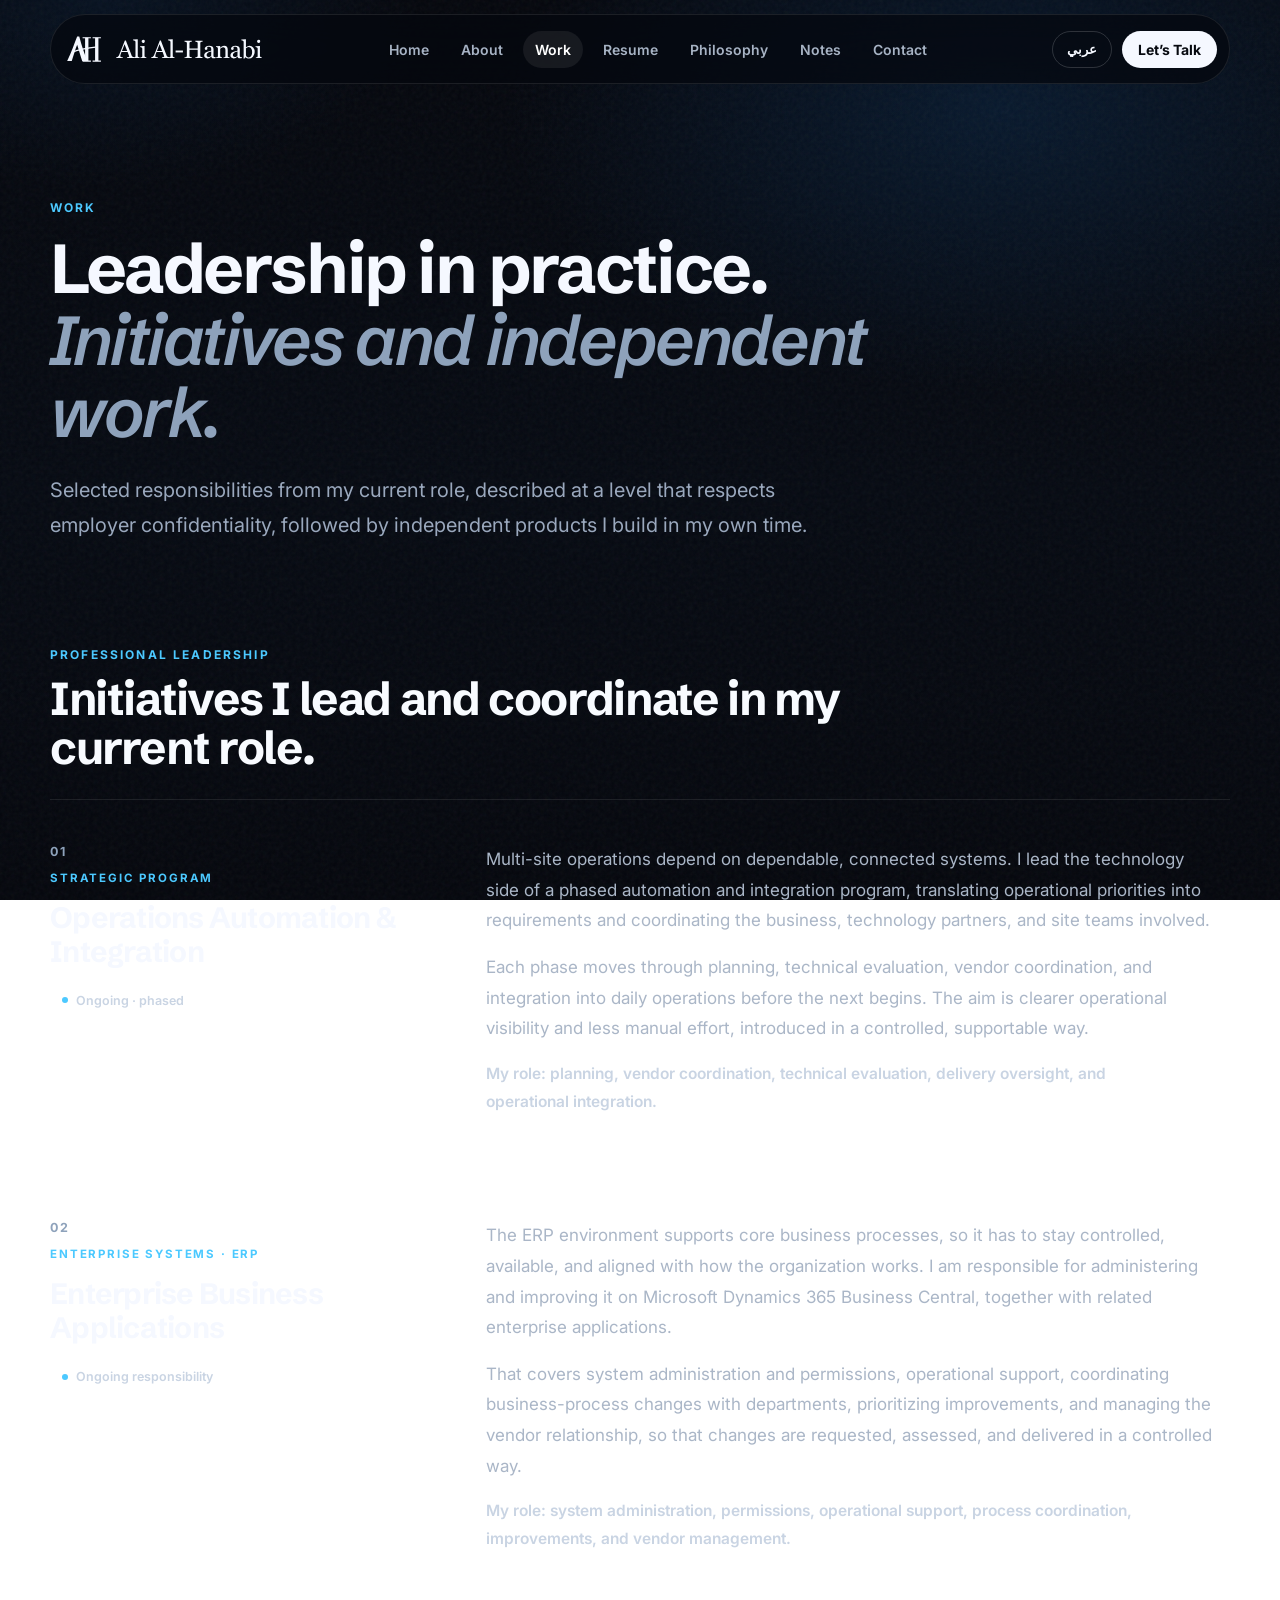
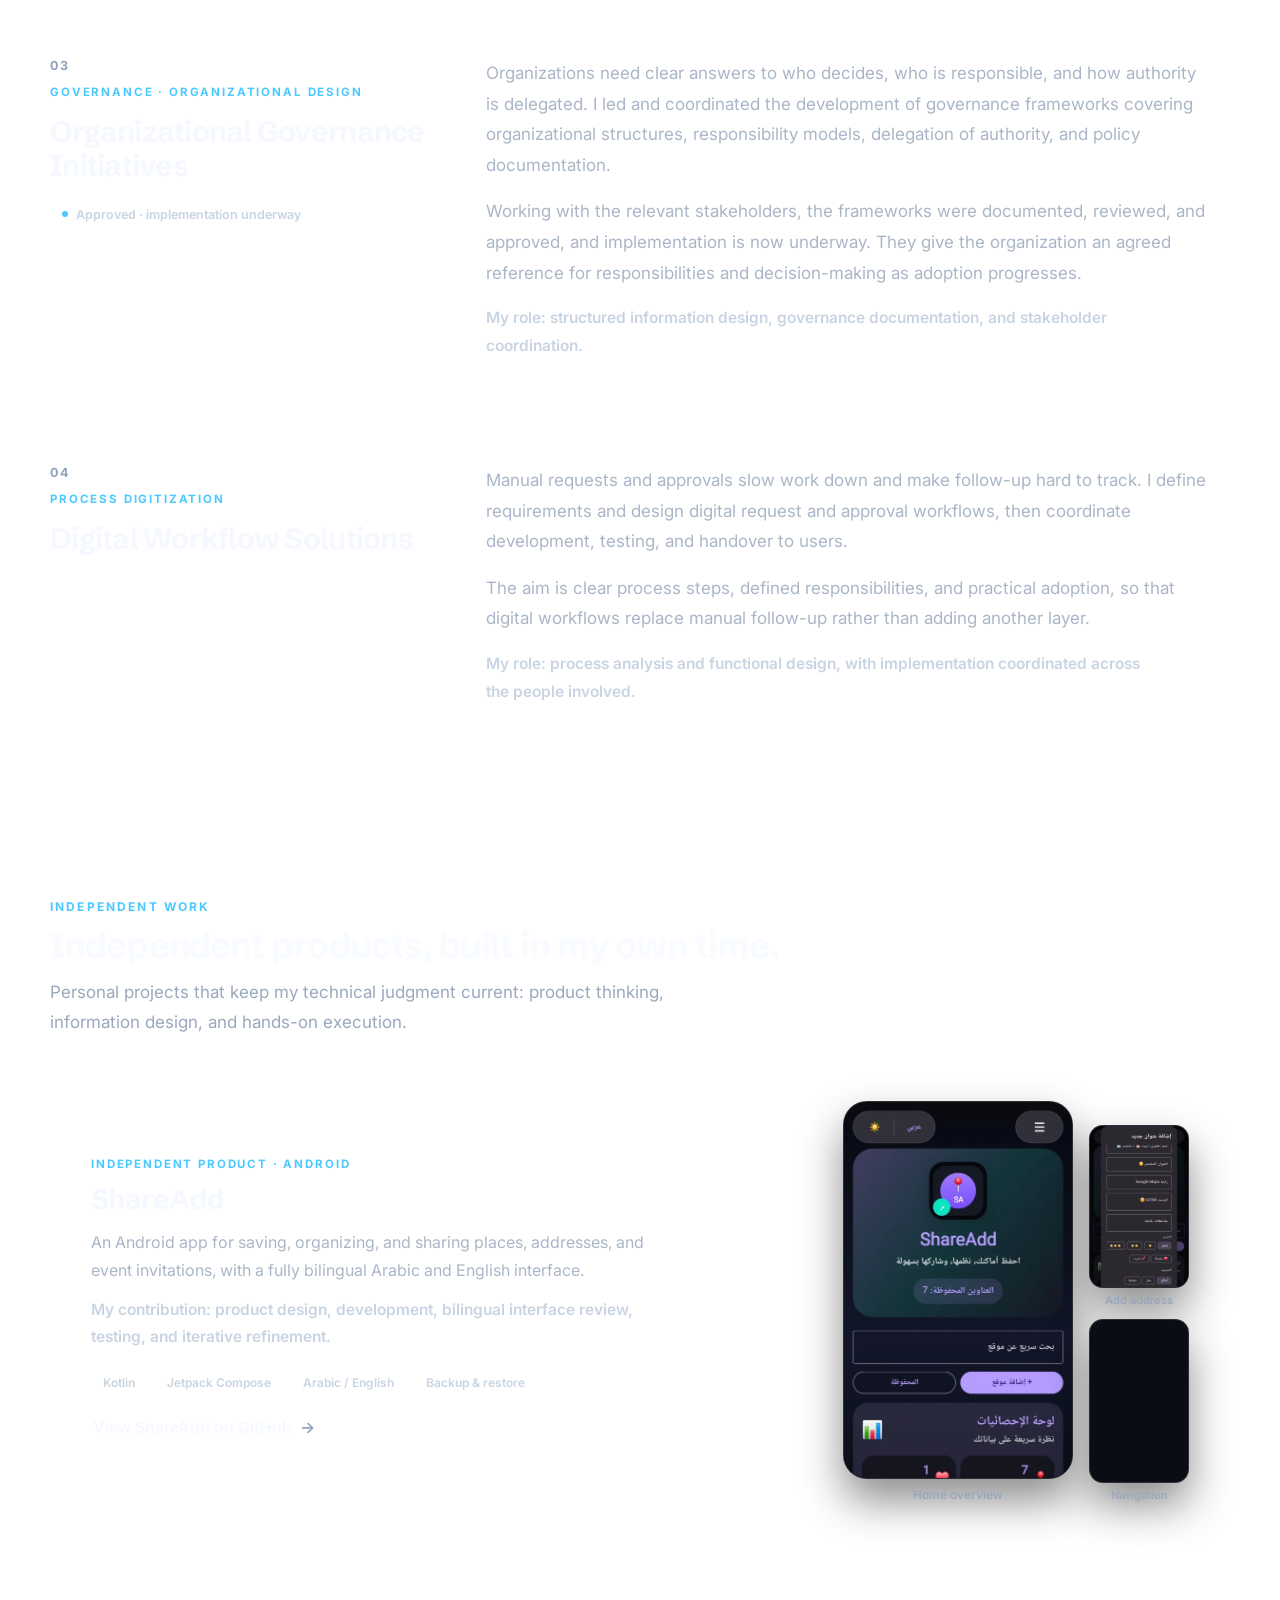
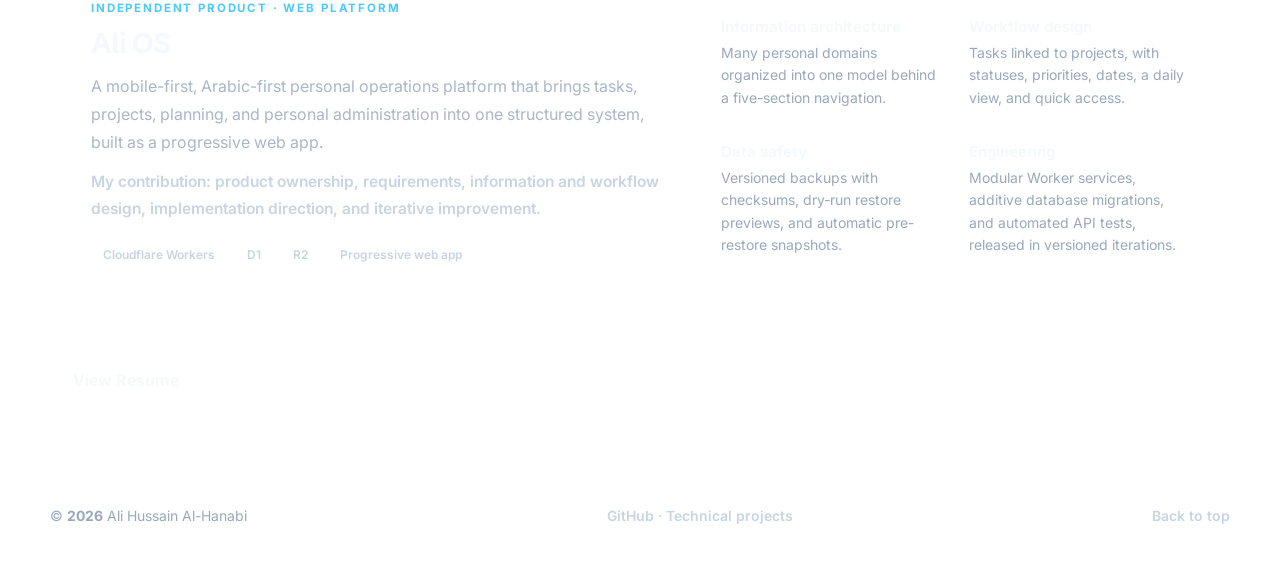
<file: work.html>
<!doctype html>
<html lang="en" dir="ltr">
<head>
  <meta charset="utf-8" />
  <meta name="viewport" content="width=device-width, initial-scale=1" />
  <script>(function(d){d.classList.add('js');if('IntersectionObserver' in window){d.classList.add('js-reveal');setTimeout(function(){if(!d.classList.contains('reveal-ready'))d.classList.remove('js-reveal');},4000);}})(document.documentElement);</script>
  <title>Work | Ali Al-Hanabi, Digital Transformation &amp; IT Governance</title>
  <meta name="description" content="Selected leadership initiatives by Ali Al-Hanabi in digital transformation, IT governance, enterprise applications, and technology delivery, plus independent products." />
  <meta name="keywords" content="Ali Al-Hanabi, Ali Hussain Al-Hanabi, Ali Alhanabi, علي الحنابي, علي حسين الحنابي, IT Manager, Head of Technology, IT Leadership, Technology Strategy, Digital Transformation, IT Operations, IT Governance, Cybersecurity, Enterprise Infrastructure, ERP, Saudi Arabia, Eastern Province" />
  <meta name="author" content="Ali Hussain Al-Hanabi" />
  <meta name="robots" content="index, follow, max-image-preview:large, max-snippet:-1, max-video-preview:-1" />
  <meta name="theme-color" content="#07111f" />
  <link rel="icon" href="favicon.ico?v=signature-b" sizes="any" />
  <link rel="icon" type="image/svg+xml" href="assets/favicon.svg?v=signature-b" />
  <link rel="icon" type="image/png" sizes="32x32" href="assets/favicon-32x32.png?v=signature-b" />
  <link rel="icon" type="image/png" sizes="16x16" href="assets/favicon-16x16.png?v=signature-b" />
  <link rel="apple-touch-icon" sizes="180x180" href="assets/apple-touch-icon.png?v=signature-b" />
  <link rel="manifest" href="site.webmanifest?v=signature-b" />
  <meta name="msapplication-TileColor" content="#07111f" />
  <link rel="canonical" href="https://www.alhanabi.com/work.html" />
  <link rel="alternate" hreflang="en" href="https://www.alhanabi.com/work.html" />
  <link rel="alternate" hreflang="ar" href="https://www.alhanabi.com/work.html" />
  <link rel="alternate" hreflang="x-default" href="https://www.alhanabi.com/work.html" />
  <meta property="og:site_name" content="Ali Al-Hanabi | IT Leadership" />
  <meta property="og:title" content="Work | Ali Al-Hanabi, Digital Transformation &amp; IT Governance" />
  <meta property="og:description" content="Selected leadership initiatives by Ali Al-Hanabi in digital transformation, IT governance, enterprise applications, and technology delivery, plus independent products." />
  <meta property="og:type" content="article" />
  <meta property="og:url" content="https://www.alhanabi.com/work.html" />
  <meta property="og:image" content="https://www.alhanabi.com/assets/og-image.jpg" />
  <meta property="og:image:type" content="image/jpeg" />
  <meta property="og:image:width" content="1200" />
  <meta property="og:image:height" content="630" />
  <meta property="og:image:alt" content="Ali Al-Hanabi, Enterprise Technology Leadership: Leading technology. Connecting strategy with execution." />
  <meta property="og:locale" content="en_US" />
  <meta property="og:locale:alternate" content="ar_SA" />
  <meta name="twitter:card" content="summary_large_image" />
  <meta name="twitter:site" content="@alihalhanabi" />
  <meta name="twitter:creator" content="@alihalhanabi" />
  <meta name="twitter:title" content="Work | Ali Al-Hanabi, Digital Transformation &amp; IT Governance" />
  <meta name="twitter:description" content="Selected leadership initiatives by Ali Al-Hanabi in digital transformation, IT governance, enterprise applications, and technology delivery, plus independent products." />
  <meta name="twitter:image" content="https://www.alhanabi.com/assets/og-image.jpg" />
  <meta name="twitter:image:alt" content="Ali Al-Hanabi, Enterprise Technology Leadership: Leading technology. Connecting strategy with execution." />
  <script type="application/ld+json">{"@context":"https://schema.org","@graph":[{"@type":"Person","@id":"https://www.alhanabi.com/#person","name":"Ali Al-Hanabi","alternateName":["Ali Hussain Al-Hanabi","Ali Alhanabi","Ali Hussain Alhanabi","علي حسين الحنابي","علي الحنابي"],"jobTitle":["IT Manager","Head of Technology"],"url":"https://www.alhanabi.com/","email":"ali@alhanabi.com","image":"https://www.alhanabi.com/assets/profile.jpg","address":{"@type":"PostalAddress","addressRegion":"Eastern Province","addressCountry":"SA"},"sameAs":["https://www.linkedin.com/in/ali-al-hanabi-09a138151/","https://x.com/alihalhanabi","https://github.com/abu3lhassan"],"knowsAbout":["IT strategy","IT leadership","digital transformation","IT operations","IT service management","IT governance","cybersecurity","enterprise infrastructure","cloud platforms","ERP and enterprise applications","business continuity","technology project management","vendor management"]},{"@type":"WebSite","@id":"https://www.alhanabi.com/#website","url":"https://www.alhanabi.com/","name":"Ali Al-Hanabi | IT Leadership","publisher":{"@id":"https://www.alhanabi.com/#person"},"inLanguage":["en","ar"]},{"@type":"WebPage","@id":"https://www.alhanabi.com/work.html#webpage","url":"https://www.alhanabi.com/work.html","name":"Work | Ali Al-Hanabi, Digital Transformation & IT Governance","description":"Selected leadership initiatives by Ali Al-Hanabi in digital transformation, IT governance, enterprise applications, and technology delivery, plus independent products.","isPartOf":{"@id":"https://www.alhanabi.com/#website"},"about":{"@id":"https://www.alhanabi.com/#person"},"primaryImageOfPage":{"@type":"ImageObject","url":"https://www.alhanabi.com/assets/profile.jpg"},"inLanguage":["en","ar"]}]}</script>
  <link rel="preconnect" href="https://fonts.googleapis.com">
  <link rel="preconnect" href="https://fonts.gstatic.com" crossorigin>
  <link href="https://fonts.googleapis.com/css2?family=Inter:wght@400;500;600;700;800;900&family=Schibsted+Grotesk:ital,wght@0,500;0,600;0,700;0,800;1,500;1,600;1,700&family=Tajawal:wght@400;500;700;800;900&display=swap" rel="stylesheet">
  <link rel="stylesheet" href="styles.css" />
</head>
<body>
  <div class="noise"></div>
  <div class="cursor-glow" id="cursorGlow"></div>

  <header class="site-header" id="top">
    <a class="brand signature-brand" href="index.html" aria-label="Ali Al-Hanabi home" data-i18n-aria-label="home_label">
      <img class="signature-monogram" src="assets/signature-executive-monogram.svg" width="40" height="40" alt="" aria-hidden="true"><img class="signature-wordmark" src="assets/signature-executive-wordmark.svg" width="148" height="23" alt="Ali Al-Hanabi"><span class="brand-context" data-i18n="brand_descriptor">IT Leadership</span>
    </a>
    <button class="mobile-nav-toggle" id="mobileNavToggle" type="button" aria-controls="primaryNav" aria-label="Open navigation" aria-expanded="false"><span></span><span></span><span></span></button>
    <nav class="nav" id="primaryNav" aria-label="Primary navigation" data-i18n-aria-label="nav_label">
      <a data-i18n="nav_home" href="index.html">Home</a>
      <a data-i18n="nav_about" href="about.html">About</a>
      <a data-i18n="nav_work" href="work.html" aria-current="page">Work</a>
      <a data-i18n="nav_resume" href="resume.html">Resume</a>
      <a data-i18n="nav_philosophy" href="philosophy.html">Philosophy</a>
      <a data-i18n="nav_notes" href="notes.html">Notes</a>
      <a data-i18n="nav_contact" href="contact.html">Contact</a>
    </nav>
    <div class="header-actions">
      <button class="lang-toggle" id="langToggle" type="button">عربي</button>
      <a class="magnetic-btn small" href="contact.html"><span data-i18n="lets_talk">Let’s Talk</span></a>
    </div>
  </header>
  <main class="page-main">
    <section class="section-shell page-hero reveal">
      <p class="section-kicker" data-i18n="work_kicker">Work</p>
      <h1><span data-i18n="work_title">Leadership in practice.</span> <em data-i18n="work_title_2">Initiatives and independent work.</em></h1>
      <p data-i18n="work_lead">Selected responsibilities from my current role, described at a level that respects employer confidentiality, followed by independent products I build in my own time.</p>
    </section>
    <section class="section-shell initiatives" aria-labelledby="professionalHeading">
      <div class="section-heading wide reveal"><p data-i18n="professional_kicker">Professional leadership</p><h2 id="professionalHeading" data-i18n="professional_title">Initiatives I lead and coordinate in my current role.</h2></div>
      <ol class="initiative-list">
        <li class="initiative reveal">
          <div class="initiative-head"><span class="row-num">01</span><span class="tag" data-i18n="case_automation_tag">Strategic program</span><h3 data-i18n="case_automation_h">Operations Automation &amp; Integration</h3><span class="status-chip" data-i18n="case_automation_status">Ongoing · phased</span></div>
          <div class="initiative-body"><p data-i18n="case_automation_p">Multi-site operations depend on dependable, connected systems. I lead the technology side of a phased automation and integration program, translating operational priorities into requirements and coordinating the business, technology partners, and site teams involved.</p><p data-i18n="case_automation_x">Each phase moves through planning, technical evaluation, vendor coordination, and integration into daily operations before the next begins. The aim is clearer operational visibility and less manual effort, introduced in a controlled, supportable way.</p><p class="initiative-role" data-i18n="case_automation_role">My role: planning, vendor coordination, technical evaluation, delivery oversight, and operational integration.</p></div>
        </li>
        <li class="initiative reveal">
          <div class="initiative-head"><span class="row-num">02</span><span class="tag" data-i18n="case_app_tag">Enterprise systems · ERP</span><h3 data-i18n="case_app_h">Enterprise Business Applications</h3><span class="status-chip" data-i18n="case_app_status">Ongoing responsibility</span></div>
          <div class="initiative-body"><p data-i18n="case_app_p">The ERP environment supports core business processes, so it has to stay controlled, available, and aligned with how the organization works. I am responsible for administering and improving it on Microsoft Dynamics 365 Business Central, together with related enterprise applications.</p><p data-i18n="case_app_x">That covers system administration and permissions, operational support, coordinating business-process changes with departments, prioritizing improvements, and managing the vendor relationship, so that changes are requested, assessed, and delivered in a controlled way.</p><p class="initiative-role" data-i18n="case_app_role">My role: system administration, permissions, operational support, process coordination, improvements, and vendor management.</p></div>
        </li>
        <li class="initiative reveal">
          <div class="initiative-head"><span class="row-num">03</span><span class="tag" data-i18n="case_gov_tag">Governance · Organizational design</span><h3 data-i18n="case_gov_h">Organizational Governance Initiatives</h3><span class="status-chip" data-i18n="case_gov_status">Approved · implementation underway</span></div>
          <div class="initiative-body"><p data-i18n="case_gov_p">Organizations need clear answers to who decides, who is responsible, and how authority is delegated. I led and coordinated the development of governance frameworks covering organizational structures, responsibility models, delegation of authority, and policy documentation.</p><p data-i18n="case_gov_x">Working with the relevant stakeholders, the frameworks were documented, reviewed, and approved, and implementation is now underway. They give the organization an agreed reference for responsibilities and decision-making as adoption progresses.</p><p class="initiative-role" data-i18n="case_gov_role">My role: structured information design, governance documentation, and stakeholder coordination.</p></div>
        </li>
        <li class="initiative reveal">
          <div class="initiative-head"><span class="row-num">04</span><span class="tag" data-i18n="case_systems_tag">Process digitization</span><h3 data-i18n="case_systems_h">Digital Workflow Solutions</h3></div>
          <div class="initiative-body"><p data-i18n="case_systems_p">Manual requests and approvals slow work down and make follow-up hard to track. I define requirements and design digital request and approval workflows, then coordinate development, testing, and handover to users.</p><p data-i18n="case_systems_x">The aim is clear process steps, defined responsibilities, and practical adoption, so that digital workflows replace manual follow-up rather than adding another layer.</p><p class="initiative-role" data-i18n="case_systems_role">My role: process analysis and functional design, with implementation coordinated across the people involved.</p></div>
        </li>
      </ol>
    </section>
    <section class="section-shell independent" aria-labelledby="independentHeading">
      <div class="section-heading wide reveal"><p data-i18n="independent_kicker">Independent work</p><h2 id="independentHeading" data-i18n="independent_title">Independent products, built in my own time.</h2><p class="section-lead" data-i18n="independent_lead">Personal projects that keep my technical judgment current: product thinking, information design, and hands-on execution.</p></div>
      <div class="product-list">
        <article class="product reveal">
          <div class="product-copy">
            <span class="tag" data-i18n="sa_tag">Independent product · Android</span>
            <h3>ShareAdd</h3>
            <p data-i18n="sa_p">An Android app for saving, organizing, and sharing places, addresses, and event invitations, with a fully bilingual Arabic and English interface.</p>
            <p class="initiative-role" data-i18n="case_shareadd_role">My contribution: product design, development, bilingual interface review, testing, and iterative refinement.</p>
            <ul class="chip-list"><li>Kotlin</li><li>Jetpack Compose</li><li data-i18n="sa_bilingual">Arabic / English</li><li data-i18n="sa_backup">Backup &amp; restore</li></ul>
            <a class="text-link" href="https://github.com/abu3lhassan/ShareAdd" target="_blank" rel="noopener"><span data-i18n="shareadd_source">View ShareAdd on GitHub</span></a>
          </div>
          <div class="product-visual shareadd-visual">
            <figure class="shot shot-primary"><div class="phone"><img src="assets/shareadd-overview.webp" width="480" height="791" loading="lazy" decoding="async" alt="ShareAdd home screen with the app title, quick search, an Add location button, and a statistics summary." data-i18n-alt="sa_alt_overview"></div><figcaption data-i18n="sa_cap_overview">Home overview</figcaption></figure>
            <div class="shot-stack"><figure class="shot"><div class="phone"><img src="assets/shareadd-add-address-form.webp" width="480" height="791" loading="lazy" decoding="async" alt="ShareAdd Add New Address form with empty fields for the name, short address, Google Maps link, description, and notes." data-i18n-alt="sa_alt_add"></div><figcaption data-i18n="sa_cap_add">Add address</figcaption></figure><figure class="shot"><div class="phone"><img src="assets/shareadd-navigation.webp" width="480" height="791" loading="lazy" decoding="async" alt="ShareAdd navigation menu listing saved places, events and invitations, categories, backup, and app lock." data-i18n-alt="sa_alt_menu"></div><figcaption data-i18n="sa_cap_menu">Navigation</figcaption></figure></div>
          </div>
        </article>
        <article class="product reveal">
          <div class="product-copy">
            <span class="tag" data-i18n="alios_tag">Independent product · Web platform</span>
            <h3>Ali OS</h3>
            <p data-i18n="case_alios_p">A mobile-first, Arabic-first personal operations platform that brings tasks, projects, planning, and personal administration into one structured system, built as a progressive web app.</p>
            <p class="initiative-role" data-i18n="case_alios_role">My contribution: product ownership, requirements, information and workflow design, implementation direction, and iterative improvement.</p>
            <ul class="chip-list"><li>Cloudflare Workers</li><li>D1</li><li>R2</li><li data-i18n="alios_webapp">Progressive web app</li></ul>
          </div>
          <div class="product-visual"><dl class="capability-list"><div><dt data-i18n="alios_t1">Information architecture</dt><dd data-i18n="alios_d1">Many personal domains organized into one model behind a five-section navigation.</dd></div><div><dt data-i18n="alios_t2">Workflow design</dt><dd data-i18n="alios_d2">Tasks linked to projects, with statuses, priorities, dates, a daily view, and quick access.</dd></div><div><dt data-i18n="alios_t3">Data safety</dt><dd data-i18n="alios_d3">Versioned backups with checksums, dry-run restore previews, and automatic pre-restore snapshots.</dd></div><div><dt data-i18n="alios_t4">Engineering</dt><dd data-i18n="alios_d4">Modular Worker services, additive database migrations, and automated API tests, released in versioned iterations.</dd></div></dl></div>
        </article>
      </div>
      <p class="page-cta reveal"><a class="ghost-btn" href="resume.html"><span data-i18n="view_resume">View Resume</span></a></p>
    </section>
  </main>
  <footer class="footer">
    <span>© <b id="year"></b> <span data-i18n="footer_name">Ali Hussain Al-Hanabi</span></span>
    <a href="https://github.com/abu3lhassan" target="_blank" rel="noopener" data-i18n="github_link">GitHub · Technical projects</a>
    <a href="#top" data-i18n="back_top">Back to top</a>
  </footer>
  <script src="site-pages.js"></script>
  <script>
    // Mobile navigation controller
    (() => {
      const btn = document.getElementById('mobileNavToggle');
      const nav = document.querySelector('.site-header .nav');
      if (!btn || !nav) return;
      const close = () => { nav.classList.remove('nav-open'); btn.classList.remove('is-open'); btn.setAttribute('aria-expanded', 'false'); btn.setAttribute('aria-label', document.documentElement.lang === 'ar' ? 'فتح قائمة التنقل' : 'Open navigation'); };
      btn.addEventListener('click', () => {
        const open = nav.classList.toggle('nav-open');
        btn.classList.toggle('is-open', open);
        btn.setAttribute('aria-expanded', String(open));
        btn.setAttribute('aria-label', document.documentElement.lang === 'ar' ? (open ? 'إغلاق قائمة التنقل' : 'فتح قائمة التنقل') : (open ? 'Close navigation' : 'Open navigation'));
      });
      nav.querySelectorAll('a').forEach(a => a.addEventListener('click', close));
      window.addEventListener('resize', () => { if (window.innerWidth > 920) close(); });
      document.addEventListener('keydown', e => { if (e.key === 'Escape') close(); });
    })();
  </script>
</body>
</html>
</file>
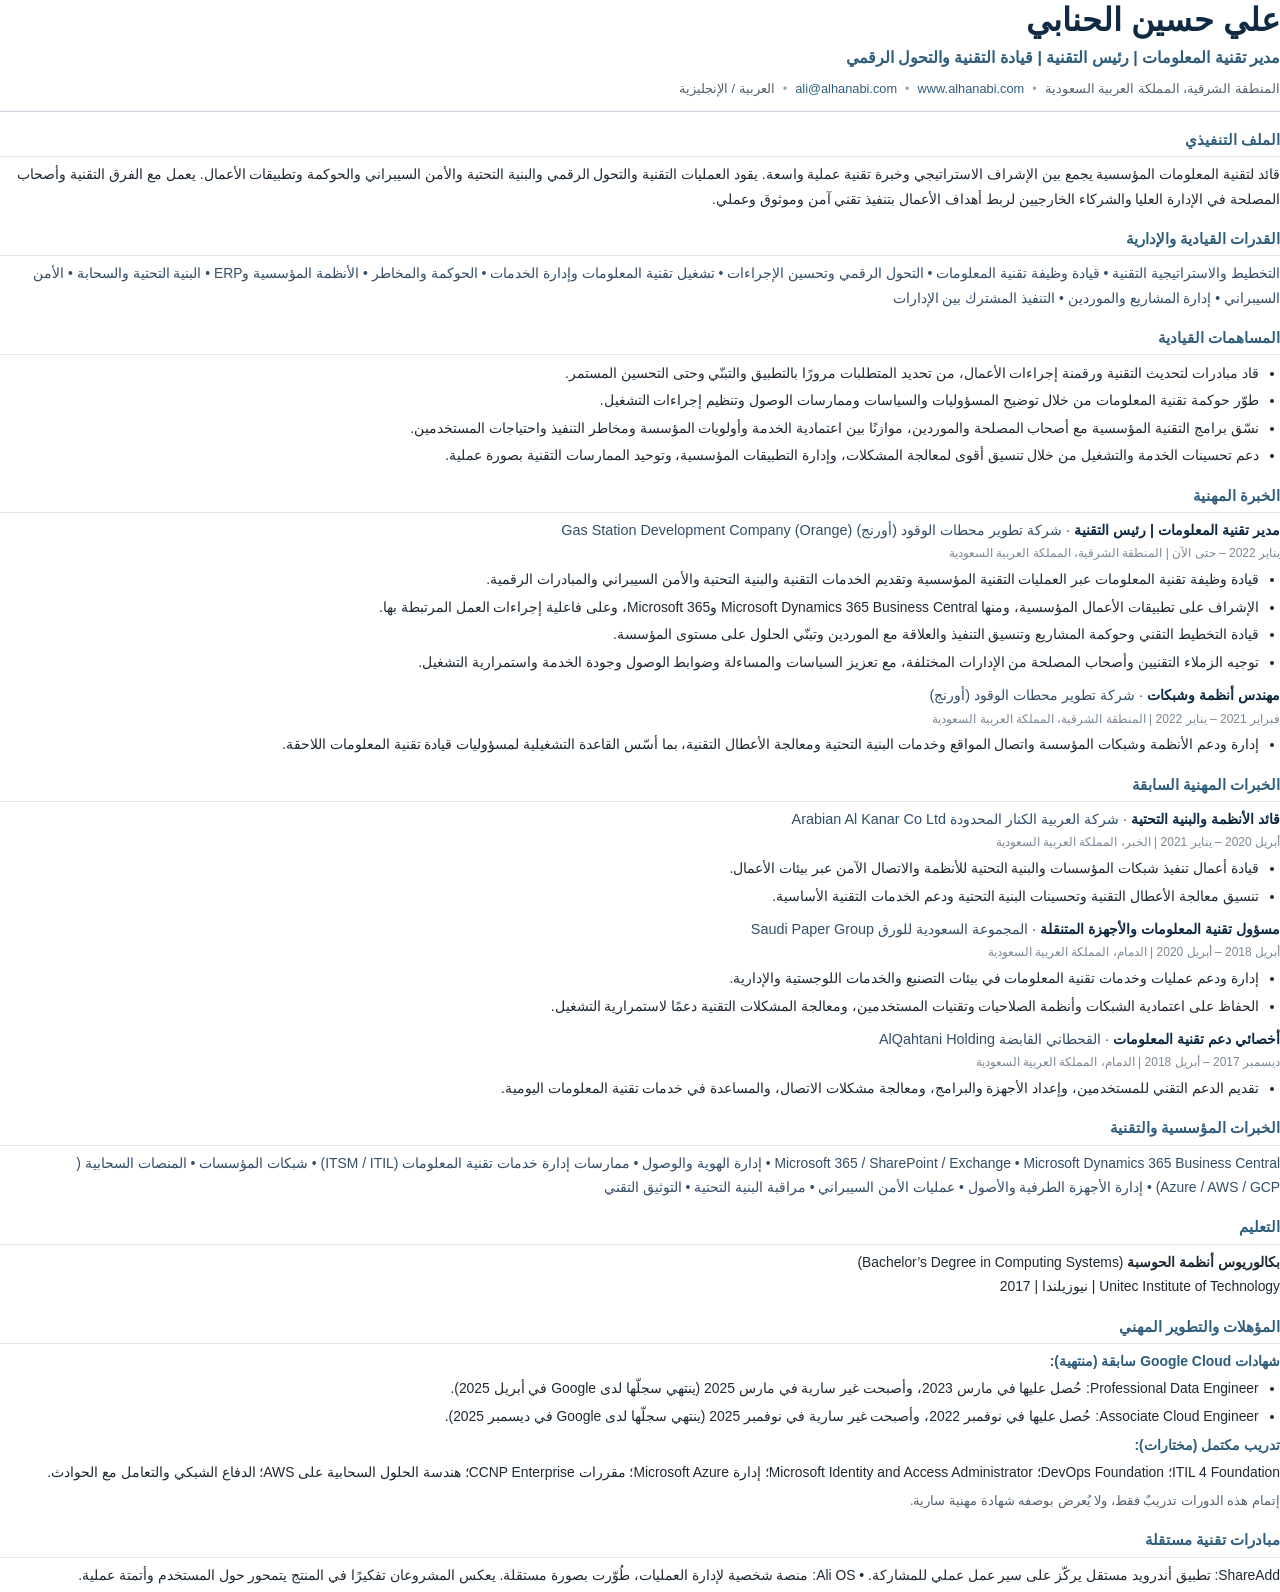
<file: cv-source/Ali_Al-Hanabi_CV_2026_AR.html>
<!doctype html>
<html lang="ar" dir="rtl">
<head>
<meta charset="utf-8">
<title>علي حسين الحنابي | السيرة الذاتية 2026</title>
<meta name="author" content="Ali Al-Hanabi">
<!--
  Source for assets/Ali_Al-Hanabi_CV_2026_AR.pdf (Arabic translation of assets/Ali_Al-Hanabi_CV_2026.pdf).
  Not published: the deployment allowlist (.assetsignore) does not include this folder.
  Print locally to A4 PDF (headless Chrome/Edge "print to PDF", no headers/footers).
-->
<style>
  @page { size: A4; margin: 15mm 16mm 15mm 16mm; }
  * { box-sizing: border-box; }
  html { -webkit-print-color-adjust: exact; print-color-adjust: exact; }
  body { margin: 0; font-family: "Segoe UI", Tahoma, Arial, sans-serif; color: #1f2933; font-size: 10.4pt; line-height: 1.75; }
  .en { direction: ltr; unicode-bidi: isolate; display: inline-block; }
  a { color: inherit; text-decoration: none; }
  header { border-bottom: 1.5px solid #c9d6e2; padding-bottom: 8pt; margin-bottom: 4pt; }
  h1 { margin: 0; font-size: 24pt; font-weight: 700; color: #102a43; line-height: 1.3; }
  .role { margin: 2pt 0 0; font-size: 12pt; font-weight: 600; color: #2f5d7c; }
  .contact { margin: 4pt 0 0; font-size: 9.6pt; color: #52606d; }
  .contact .sep { margin: 0 6pt; color: #9aa5b1; }
  .contact a { color: #2f5d7c; }
  h2 { font-size: 11pt; font-weight: 700; color: #2f5d7c; margin: 12pt 0 4pt; padding-bottom: 2pt; border-bottom: 1px solid #e1e8ef; break-after: avoid; }
  p { margin: 0 0 4pt; }
  ul { margin: 0; padding: 0 16pt 0 0; }
  li { margin: 0 0 2.5pt; }
  .tags { color: #334e68; }
  .job { margin: 0 0 7pt; break-inside: avoid; }
  .job-title { font-weight: 700; color: #102a43; font-size: 10.8pt; margin: 0; }
  .job-title .org { font-weight: 400; color: #334e68; }
  .job-meta { color: #7b8794; font-size: 9pt; margin: 0 0 2pt; }
  .sub { font-weight: 700; color: #2f5d7c; margin: 4pt 0 2pt; }
  .note { color: #52606d; font-size: 9.6pt; }
</style>
</head>
<body>
<header>
  <h1>علي حسين الحنابي</h1>
  <p class="role">مدير تقنية المعلومات | رئيس التقنية | قيادة التقنية والتحول الرقمي</p>
  <p class="contact">المنطقة الشرقية، المملكة العربية السعودية<span class="sep">•</span><a class="en" href="https://www.alhanabi.com">www.alhanabi.com</a><span class="sep">•</span><a class="en" href="mailto:ali@alhanabi.com">ali@alhanabi.com</a><span class="sep">•</span>العربية / الإنجليزية</p>
</header>

<h2>الملف التنفيذي</h2>
<p>قائد لتقنية المعلومات المؤسسية يجمع بين الإشراف الاستراتيجي وخبرة تقنية عملية واسعة. يقود العمليات التقنية والتحول الرقمي والبنية التحتية والأمن السيبراني والحوكمة وتطبيقات الأعمال. يعمل مع الفرق التقنية وأصحاب المصلحة في الإدارة العليا والشركاء الخارجيين لربط أهداف الأعمال بتنفيذ تقني آمن وموثوق وعملي.</p>

<h2>القدرات القيادية والإدارية</h2>
<p class="tags">التخطيط والاستراتيجية التقنية • قيادة وظيفة تقنية المعلومات • التحول الرقمي وتحسين الإجراءات • تشغيل تقنية المعلومات وإدارة الخدمات • الحوكمة والمخاطر • الأنظمة المؤسسية وERP • البنية التحتية والسحابة • الأمن السيبراني • إدارة المشاريع والموردين • التنفيذ المشترك بين الإدارات</p>

<h2>المساهمات القيادية</h2>
<ul>
  <li>قاد مبادرات لتحديث التقنية ورقمنة إجراءات الأعمال، من تحديد المتطلبات مرورًا بالتطبيق والتبنّي وحتى التحسين المستمر.</li>
  <li>طوّر حوكمة تقنية المعلومات من خلال توضيح المسؤوليات والسياسات وممارسات الوصول وتنظيم إجراءات التشغيل.</li>
  <li>نسّق برامج التقنية المؤسسية مع أصحاب المصلحة والموردين، موازنًا بين اعتمادية الخدمة وأولويات المؤسسة ومخاطر التنفيذ واحتياجات المستخدمين.</li>
  <li>دعم تحسينات الخدمة والتشغيل من خلال تنسيق أقوى لمعالجة المشكلات، وإدارة التطبيقات المؤسسية، وتوحيد الممارسات التقنية بصورة عملية.</li>
</ul>

<h2>الخبرة المهنية</h2>
<div class="job">
  <p class="job-title">مدير تقنية المعلومات | رئيس التقنية <span class="org">· شركة تطوير محطات الوقود (أورنج) <span class="en">Gas Station Development Company (Orange)</span></span></p>
  <p class="job-meta">يناير 2022 – حتى الآن | المنطقة الشرقية، المملكة العربية السعودية</p>
  <ul>
    <li>قيادة وظيفة تقنية المعلومات عبر العمليات التقنية المؤسسية وتقديم الخدمات التقنية والبنية التحتية والأمن السيبراني والمبادرات الرقمية.</li>
    <li>الإشراف على تطبيقات الأعمال المؤسسية، ومنها <span class="en">Microsoft Dynamics 365 Business Central</span> و<span class="en">Microsoft 365</span>، وعلى فاعلية إجراءات العمل المرتبطة بها.</li>
    <li>قيادة التخطيط التقني وحوكمة المشاريع وتنسيق التنفيذ والعلاقة مع الموردين وتبنّي الحلول على مستوى المؤسسة.</li>
    <li>توجيه الزملاء التقنيين وأصحاب المصلحة من الإدارات المختلفة، مع تعزيز السياسات والمساءلة وضوابط الوصول وجودة الخدمة واستمرارية التشغيل.</li>
  </ul>
</div>
<div class="job">
  <p class="job-title">مهندس أنظمة وشبكات <span class="org">· شركة تطوير محطات الوقود (أورنج)</span></p>
  <p class="job-meta">فبراير 2021 – يناير 2022 | المنطقة الشرقية، المملكة العربية السعودية</p>
  <ul>
    <li>إدارة ودعم الأنظمة وشبكات المؤسسة واتصال المواقع وخدمات البنية التحتية ومعالجة الأعطال التقنية، بما أسّس القاعدة التشغيلية لمسؤوليات قيادة تقنية المعلومات اللاحقة.</li>
  </ul>
</div>

<h2>الخبرات المهنية السابقة</h2>
<div class="job">
  <p class="job-title">قائد الأنظمة والبنية التحتية <span class="org">· شركة العربية الكنار المحدودة <span class="en">Arabian Al Kanar Co Ltd</span></span></p>
  <p class="job-meta">أبريل 2020 – يناير 2021 | الخبر، المملكة العربية السعودية</p>
  <ul>
    <li>قيادة أعمال تنفيذ شبكات المؤسسات والبنية التحتية للأنظمة والاتصال الآمن عبر بيئات الأعمال.</li>
    <li>تنسيق معالجة الأعطال التقنية وتحسينات البنية التحتية ودعم الخدمات التقنية الأساسية.</li>
  </ul>
</div>
<div class="job">
  <p class="job-title">مسؤول تقنية المعلومات والأجهزة المتنقلة <span class="org">· المجموعة السعودية للورق <span class="en">Saudi Paper Group</span></span></p>
  <p class="job-meta">أبريل 2018 – أبريل 2020 | الدمام، المملكة العربية السعودية</p>
  <ul>
    <li>إدارة ودعم عمليات وخدمات تقنية المعلومات في بيئات التصنيع والخدمات اللوجستية والإدارية.</li>
    <li>الحفاظ على اعتمادية الشبكات وأنظمة الصلاحيات وتقنيات المستخدمين، ومعالجة المشكلات التقنية دعمًا لاستمرارية التشغيل.</li>
  </ul>
</div>
<div class="job">
  <p class="job-title">أخصائي دعم تقنية المعلومات <span class="org">· القحطاني القابضة <span class="en">AlQahtani Holding</span></span></p>
  <p class="job-meta">ديسمبر 2017 – أبريل 2018 | الدمام، المملكة العربية السعودية</p>
  <ul>
    <li>تقديم الدعم التقني للمستخدمين، وإعداد الأجهزة والبرامج، ومعالجة مشكلات الاتصال، والمساعدة في خدمات تقنية المعلومات اليومية.</li>
  </ul>
</div>

<h2>الخبرات المؤسسية والتقنية</h2>
<p class="tags"><span class="en">Microsoft Dynamics 365 Business Central</span> • <span class="en">Microsoft 365 / SharePoint / Exchange</span> • إدارة الهوية والوصول • ممارسات إدارة خدمات تقنية المعلومات (<span class="en">ITSM / ITIL</span>) • شبكات المؤسسات • المنصات السحابية (<span class="en">Azure / AWS / GCP</span>) • إدارة الأجهزة الطرفية والأصول • عمليات الأمن السيبراني • مراقبة البنية التحتية • التوثيق التقني</p>

<h2>التعليم</h2>
<p><strong>بكالوريوس أنظمة الحوسبة</strong> <span class="en">(Bachelor’s Degree in Computing Systems)</span><br><span class="en">Unitec Institute of Technology</span> | نيوزيلندا | 2017</p>

<h2>المؤهلات والتطوير المهني</h2>
<p class="sub">شهادات Google Cloud سابقة (منتهية):</p>
<ul>
  <li><span class="en">Professional Data Engineer</span>: حُصل عليها في مارس 2023، وأصبحت غير سارية في مارس 2025 (ينتهي سجلّها لدى Google في أبريل 2025).</li>
  <li><span class="en">Associate Cloud Engineer</span>: حُصل عليها في نوفمبر 2022، وأصبحت غير سارية في نوفمبر 2025 (ينتهي سجلّها لدى Google في ديسمبر 2025).</li>
</ul>
<p class="sub">تدريب مكتمل (مختارات):</p>
<p><span class="en">ITIL 4 Foundation</span>؛ <span class="en">DevOps Foundation</span>؛ <span class="en">Microsoft Identity and Access Administrator</span>؛ إدارة <span class="en">Microsoft Azure</span>؛ مقررات <span class="en">CCNP Enterprise</span>؛ هندسة الحلول السحابية على <span class="en">AWS</span>؛ الدفاع الشبكي والتعامل مع الحوادث.</p>
<p class="note">إتمام هذه الدورات تدريبٌ فقط، ولا يُعرض بوصفه شهادة مهنية سارية.</p>

<h2>مبادرات تقنية مستقلة</h2>
<p><span class="en">ShareAdd</span>: تطبيق أندرويد مستقل يركّز على سير عمل عملي للمشاركة. • <span class="en">Ali OS</span>: منصة شخصية لإدارة العمليات، طُوّرت بصورة مستقلة. يعكس المشروعان تفكيرًا في المنتج يتمحور حول المستخدم وأتمتة عملية.</p>
</body>
</html>
</file>
<file: styles.css>
:root{--bg:#05070d;--panel:#0a1220;--panel2:#0d1728;--text:#f5f8ff;--muted:#9aa8bd;--blue:#1d8cff;--blue2:#4cc9ff;--silver:#cbd5e1;--red:#ff304f;--white:#fff;--line:rgba(255,255,255,.12);--shadow:0 24px 80px rgba(0,0,0,.45);--radius:28px;--font:Inter,Tajawal,system-ui,sans-serif}*{box-sizing:border-box}html{scroll-behavior:smooth}body{margin:0;font-family:var(--font);background:radial-gradient(circle at 20% -10%,rgba(29,140,255,.32),transparent 34%),radial-gradient(circle at 78% 10%,rgba(255,48,79,.16),transparent 30%),linear-gradient(140deg,#03050a 0%,#08101d 50%,#05070d 100%);color:var(--text);min-height:100vh;overflow-x:hidden}body.rtl{direction:rtl}.noise{position:fixed;inset:0;opacity:.08;pointer-events:none;z-index:0;background-image:url("data:image/svg+xml,%3Csvg viewBox='0 0 256 256' xmlns='http://www.w3.org/2000/svg'%3E%3Cfilter id='n'%3E%3CfeTurbulence type='fractalNoise' baseFrequency='.85' numOctaves='3' stitchTiles='stitch'/%3E%3C/filter%3E%3Crect width='100%25' height='100%25' filter='url(%23n)'/%3E%3C/svg%3E")}.cursor-glow{position:fixed;width:360px;height:360px;background:radial-gradient(circle,rgba(29,140,255,.16),transparent 62%);border-radius:50%;pointer-events:none;transform:translate(-50%,-50%);z-index:1;mix-blend-mode:screen}.site-header{position:sticky;top:14px;z-index:10;margin:14px auto 0;width:min(1180px,calc(100% - 32px));display:flex;align-items:center;justify-content:space-between;padding:12px;border:1px solid var(--line);background:rgba(5,9,17,.68);backdrop-filter:blur(22px);border-radius:999px;box-shadow:0 14px 50px rgba(0,0,0,.24)}.brand{display:flex;align-items:center;gap:12px;color:var(--text);text-decoration:none}.nav{display:flex;gap:8px}.nav a{color:var(--muted);text-decoration:none;padding:10px 12px;border-radius:999px;font-weight:700;font-size:14px}.nav a:hover{color:var(--text);background:rgba(255,255,255,.07)}.header-actions{display:flex;align-items:center;gap:10px}.lang-toggle{border:1px solid var(--line);background:rgba(255,255,255,.06);color:var(--text);padding:10px 14px;border-radius:999px;font-weight:800;cursor:pointer}.section-shell{position:relative;z-index:2;width:min(1180px,calc(100% - 32px));margin:0 auto}.hero{padding:84px 0 26px}.hero-grid{display:grid;grid-template-columns:1.22fr .78fr;gap:28px;align-items:stretch}.hero-copy{padding:52px 0}.eyebrow,.section-kicker,.section-heading p{display:flex;align-items:center;gap:10px;color:var(--blue2);font-weight:900;text-transform:uppercase;letter-spacing:.16em;font-size:12px}.eyebrow span{width:40px;height:2px;background:linear-gradient(90deg,var(--blue),var(--red));border-radius:999px}.hero h1{font-size:clamp(44px,7vw,88px);line-height:.94;letter-spacing:-.07em;margin:22px 0}.hero h1 span{display:block;background:linear-gradient(135deg,#fff,#9dccff 45%,#d8dee9 72%,#fff);-webkit-background-clip:text;color:transparent}.hero h1 em{font-style:normal;color:#d8e3f5}.hero-actions{display:flex;gap:14px;flex-wrap:wrap;margin-top:34px}.magnetic-btn,.ghost-btn{position:relative;display:inline-flex;align-items:center;justify-content:center;text-decoration:none;border-radius:999px;padding:15px 22px;font-weight:900;overflow:hidden}.magnetic-btn{color:white;background:linear-gradient(135deg,var(--blue),#0056c7 55%,var(--red));box-shadow:0 18px 50px rgba(29,140,255,.28)}.magnetic-btn:before{content:"";position:absolute;inset:-2px;background:linear-gradient(120deg,transparent,rgba(255,255,255,.55),transparent);transform:translateX(-120%) skewX(-20deg);transition:.8s}.magnetic-btn:hover:before{transform:translateX(120%) skewX(-20deg)}.magnetic-btn span,.ghost-btn span{position:relative;z-index:1}.magnetic-btn.small{padding:11px 16px;font-size:14px}.ghost-btn{color:var(--text);border:1px solid var(--line);background:rgba(255,255,255,.05)}.profile-orb{position:absolute;top:108px;left:50%;transform:translateX(-50%);display:grid;place-items:center;width:190px;height:190px;border-radius:50%;background:linear-gradient(135deg,#fff,#8dbdff 35%,#0c1930 72%,#ff304f);box-shadow:0 24px 80px rgba(29,140,255,.34)}.profile-orb span{display:grid;place-items:center;width:154px;height:154px;border-radius:50%;background:#07111f;color:#fff;font-size:48px;font-weight:900;letter-spacing:-.12em}.social-strip{position:relative}.social-strip{display:flex;gap:10px;margin-top:18px}.icon-btn{display:grid;place-items:center;width:46px;height:46px;border-radius:16px;color:#fff;text-decoration:none;border:1px solid var(--line);background:rgba(255,255,255,.06);transition:.25s}.icon-btn:hover{transform:translateY(-4px);border-color:rgba(76,201,255,.42);background:rgba(29,140,255,.18)}.icon-btn svg{width:20px;height:20px;fill:currentColor}.metric-row{display:grid;grid-template-columns:repeat(4,1fr);gap:14px;margin-top:24px}.metric-card{border:1px solid var(--line);background:rgba(255,255,255,.055);border-radius:22px;padding:22px;backdrop-filter:blur(18px)}.metric-card strong{display:block;font-size:28px;letter-spacing:-.05em}.metric-card span{color:var(--muted);font-weight:700}.impact-section,.contact-section{padding:54px 0}.section-heading{max-width:740px;margin-bottom:26px}.section-heading.wide{max-width:900px}.section-heading h2,.impact-panel h2,.contact-card h2{font-size:clamp(34px,4vw,58px);line-height:1.02;letter-spacing:-.055em;margin:10px 0;color:#f8fbff}.project-card,.timeline-item,.contact-card,.impact-panel{border:1px solid var(--line);background:linear-gradient(160deg,rgba(255,255,255,.08),rgba(255,255,255,.035));box-shadow:0 18px 55px rgba(0,0,0,.24);backdrop-filter:blur(18px)}.project-card h3{font-size:22px;letter-spacing:-.03em;margin:0 0 12px}.project-card p,.impact-copy p,.contact-card p,.timeline-item p{color:var(--muted);line-height:1.65}.project-grid{display:grid;grid-template-columns:1fr 1fr;gap:18px}.project-card{position:relative;border-radius:28px;padding:28px;min-height:340px;overflow:hidden;transition:.28s}.project-card:hover{transform:translateY(-6px);border-color:rgba(76,201,255,.35)}.project-card.featured{grid-column:span 1;background:linear-gradient(160deg,rgba(29,140,255,.18),rgba(255,255,255,.05) 52%,rgba(255,48,79,.08))}.project-card:before{content:"";position:absolute;inset:0;background:linear-gradient(120deg,transparent,rgba(255,255,255,.05),transparent);opacity:0;transition:.3s}.project-card:hover:before{opacity:1}.tag{display:inline-flex;border:1px solid rgba(76,201,255,.25);background:rgba(29,140,255,.12);padding:8px 10px;border-radius:999px;color:#bde5ff;font-size:12px;font-weight:900;text-transform:uppercase;letter-spacing:.12em}.project-card h3{font-size:30px;margin-top:28px}.impact-text{font-weight:800;color:#dfe8f7!important}.stack{display:flex;gap:8px;flex-wrap:wrap;margin-top:24px}.stack span{font-size:12px;font-weight:800;color:#dbe7f8;border:1px solid var(--line);background:rgba(255,255,255,.06);border-radius:999px;padding:8px 10px}.impact-panel{border-radius:32px;padding:34px;display:grid;grid-template-columns:1.1fr .9fr;gap:24px;align-items:end}.timeline{display:grid;grid-template-columns:repeat(3,1fr);gap:16px;margin-top:18px}.timeline-item{border-radius:24px;padding:24px}.timeline-item strong{color:var(--blue2);font-size:13px;letter-spacing:.12em}.timeline-item h3{font-size:22px;margin:16px 0 8px}.contact-card{border-radius:34px;padding:40px;display:grid;grid-template-columns:1fr .9fr;gap:24px;align-items:center;background:radial-gradient(circle at 10% 20%,rgba(29,140,255,.24),transparent 32%),linear-gradient(160deg,rgba(255,255,255,.09),rgba(255,255,255,.04))}.contact-actions{display:grid;gap:12px}.contact-link{display:grid;grid-template-columns:48px 1fr 26px;align-items:center;gap:14px;color:#fff;text-decoration:none;border:1px solid var(--line);background:rgba(255,255,255,.06);padding:14px 16px;border-radius:20px;font-weight:900;transition:.25s ease}.contact-link:hover{background:rgba(29,140,255,.16);border-color:rgba(76,201,255,.32);transform:translateY(-2px)}.contact-icon{width:48px;height:48px;border-radius:16px;display:grid;place-items:center;background:linear-gradient(145deg,rgba(29,140,255,.22),rgba(255,255,255,.08));border:1px solid rgba(255,255,255,.1);box-shadow:inset 0 1px 0 rgba(255,255,255,.15)}.contact-icon svg{width:22px;height:22px;fill:#eaf4ff}.contact-arrow{color:var(--silver);font-size:18px}.contact-link b{overflow-wrap:anywhere}.contact-value{display:inline-block;direction:ltr;unicode-bidi:isolate;text-align:right;justify-self:end;overflow-wrap:anywhere;word-break:break-word;line-break:anywhere;font-variant-numeric:tabular-nums;letter-spacing:.02em}.footer{position:relative;z-index:2;width:min(1180px,calc(100% - 32px));margin:0 auto;padding:28px 0 42px;color:var(--muted);display:flex;justify-content:space-between}.footer a{color:#dce8f8;text-decoration:none;font-weight:800}.js-reveal .reveal{opacity:0;transform:translateY(22px);transition:.75s ease}.js-reveal .reveal.show{opacity:1;transform:none}.delay-1{transition-delay:.12s}@media (max-width:920px){.site-header{border-radius:24px;align-items:flex-start}.nav{display:none}.hero{padding-top:48px}.hero-grid,.impact-panel,.contact-card{grid-template-columns:1fr}.metric-row,.timeline{grid-template-columns:1fr 1fr}.project-grid{grid-template-columns:1fr}.hero-copy{padding:22px 0}.cursor-glow{display:none}}@media (max-width:560px){.site-header{width:calc(100% - 18px);top:8px;margin-top:8px}.header-actions .magnetic-btn{display:none}.section-shell,.footer{width:calc(100% - 18px)}.hero h1{font-size:43px}.metric-row,.timeline{grid-template-columns:1fr}.contact-card{padding:26px}.footer{display:grid;gap:12px}.profile-orb{width:160px;height:160px}.profile-orb span{width:128px;height:128px;font-size:40px}.project-card{padding:24px}.section-heading h2,.impact-panel h2,.contact-card h2{font-size:34px}}body.rtl .hero-copy,body.rtl .section-heading,body.rtl .project-card,body.rtl .impact-panel,body.rtl .timeline-item,body.rtl .contact-card{text-align:right}body.rtl .footer{direction:rtl}

/* Premium Arabic typography and profile photo overrides */
.profile-orb{overflow:hidden}
.profile-orb img{position:absolute;inset:18px;width:calc(100% - 36px);height:calc(100% - 36px);object-fit:cover;border-radius:50%;opacity:0;transition:opacity .25s ease;z-index:3;background:#07111f}
.profile-orb.has-photo img{opacity:1}
.profile-orb.has-photo span{opacity:0}
body.rtl{font-family:Tajawal,Inter,system-ui,sans-serif}
body.rtl .hero h1{font-size:clamp(38px,5.25vw,70px);line-height:1.22;letter-spacing:0;margin:24px 0 18px;font-weight:900}
body.rtl .hero h1 span,body.rtl .hero h1 em{line-height:1.22}

body.rtl .section-heading h2,body.rtl .impact-panel h2,body.rtl .contact-card h2{line-height:1.25;letter-spacing:0}
body.rtl .project-card h3,body.rtl .timeline-item h3{line-height:1.35;letter-spacing:0}
body.rtl .project-card p,body.rtl .impact-copy p,body.rtl .contact-card p,body.rtl .timeline-item p{line-height:1.9}
@media (max-width:560px){body.rtl .hero h1{font-size:36px;line-height:1.28}.profile-orb img{inset:16px;width:calc(100% - 32px);height:calc(100% - 32px)}}

/* Multi-page expansion */
.page-main{position:relative;z-index:2}.page-hero{padding:92px 0 34px}.page-hero h1{font-size:clamp(42px,6.2vw,76px);line-height:1;letter-spacing:-.06em;margin:18px 0;background:linear-gradient(135deg,#fff,#9dccff 48%,#e4e8ef);-webkit-background-clip:text;color:transparent;max-width:1020px}.page-hero p:last-child{font-size:clamp(18px,2vw,23px);line-height:1.75;color:var(--muted);max-width:880px}.premium-block,.principle-card,.manifesto{position:relative;overflow:hidden;border:1px solid var(--line);background:linear-gradient(160deg,rgba(255,255,255,.09),rgba(255,255,255,.035));box-shadow:var(--shadow);border-radius:30px;padding:30px}.premium-block:before,.principle-card:before,.manifesto:before{content:"";position:absolute;inset:auto -20% -40% 30%;height:220px;background:radial-gradient(circle,rgba(29,140,255,.20),transparent 65%);pointer-events:none}.block-num,.principle-card span{display:inline-flex;align-items:center;justify-content:center;min-width:48px;height:34px;padding:0 12px;border-radius:999px;border:1px solid rgba(76,201,255,.28);background:rgba(29,140,255,.12);color:var(--blue2);font-size:12px;font-weight:900;letter-spacing:.12em;text-transform:uppercase}.premium-block h2,.principle-card h2,.manifesto h2{font-size:clamp(26px,3vw,38px);line-height:1.12;margin:18px 0 12px;letter-spacing:-.035em}.premium-block p,.principle-card p,.manifesto p{color:var(--muted);line-height:1.85;font-size:17px}.manifesto-lines span{display:block;border:1px solid var(--line);background:rgba(255,255,255,.055);border-radius:18px;padding:15px 17px;font-weight:900;color:#eef5ff}.principle-grid{display:grid;grid-template-columns:repeat(2,1fr);gap:18px;padding-bottom:34px}.manifesto{margin-bottom:76px;background:radial-gradient(circle at 95% 0%,rgba(255,48,79,.14),transparent 35%),linear-gradient(160deg,rgba(255,255,255,.09),rgba(255,255,255,.035))}.manifesto-lines{display:grid;grid-template-columns:repeat(5,1fr);gap:10px;margin-top:22px}.contact-page-grid{display:grid;grid-template-columns:.9fr 1.1fr;gap:18px;padding-bottom:76px}.page-contact-actions{align-self:start}.nav a[aria-current="page"]{color:#fff;background:rgba(29,140,255,.18)}body.rtl .page-hero h1{letter-spacing:-.035em;line-height:1.12}body.rtl .premium-block p,body.rtl .principle-card p{line-height:2.05}@media (max-width:900px){.principle-grid,.contact-page-grid{grid-template-columns:1fr}.manifesto-lines{grid-template-columns:1fr}.page-hero{padding-top:64px}.premium-block,.principle-card,.manifesto{padding:24px}}

/* Mobile navigation */
.mobile-nav-toggle{display:none;width:44px;height:44px;border-radius:16px;border:1px solid var(--line);background:rgba(255,255,255,.06);color:#fff;align-items:center;justify-content:center;gap:4px;flex-direction:column;cursor:pointer;box-shadow:inset 0 1px 0 rgba(255,255,255,.08);transition:.25s ease}
.mobile-nav-toggle span{width:18px;height:2px;border-radius:999px;background:linear-gradient(90deg,#eaf4ff,var(--blue2));display:block;transition:.25s ease}
.mobile-nav-toggle:hover{background:rgba(29,140,255,.14);border-color:rgba(76,201,255,.28)}
.mobile-nav-toggle.is-open span:nth-child(1){transform:translateY(6px) rotate(45deg)}
.mobile-nav-toggle.is-open span:nth-child(2){opacity:0;transform:scaleX(.35)}
.mobile-nav-toggle.is-open span:nth-child(3){transform:translateY(-6px) rotate(-45deg)}
@media (max-width:920px){
  .site-header{grid-template-columns:auto 44px auto;gap:10px;align-items:center}
  .mobile-nav-toggle{display:flex}
  .site-header .nav{display:none;position:absolute;top:calc(100% + 10px);left:16px;right:16px;z-index:50;padding:12px;border:1px solid rgba(255,255,255,.12);border-radius:24px;background:linear-gradient(160deg,rgba(7,17,31,.98),rgba(9,29,53,.96));box-shadow:0 26px 80px rgba(0,0,0,.48);backdrop-filter:blur(18px);flex-direction:column;gap:6px}
  .site-header .nav.nav-open{display:flex}
  .site-header .nav a{display:flex;align-items:center;justify-content:space-between;width:100%;padding:14px 16px;border-radius:16px;background:rgba(255,255,255,.035);font-size:15px;color:#eaf4ff}
  .site-header .nav a:hover,.site-header .nav a[aria-current="page"]{background:rgba(29,140,255,.18);color:#fff}
  .header-actions .magnetic-btn.small{display:none}
}
@media (max-width:560px){
  .site-header{width:min(100% - 20px,1180px);top:10px;padding:10px 12px}

.lang-toggle{padding:9px 11px;font-size:13px}
}

/* v9 Resume and Notes expansion */
.notes-grid{display:grid;grid-template-columns:repeat(3,1fr);gap:18px;padding-bottom:76px}.note-card{position:relative;overflow:hidden;border:1px solid var(--line);border-radius:30px;padding:30px;background:radial-gradient(circle at 20% 0%,rgba(29,140,255,.18),transparent 36%),linear-gradient(160deg,rgba(255,255,255,.09),rgba(255,255,255,.035));box-shadow:var(--shadow)}.note-card:after{content:"";position:absolute;right:-40%;bottom:-42%;width:280px;height:280px;background:radial-gradient(circle,rgba(255,48,79,.13),transparent 68%);pointer-events:none}.note-card h2{font-size:clamp(24px,2.6vw,34px);line-height:1.13;margin:18px 0 16px;letter-spacing:-.035em}.note-card p{color:var(--muted);line-height:1.85;font-size:16.5px;margin:0 0 14px}.note-card p:last-child{margin-bottom:0}.resume-page .timeline-item h3{font-size:20px}.resume-page .timeline-item p{font-size:16px}.notes-page .page-hero{padding-bottom:46px}body.rtl .note-card h2,body.rtl .resume-page h2{letter-spacing:0;line-height:1.28}body.rtl .note-card p{line-height:2.05}@media (max-width:1080px){.notes-grid{grid-template-columns:repeat(2,1fr)}}@media (max-width:900px){.notes-grid{grid-template-columns:1fr}.note-card{padding:24px}}

/* ========== STATS ROW ========== */

/* ========== CV DOWNLOAD BUTTON ========== */
.cv-download-wrap {
  margin: 2rem 0 1rem;
  display: flex;
  align-items: center;
  gap: 1rem;
  flex-wrap: wrap;
}

.cv-download-btn {
  display: inline-flex;
  align-items: center;
  gap: 0.6rem;
  background: rgba(255, 255, 255, 0.06);
  border: 1px solid rgba(255, 255, 255, 0.15);
  color: #ffffff;
  text-decoration: none;
  padding: 0.75rem 1.4rem;
  border-radius: 10px;
  font-size: 0.88rem;
  font-weight: 600;
  letter-spacing: 0.01em;
  transition: background 0.2s ease, border-color 0.2s ease;
}

.cv-download-btn:hover {
  background: rgba(255, 255, 255, 0.12);
  border-color: rgba(255, 255, 255, 0.3);
}

.cv-download-btn svg {
  width: 16px;
  height: 16px;
  opacity: 0.8;
  flex-shrink: 0;
}

.cv-download-note {
  font-size: 0.78rem;
  color: rgba(255, 255, 255, 0.35);
}

/* Phase 2: retain lead typography when approved links/downloads follow it. */
.page-hero > p[data-i18n$="_lead"]{font-size:clamp(18px,2vw,23px);line-height:1.75;color:var(--muted);max-width:880px}
/* Fit the existing four-column resume cards without changing fonts or grid. */

/* Keep bilingual scope labels inside the existing two-column mobile cards. */

/* Signature Executive B: exact supplied monogram and outlined wordmark. */
.signature-brand{flex:0 0 auto;gap:12px;min-height:44px;direction:ltr}
.signature-monogram{display:block;width:40px;height:40px;flex:0 0 auto}
.signature-wordmark{display:block;width:148px;height:auto;flex:0 0 auto}
.signature-brand .brand-context{position:absolute;width:1px;height:1px;padding:0;overflow:hidden;clip-path:inset(50%);white-space:nowrap}
.site-header .header-actions{flex-shrink:0}
.site-header .header-actions .magnetic-btn.small{white-space:nowrap}
.nav-shell .signature-brand{display:inline-flex;margin:14px 16px}
@media(min-width:921px) and (max-width:1080px){
  .site-header{gap:8px}
  .site-header .signature-brand{gap:10px}
  .site-header .signature-monogram{width:36px;height:36px}
  .site-header .signature-wordmark{width:134px}
  .site-header .nav{gap:4px}
  .site-header .nav a{padding-inline:8px}
}
@media(max-width:920px){
  .site-header .signature-brand{gap:10px}
  .site-header .signature-monogram{width:36px;height:36px}
  .site-header .signature-wordmark{width:134px}
}
@media(max-width:560px){
  .site-header{gap:6px;padding:10px}
  .site-header .signature-brand{gap:8px}
  .site-header .signature-monogram{width:32px;height:32px}
  .site-header .signature-wordmark{width:96px}
  .site-header .lang-toggle{padding-inline:8px;min-height:44px;min-width:44px}
}

/* Phase 2 QA: keep Work summary labels inside cards at intermediate widths. */

/* Approved ShareAdd evidence: scoped presentation inside the existing card. */

/* =====================================================================
   Stage 2 · Editorial executive layer
   Refines the existing identity (dark palette, blue accents, Signature
   Executive B). Earlier rules remain; this layer overrides presentation.
   ===================================================================== */
:root{--display:"Schibsted Grotesk",Inter,system-ui,sans-serif;--hair:rgba(255,255,255,.09);--hair-strong:rgba(255,255,255,.16);--ink-soft:#c9d4e3;--accent-muted:#8ea2bb;--surface-quiet:rgba(255,255,255,.025)}
body{background:radial-gradient(55% 45% at 78% 12%,rgba(29,140,255,.13),transparent 70%),radial-gradient(35% 30% at 8% 0%,rgba(29,140,255,.08),transparent 70%),linear-gradient(180deg,#05070d 0%,#060a12 55%,#05070d 100%);background-attachment:fixed}
.noise{opacity:.05}
.cursor-glow{display:none}
.visually-hidden{position:absolute!important;width:1px;height:1px;padding:0;margin:-1px;overflow:hidden;clip:rect(0 0 0 0);clip-path:inset(50%);white-space:nowrap;border:0}
.js-reveal .reveal{transform:translateY(12px);transition:opacity .6s ease,transform .6s ease}
@media (prefers-reduced-motion:reduce){.js-reveal .reveal{opacity:1;transform:none;transition:none}html{scroll-behavior:auto}}
:focus-visible{outline:2px solid var(--blue2);outline-offset:3px;border-radius:6px}

/* Header: quieter, precise */
.site-header{background:rgba(5,8,14,.72);border-color:var(--hair);box-shadow:none}
.nav a{font-weight:600;color:#a7b3c4;transition:color .2s ease,background .2s ease}
.nav a[aria-current="page"]{color:#fff;background:rgba(255,255,255,.07)}
.lang-toggle{background:transparent;border-color:var(--hair-strong);font-weight:700}
.lang-toggle:hover{border-color:rgba(255,255,255,.3)}

/* Buttons and links */
.magnetic-btn{gap:10px;color:#06090f;background:#f5f8ff;box-shadow:none;font-weight:700;transition:background .2s ease,transform .2s ease}
.magnetic-btn:before{display:none}
.magnetic-btn:hover{background:#fff;transform:translateY(-1px)}
.magnetic-btn.small{padding:10px 16px}
.btn-arrow{width:18px;height:18px;position:relative;z-index:1;transition:transform .2s ease}
.magnetic-btn:hover .btn-arrow{transform:translateX(3px)}
body.rtl .btn-arrow{transform:scaleX(-1)}
body.rtl .magnetic-btn:hover .btn-arrow{transform:scaleX(-1) translateX(3px)}
.ghost-btn{background:transparent;border-color:var(--hair-strong);font-weight:700;transition:border-color .2s ease,background .2s ease}
.ghost-btn:hover{border-color:rgba(255,255,255,.34);background:rgba(255,255,255,.04)}
.text-link{display:inline-flex;align-items:center;gap:8px;color:#f5f8ff;font-weight:600;text-decoration:none;padding:12px 2px;border-bottom:1px solid transparent;transition:border-color .2s ease,color .2s ease}
.text-link:after{content:"\2192";color:var(--accent-muted);transition:transform .2s ease}
body.rtl .text-link:after{content:"\2190"}
.text-link:hover{border-bottom-color:rgba(255,255,255,.4)}
.text-link:hover:after{transform:translateX(3px)}
body.rtl .text-link:hover:after{transform:translateX(-3px)}

/* Type system */
.eyebrow,.section-kicker,.section-heading>p:first-child{font-weight:700;letter-spacing:.18em;font-size:12px}
.section-heading h2,.impact-panel h2,.contact-card h2{font-family:var(--display);font-weight:700;font-size:clamp(32px,3.6vw,50px);line-height:1.08;letter-spacing:-.03em}
.section-heading p.section-lead{display:block;text-transform:none;letter-spacing:0;font-size:17px;font-weight:400;color:var(--muted);line-height:1.75;max-width:60ch;margin:14px 0 0}
body.rtl .section-heading h2,body.rtl .impact-panel h2,body.rtl .contact-card h2{font-family:Tajawal,Inter,sans-serif;font-weight:800;line-height:1.3;letter-spacing:0}
body.rtl .section-heading p.section-lead{line-height:1.9}
.tag{background:transparent;border:0;padding:0;border-radius:0;color:var(--blue2);font-size:11.5px;font-weight:700;letter-spacing:.16em}
body.rtl .tag{letter-spacing:0;font-size:13px}
.status-chip{display:inline-flex;align-items:center;gap:8px;width:max-content;font-size:12.5px;font-weight:600;color:var(--ink-soft);border:1px solid var(--hair-strong);border-radius:999px;padding:5px 11px}
.status-chip:before{content:"";width:6px;height:6px;border-radius:50%;background:var(--blue2)}
.row-num,.pillar-num{color:var(--accent-muted);font-weight:700;font-size:12.5px;letter-spacing:.14em}
body.rtl .row-num{letter-spacing:0}

/* Surfaces: flatter, restrained */
.premium-block,.principle-card,.manifesto,.note-card,.project-card,.timeline-item,.contact-card,.impact-panel{background:var(--surface-quiet);border-color:var(--hair);box-shadow:none;backdrop-filter:none}
.premium-block:before,.principle-card:before,.manifesto:before,.note-card:after{display:none}
.premium-block,.principle-card,.note-card,.manifesto{border-radius:22px}
.block-num,.principle-card span{background:transparent;border-color:var(--hair-strong);color:var(--accent-muted)}
.manifesto-lines span{background:transparent;border-color:var(--hair);font-weight:700}
.premium-block h2,.principle-card h2,.manifesto h2,.note-card h2{font-family:var(--display);font-weight:700;letter-spacing:-.025em}
body.rtl .premium-block h2,body.rtl .principle-card h2,body.rtl .note-card h2,body.rtl .manifesto h2{font-family:Tajawal,Inter,sans-serif;font-weight:800;letter-spacing:0;line-height:1.35}
.contact-icon{background:rgba(255,255,255,.04);border-color:var(--hair);box-shadow:none}
.contact-link{background:transparent;border-color:var(--hair);font-weight:700}
.contact-link:hover{background:rgba(255,255,255,.04);border-color:var(--hair-strong);transform:none}
.icon-btn{background:transparent;border-color:var(--hair-strong);border-radius:50%;width:42px;height:42px}
.icon-btn:hover{transform:none;background:rgba(255,255,255,.06);border-color:rgba(255,255,255,.3)}
.stack span,.chip-list li{background:transparent;border:1px solid var(--hair);border-radius:999px;padding:6px 11px;font-size:12px;font-weight:600;color:var(--ink-soft)}

/* Page heroes */
.page-hero{padding:104px 0 48px}
.page-hero h1{font-family:var(--display);font-weight:700;font-size:clamp(40px,5.4vw,74px);line-height:1.04;letter-spacing:-.035em;background:none;-webkit-background-clip:border-box;background-clip:border-box;color:#f5f8ff;max-width:19ch}
.page-hero h1 span{display:block}
.page-hero h1 em{display:block;font-style:italic;font-weight:600;color:var(--accent-muted)}
.page-hero>p:last-child,.page-hero>p[data-i18n$="_lead"]{font-size:clamp(17px,1.6vw,20px);line-height:1.75;color:var(--muted);max-width:62ch;margin-top:24px}
body.rtl .page-hero h1{font-family:Tajawal,Inter,sans-serif;font-weight:800;letter-spacing:0;line-height:1.3;max-width:20ch}
body.rtl .page-hero h1 em{font-style:normal;font-weight:700}

/* Home hero */
.hero{padding:88px 0 28px}
.hero-grid{grid-template-columns:minmax(0,1.45fr) minmax(0,.75fr);gap:48px;align-items:center}
.hero-copy{padding:8px 0}
.hero-tag{display:inline-flex;align-items:center;margin:0 0 30px;padding:7px 14px;border:1px solid var(--hair-strong);border-radius:999px;background:rgba(255,255,255,.03);color:var(--ink-soft);font-size:13px;font-weight:600;letter-spacing:.02em}
.hero h1,body.rtl .hero h1{font-family:var(--display);font-weight:700;font-size:clamp(44px,5.4vw,78px);line-height:1.02;letter-spacing:-.04em;margin:0 0 28px;color:#f5f8ff}
.hero h1 span{background:none;-webkit-background-clip:border-box;background-clip:border-box;color:inherit;display:inline;line-height:inherit}
.hero h1 .hero-line{display:block}
.hero h1 em{display:block;font-style:italic;font-weight:600;color:var(--accent-muted);max-width:14ch}
body.rtl .hero h1{font-family:Tajawal,Inter,sans-serif;font-weight:800;font-size:clamp(38px,4.4vw,62px);line-height:1.32;letter-spacing:0}
body.rtl .hero h1 em{font-style:normal;font-weight:700;max-width:none;line-height:1.32}
body.rtl .hero h1 span{line-height:1.32}
.hero-statement{font-size:clamp(17px,1.5vw,20px);line-height:1.7;color:#aab6c7;max-width:52ch;margin:0}
body.rtl .hero-statement{line-height:1.9}
.hero-actions{margin-top:36px;align-items:center;gap:22px}
.hero-portrait{display:flex;flex-direction:column;align-items:center;text-align:center}
.hero-portrait .profile-orb{position:relative;top:auto;left:auto;transform:none;width:min(300px,100%);height:auto;aspect-ratio:1;padding:0;background:linear-gradient(150deg,rgba(255,255,255,.55),rgba(76,201,255,.28) 38%,rgba(255,255,255,.05) 70%,rgba(255,48,79,.22));box-shadow:0 40px 90px rgba(0,0,0,.45),0 0 0 14px rgba(255,255,255,.025)}
.hero-portrait .profile-orb img{inset:5px;width:calc(100% - 10px);height:calc(100% - 10px)}
.hero-portrait .profile-orb span{width:calc(100% - 10px);height:calc(100% - 10px)}
.portrait-caption{margin-top:30px}
.portrait-caption h2{font-family:var(--display);font-size:24px;font-weight:700;letter-spacing:-.02em;margin:0}
body.rtl .portrait-caption h2{font-family:Tajawal,Inter,sans-serif;font-weight:800;letter-spacing:0}
.portrait-caption p{margin:6px 0 0;color:var(--muted);font-size:14.5px}
.portrait-caption .portrait-location{color:var(--accent-muted);font-size:13.5px}
.portrait-caption .social-strip{justify-content:center;margin-top:18px}
body.rtl .hero-copy{text-align:right}

/* Proof line: editorial, no boxes */
.metric-row{display:grid;grid-template-columns:repeat(4,1fr);gap:0;margin:64px 0 0;padding:0;border-top:1px solid var(--hair)}
.metric-card{background:none;border:0;border-radius:0;padding:24px 28px 4px 0;backdrop-filter:none}
.metric-card+.metric-card{padding-inline-start:28px;border-inline-start:1px solid var(--hair)}
body.rtl .metric-card{padding:24px 0 4px 28px}
body.rtl .metric-card+.metric-card{padding-inline-start:28px}
.metric-card dt{font-family:var(--display);font-size:22px;font-weight:700;letter-spacing:-.02em;color:#f5f8ff}
.metric-card dd{margin:6px 0 0;color:var(--muted);font-size:14px;line-height:1.55}
body.rtl .metric-card dt{font-family:Tajawal,Inter,sans-serif;font-weight:800;letter-spacing:0}

/* Pillars (Home and Resume) */
.pillars-section{display:grid;grid-template-columns:minmax(0,.8fr) minmax(0,1.2fr);gap:64px;align-items:start;padding:96px 0 40px}
.pillars-section .section-heading{position:sticky;top:120px;margin:0}
.pillar-list{list-style:none;margin:0;padding:0;border-top:1px solid var(--hair)}
.pillar{display:grid;grid-template-columns:56px 1fr;gap:4px 16px;padding:26px 0;border-bottom:1px solid var(--hair)}
.pillar .pillar-num{padding-top:6px}
.pillar h3{margin:0;font-family:var(--display);font-size:21px;font-weight:700;letter-spacing:-.015em;line-height:1.3}
.pillar p{grid-column:2;margin:8px 0 0;color:var(--muted);line-height:1.75;font-size:16px;max-width:62ch}
body.rtl .pillar h3{font-family:Tajawal,Inter,sans-serif;font-weight:800;letter-spacing:0;line-height:1.45}
body.rtl .pillar p{line-height:1.9}

/* Home initiatives: editorial grid */
#work{padding:72px 0 24px}
.project-grid{gap:0 56px}
.project-card{min-height:0;border:0;border-top:1px solid var(--hair);border-radius:0;background:none;padding:30px 0 38px}
.project-card:hover{transform:none}
.initiative-meta{display:flex;flex-wrap:wrap;align-items:center;gap:10px 16px;margin-bottom:16px}
.project-card h3{font-family:var(--display);font-size:25px;font-weight:700;letter-spacing:-.02em;margin:0 0 12px}
body.rtl .project-card h3{font-family:Tajawal,Inter,sans-serif;font-weight:800;letter-spacing:0}
.project-card p{font-size:16px;line-height:1.75}
.project-card .impact-text{color:var(--ink-soft);font-weight:600;font-size:15px}
.project-card .stack{margin-top:18px}
.section-cta{margin:8px 0 0}

/* Leadership approach and career path */
.impact-section{padding:72px 0 40px}
.impact-panel{border:0;border-top:1px solid var(--hair);border-radius:0;background:none;padding:40px 0 0;grid-template-columns:1fr 1fr;gap:56px;align-items:start}
.impact-panel h2{font-size:clamp(30px,3.2vw,44px);margin:12px 0 0}
.impact-copy p{font-size:17px;line-height:1.8;margin:36px 0 0}
.timeline-kicker{margin:72px 0 0}
.timeline{grid-template-columns:1fr 1fr;gap:0 56px;margin-top:20px}
.timeline-item{border:0;border-top:1px solid var(--hair);border-radius:0;background:none;padding:26px 0 8px}
.timeline-item strong{color:var(--accent-muted);letter-spacing:.08em}
.timeline-item h3{font-family:var(--display);font-weight:700;font-size:21px;letter-spacing:-.015em}
body.rtl .timeline-item h3{font-family:Tajawal,Inter,sans-serif;font-weight:800;letter-spacing:0}

/* Home contact */
.contact-section{padding:72px 0 64px}
.contact-card{border-radius:28px;padding:48px;background:linear-gradient(160deg,rgba(255,255,255,.045),rgba(255,255,255,.015))}

/* Editorial rows (About, Resume) */
.editorial-rows{padding:8px 0 56px}
.editorial-row{display:grid;grid-template-columns:minmax(0,320px) minmax(0,1fr);gap:56px;padding:40px 0;border-top:1px solid var(--hair)}
.row-head h2{margin:12px 0 0;font-family:var(--display);font-size:clamp(24px,2.4vw,32px);font-weight:700;letter-spacing:-.025em;line-height:1.15}
body.rtl .row-head h2{font-family:Tajawal,Inter,sans-serif;font-weight:800;letter-spacing:0;line-height:1.35}
.row-body p{margin:0 0 16px;color:#aab6c7;font-size:17px;line-height:1.85;max-width:68ch}
body.rtl .row-body p{line-height:1.95}
.row-body .text-link{margin-top:4px}
.value-inline{list-style:none;margin:0;padding:0;display:grid;grid-template-columns:1fr 1fr;gap:0 32px}
.value-inline li{padding:16px 0;border-bottom:1px solid var(--hair);font-family:var(--display);font-weight:600;font-size:19px;letter-spacing:-.01em}
body.rtl .value-inline li{font-family:Tajawal,Inter,sans-serif;font-weight:700;letter-spacing:0}

/* Work: initiatives */
.initiatives{padding:24px 0 40px}
.initiative-list{list-style:none;margin:0;padding:0}
.initiative{display:grid;grid-template-columns:minmax(0,380px) minmax(0,1fr);gap:56px;padding:44px 0;border-top:1px solid var(--hair)}
.initiative:last-child{border-bottom:1px solid var(--hair)}
.initiative-head{display:flex;flex-direction:column;align-items:flex-start;gap:12px}
.initiative-head h3{margin:4px 0 6px;font-family:var(--display);font-size:clamp(24px,2.3vw,30px);font-weight:700;letter-spacing:-.025em;line-height:1.15}
body.rtl .initiative-head h3{font-family:Tajawal,Inter,sans-serif;font-weight:800;letter-spacing:0;line-height:1.35}
.initiative-body p{margin:0 0 16px;color:#aab6c7;font-size:17px;line-height:1.8;max-width:66ch}
body.rtl .initiative-body p{line-height:1.95}
.initiative-role{color:var(--ink-soft)!important;font-weight:600;font-size:15.5px!important}

/* Work: independent products (deliberately secondary) */
.independent{padding:80px 0 72px}
.independent .section-heading h2{font-size:clamp(28px,2.8vw,38px)}
.product-list{display:grid;gap:20px;margin-top:8px}
.product{display:grid;grid-template-columns:minmax(0,1fr) auto;gap:48px;align-items:center;padding:36px 40px;border:1px solid var(--hair);border-radius:24px;background:var(--surface-quiet)}
.product-copy h3{margin:10px 0 12px;font-family:var(--display);font-size:28px;font-weight:700;letter-spacing:-.02em}
.product-copy p{margin:0 0 12px;color:#aab6c7;font-size:16px;line-height:1.75;max-width:58ch}
body.rtl .product-copy p{line-height:1.9}
.chip-list{list-style:none;display:flex;flex-wrap:wrap;gap:8px;margin:18px 0 8px;padding:0}
.shareadd-visual{display:flex;align-items:flex-end;gap:16px}
.shot{margin:0}
.shot .phone{overflow:hidden;border:1px solid rgba(255,255,255,.14);background:#0b0d14;box-shadow:0 22px 44px rgba(0,0,0,.45)}
.shot img{display:block;width:100%;height:auto}
.shot-primary{width:230px}
.shot-primary .phone{border-radius:24px}
.shot-stack{display:flex;flex-direction:column;gap:12px;width:100px}
.shot-stack .phone{border-radius:14px}
.shot figcaption{margin-top:8px;font-size:12px;font-weight:600;color:var(--muted);text-align:center}
.shot-stack figcaption{font-size:11px;margin-top:5px}
.capability-list{display:grid;grid-template-columns:repeat(2,minmax(0,220px));gap:0 28px;margin:0}
.capability-list div{padding:16px 0;border-top:1px solid var(--hair)}
.capability-list dt{font-weight:700;font-size:15px;color:#f5f8ff}
.capability-list dd{margin:6px 0 0;color:var(--muted);font-size:14px;line-height:1.6}
.page-cta{margin:40px 0 0}

/* Resume */
.cv-download-btn{background:#f5f8ff;color:#06090f;border:0;border-radius:999px;padding:13px 20px;font-weight:700}
.cv-download-btn:hover{background:#fff}
.cv-download-btn svg{opacity:1}
.list-label{margin:20px 0 10px!important;color:var(--accent-muted)!important;font-size:12px!important;font-weight:700;letter-spacing:.16em;text-transform:uppercase}
body.rtl .list-label{letter-spacing:0;font-size:14px!important}
.snapshot-list,.plain-list{list-style:none;margin:0;padding:0}
.snapshot-list li,.plain-list li{position:relative;padding:11px 0;padding-inline-start:22px;border-bottom:1px solid var(--hair);color:var(--ink-soft);font-size:15.5px;line-height:1.6}
.snapshot-list li:before,.plain-list li:before{content:"";position:absolute;inset-inline-start:2px;top:21px;width:8px;height:1px;background:var(--blue2)}
.resume-pillars{padding-top:64px}
.experience-section{padding:72px 0 24px}
.career-list{list-style:none;margin:0;padding:0}
.career-item{display:grid;grid-template-columns:220px minmax(0,1fr);gap:40px;padding:30px 0;border-top:1px solid var(--hair)}
.career-date{margin:4px 0 0;color:var(--blue2);font-size:13.5px;font-weight:700;letter-spacing:.04em}
.career-item h3{margin:0 0 10px;font-family:var(--display);font-size:21px;font-weight:700;letter-spacing:-.015em;line-height:1.35}
body.rtl .career-item h3{font-family:Tajawal,Inter,sans-serif;font-weight:800;letter-spacing:0;line-height:1.5}
.career-item p{margin:0;color:#aab6c7;font-size:16px;line-height:1.8;max-width:72ch}
.resume-credentials{padding-top:40px}
.cred-grid{display:grid;grid-template-columns:1fr 1fr;gap:0 40px}
.cred-grid .list-label{margin-top:0!important}

.facts-row{display:grid;grid-template-columns:repeat(3,1fr);gap:0 40px;padding:0 0 88px}
.fact{border-top:1px solid var(--hair);padding-top:24px}
.fact p:not(.section-kicker){color:#aab6c7;font-size:16px;line-height:1.75;margin:12px 0 0}

/* Footer */
.footer{border-top:1px solid var(--hair);padding:28px 0 40px;font-size:14px}
.footer a{font-weight:600;color:var(--ink-soft)}
.footer a:hover{color:#fff}

/* Tablet */
@media (max-width:1080px){
  .hero-grid{grid-template-columns:minmax(0,1.3fr) minmax(0,.7fr);gap:32px}
  .initiative,.editorial-row{grid-template-columns:minmax(0,260px) minmax(0,1fr);gap:36px}
  .product{grid-template-columns:1fr;gap:28px}
  .shareadd-visual,.capability-list{justify-self:start}
}
@media (max-width:920px){
  .hero{padding-top:56px}
  .hero-grid{grid-template-columns:1fr;gap:0}
  .hero-portrait{order:-1;flex-direction:row;align-items:center;text-align:start;gap:18px;margin-bottom:30px}
  .hero-portrait .profile-orb{width:92px;flex:0 0 92px;box-shadow:0 0 0 6px rgba(255,255,255,.025)}
  .hero-portrait .profile-orb img{inset:3px;width:calc(100% - 6px);height:calc(100% - 6px)}
  .portrait-caption{margin:0}
  .portrait-caption h2{font-size:19px}
  .portrait-caption p{font-size:13.5px;margin-top:3px}
  .portrait-caption .social-strip{display:none}
  .hero-tag{margin-bottom:22px}
  .metric-row{grid-template-columns:1fr 1fr;margin-top:48px}
  .metric-card,.metric-card+.metric-card,body.rtl .metric-card,body.rtl .metric-card+.metric-card{padding:20px 16px 18px 0;padding-inline-start:0;border-inline-start:0}
  .metric-card:nth-child(even){padding-inline-start:20px!important;border-inline-start:1px solid var(--hair)}
  .metric-card:nth-child(n+3){border-top:1px solid var(--hair)}
  .pillars-section{grid-template-columns:1fr;gap:28px;padding-top:72px}
  .pillars-section .section-heading{position:static}
  .impact-panel{grid-template-columns:1fr;gap:0}
  .impact-copy p{margin-top:18px}
  .project-grid{grid-template-columns:1fr}
}
@media (max-width:760px){
  .page-hero{padding:72px 0 32px}
  .initiative,.editorial-row,.career-item{grid-template-columns:1fr;gap:16px}
  .initiative{padding:34px 0}
  .editorial-row{padding:32px 0}
  .career-item{gap:8px;padding:24px 0}
  .timeline{grid-template-columns:1fr}
  .value-inline,.cred-grid{grid-template-columns:1fr}
  .cred-grid>div+div{margin-top:24px}
  .facts-row{grid-template-columns:1fr;gap:24px}
  .product{padding:26px 22px}
  .contact-card{padding:28px}
}
@media (max-width:560px){
  .hero h1{font-size:40px}
  body.rtl .hero h1{font-size:34px}
  .hero-statement{font-size:16.5px}
  .hero-actions{gap:14px;margin-top:28px}
  .metric-card dt{font-size:18px}
  .metric-card dd{font-size:13px}
  .section-heading h2,.impact-panel h2,.contact-card h2{font-size:30px}
  .page-hero h1{font-size:38px}
  body.rtl .page-hero h1{font-size:32px}
  .pillar{grid-template-columns:36px 1fr;padding:22px 0}
  .pillar h3{font-size:19px}
  .project-card h3{font-size:22px}
  .shareadd-visual{gap:12px;justify-self:center}
  .shot-primary{width:min(50vw,200px)}
  .shot-stack{width:min(24vw,88px)}
  .capability-list{grid-template-columns:1fr;width:100%}
  .product-copy h3{font-size:24px}
}

/* Credentials: certifications vs professional development */
.cert-list{list-style:none;margin:0;padding:0}
.cert-list li{display:flex;flex-wrap:wrap;align-items:baseline;justify-content:space-between;gap:4px 16px;padding:13px 0;border-bottom:1px solid var(--hair)}
.cert-name{font-weight:700;color:#f5f8ff;font-size:16px}
.cert-meta{color:var(--accent-muted);font-size:13px;font-weight:600;white-space:nowrap}
.training-list li{color:var(--muted)}

/* Progressive enhancement: without JavaScript, show the primary navigation below the header on narrow screens. */
html:not(.js) .lang-toggle{display:none}
@media (max-width:920px){
  html:not(.js) .mobile-nav-toggle{display:none}
  html:not(.js) .site-header{grid-template-columns:1fr auto;flex-wrap:wrap}
  html:not(.js) .site-header .nav{display:flex;position:static;grid-column:1/-1;flex-direction:row;flex-wrap:wrap;gap:6px;width:100%;padding:8px 0 0;border:0;background:none;box-shadow:none}
  html:not(.js) .site-header .nav a{width:auto;padding:8px 12px;font-size:14px}
}

/* Notes: index cards and individual note pages. */
.note-card-link{color:inherit;text-decoration:none}
.note-card-link:hover{text-decoration:underline;text-decoration-thickness:1px;text-underline-offset:4px}
.note-card .note-read{margin-top:6px}
.note-hero{padding-bottom:28px}
.note-hero h1{max-width:22ch}
.note-back{margin:0 0 6px}
.text-link.back-link:after,body.rtl .text-link.back-link:after{content:none}
.text-link.back-link:before{content:"\2190";color:var(--accent-muted);transition:transform .2s ease}
body.rtl .text-link.back-link:before{content:"\2192"}
.text-link.back-link:hover:before{transform:translateX(-3px)}
body.rtl .text-link.back-link:hover:before{transform:translateX(3px)}
.note-body{max-width:min(760px,calc(100% - 32px));margin-inline:auto;padding-bottom:56px}
.note-body p{color:var(--ink-soft,#dfe8f7);font-size:clamp(17px,1.5vw,19px);line-height:1.85;margin:0 0 22px}
body.rtl .note-body p{line-height:2.05}
.note-pager{display:grid;grid-template-columns:1fr 1fr;gap:18px;padding:28px 0 84px;border-top:1px solid var(--hair)}
.note-pager-link{display:flex;flex-direction:column;gap:8px;padding:20px 22px;border:1px solid var(--hair);border-radius:18px;color:var(--text);text-decoration:none;transition:border-color .2s ease,background .2s ease}
.note-pager-link:hover{border-color:var(--hair-strong);background:rgba(255,255,255,.04)}
.note-pager-next{grid-column:2;text-align:end}
.note-pager-label{color:var(--accent-muted);font-size:12.5px;font-weight:700;letter-spacing:.12em;text-transform:uppercase}
body.rtl .note-pager-label{letter-spacing:0}
.note-pager-title{font-family:var(--display);font-weight:700;font-size:18px;line-height:1.35}
body.rtl .note-pager-title{font-family:Tajawal,Inter,sans-serif;font-weight:800}
@media (max-width:640px){.note-pager{grid-template-columns:1fr}.note-pager-next{grid-column:auto}}
</file>
